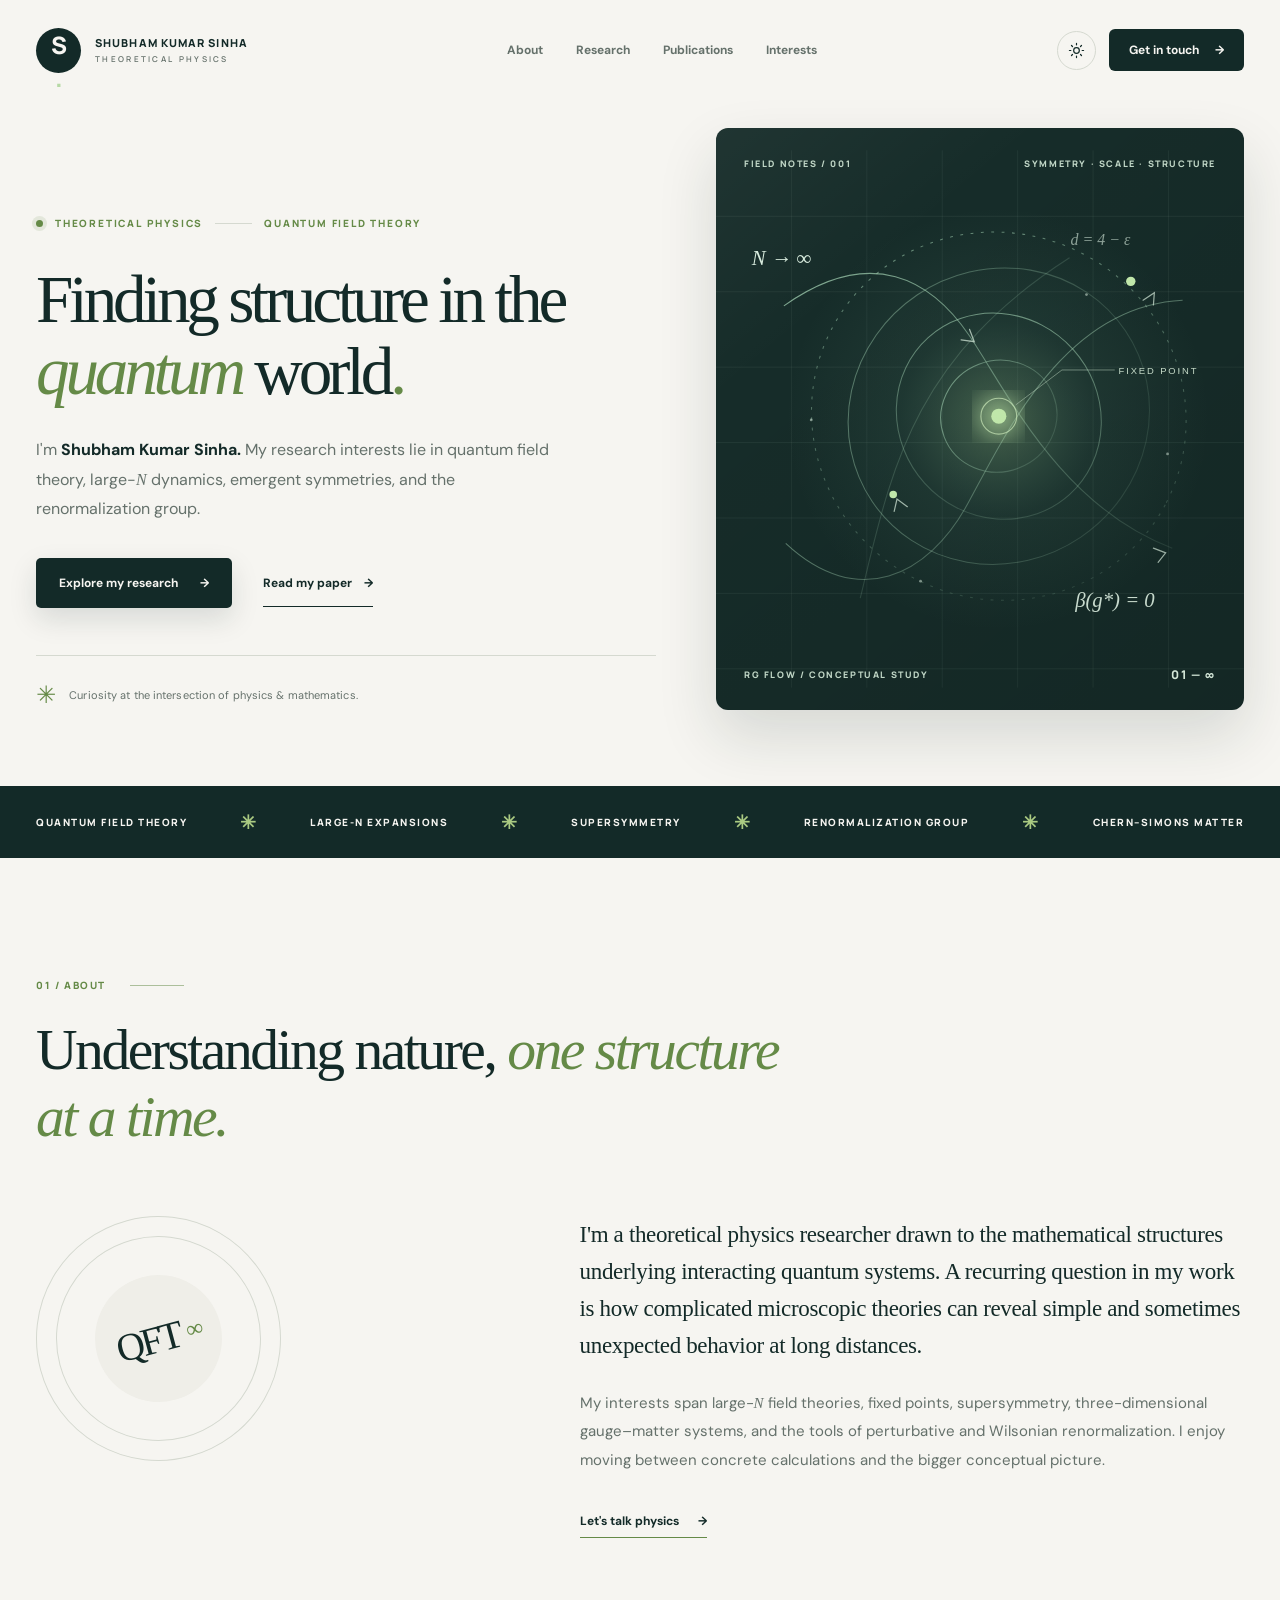
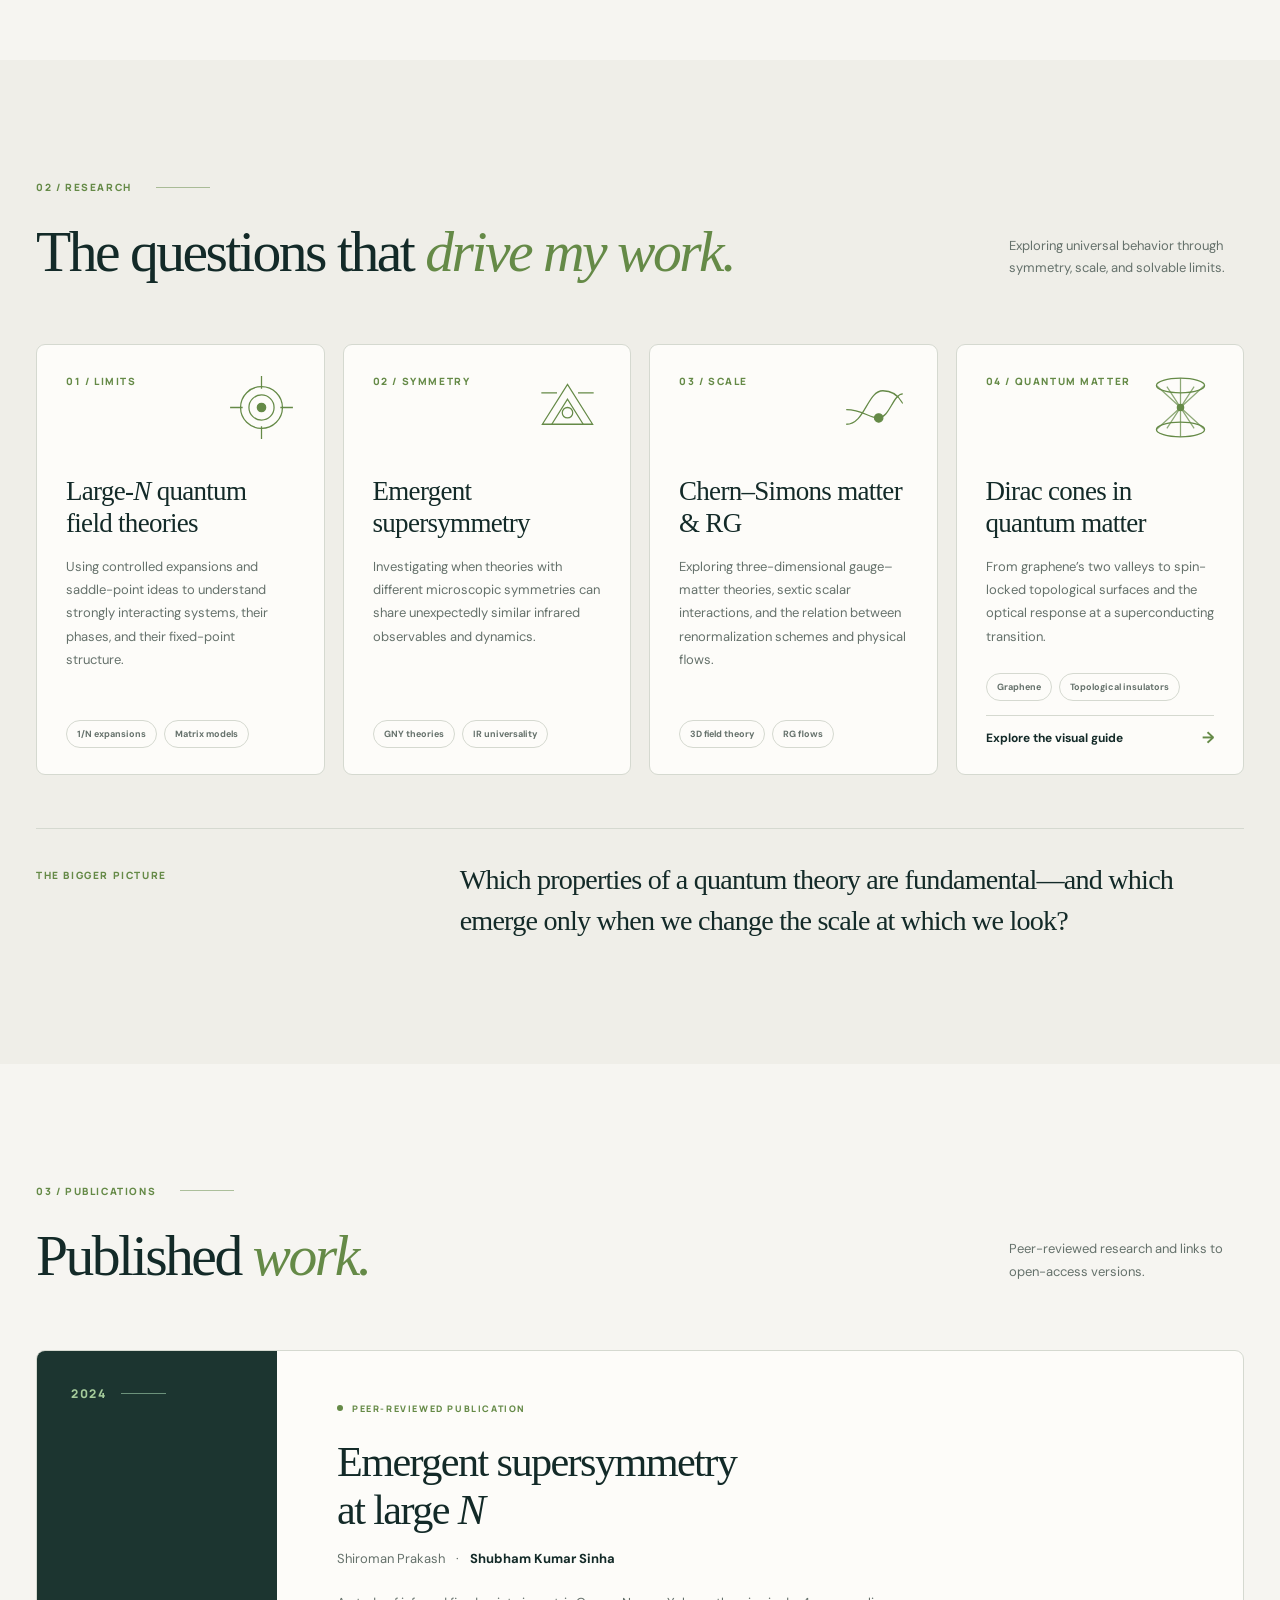
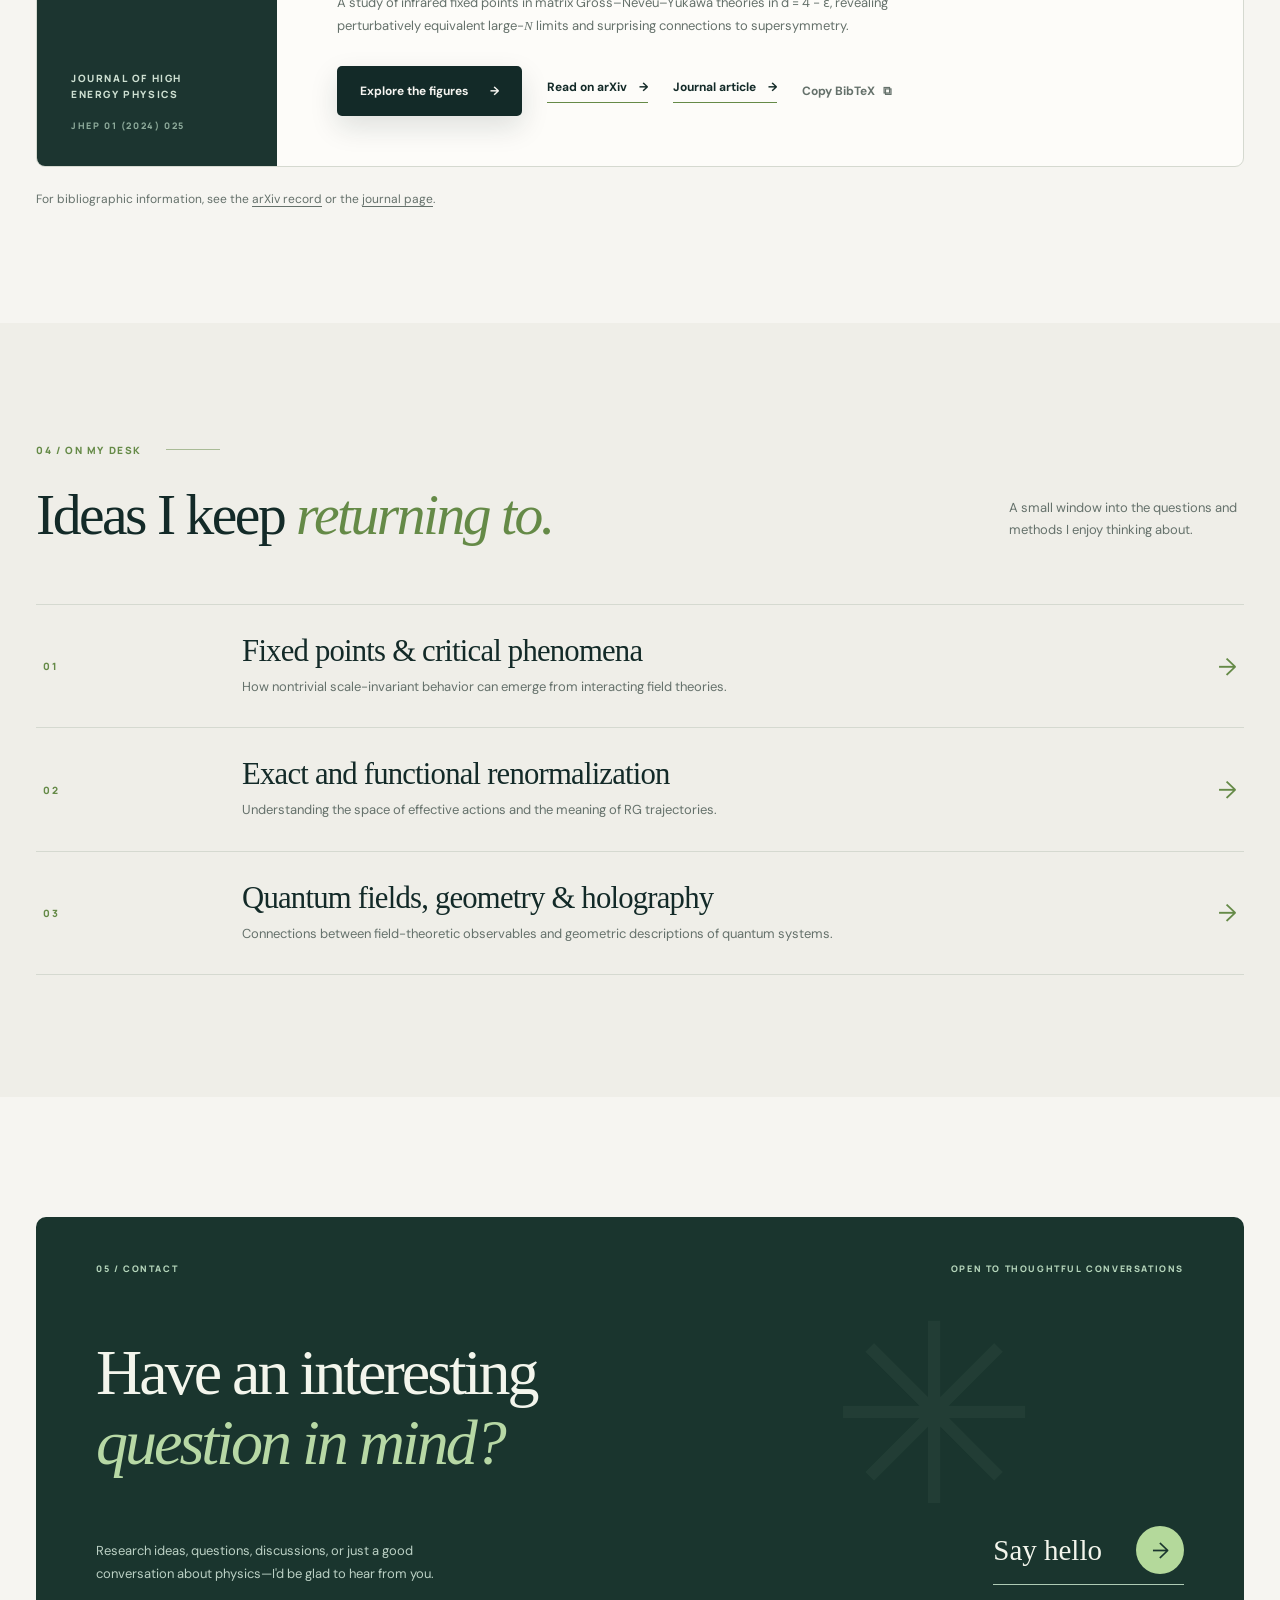
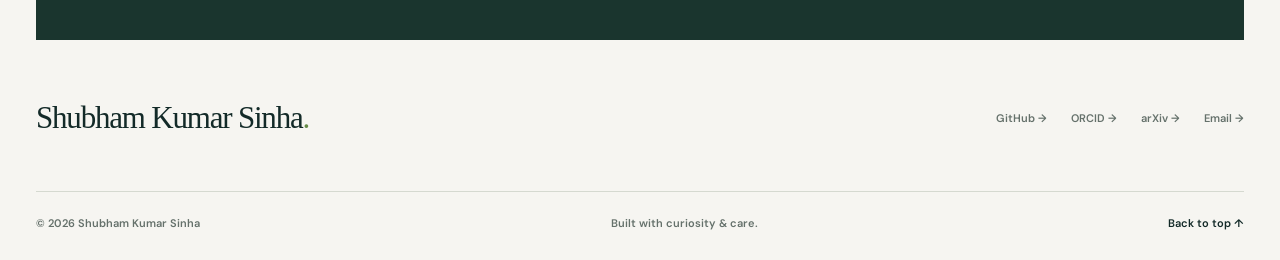
<file: index.html>
<!doctype html>
<html lang="en">
<head>
  <meta charset="utf-8">
  <meta name="viewport" content="width=device-width, initial-scale=1">
  <meta name="theme-color" content="#f6f5f1">
  <meta name="description" content="Shubham Kumar Sinha — theoretical physics researcher exploring quantum field theory, large-N limits, emergent symmetries, and renormalization.">
  <meta property="og:type" content="website">
  <meta property="og:title" content="Shubham Kumar Sinha | Theoretical Physics">
  <meta property="og:description" content="Research in quantum field theory, large-N dynamics, emergent symmetries, and renormalization.">
  <meta property="og:url" content="https://shubham-kumar-sinha.github.io/">
  <title>Shubham Kumar Sinha — Theoretical Physics</title>
  <link rel="icon" type="image/svg+xml" href="./favicon.svg">
  <link rel="stylesheet" href="./styles.css">
  <script defer src="./script.js"></script>
</head>
<body>
  <a class="skip-link" href="#main">Skip to content</a>
  <div class="site-shell" id="top">
    <header class="site-header" id="header">
      <a class="brand" href="#top" aria-label="Shubham Kumar Sinha, home">
        <span class="brand-mark" aria-hidden="true">S<span class="brand-accent">.</span></span>
        <span class="brand-wordmark">SHUBHAM KUMAR SINHA <small>THEORETICAL PHYSICS</small></span>
      </a>
      <nav class="desktop-nav" aria-label="Primary navigation">
        <a href="#about">About</a>
        <a href="#research">Research</a>
        <a href="#publications">Publications</a>
        <a href="#notes">Interests</a>
      </nav>
      <div class="header-actions">
        <button class="theme-toggle" type="button" aria-label="Switch to dark theme" title="Toggle color theme">
          <svg class="sun-icon" viewBox="0 0 24 24" fill="none" stroke="currentColor" stroke-width="1.7" stroke-linecap="round"><circle cx="12" cy="12" r="4"/><path d="M12 2v2m0 16v2M4.93 4.93l1.42 1.42m11.3 11.3 1.42 1.42M2 12h2m16 0h2M4.93 19.07l1.42-1.42m11.3-11.3 1.42-1.42"/></svg>
          <svg class="moon-icon" viewBox="0 0 24 24" fill="none" stroke="currentColor" stroke-width="1.7" stroke-linecap="round"><path d="M20.8 14.2A9 9 0 019.8 3.2 9 9 0 1020.8 14.2z"/></svg>
        </button>
        <a class="header-contact" href="#contact">Get in touch <span aria-hidden="true">→</span></a>
        <button class="menu-toggle" type="button" aria-label="Open menu" aria-expanded="false" aria-controls="mobile-nav"><span></span><span></span></button>
      </div>
      <nav class="mobile-nav" id="mobile-nav" aria-label="Mobile navigation" hidden>
        <a href="#about">About</a><a href="#research">Research</a><a href="#publications">Publications</a><a href="#notes">Interests</a><a href="#contact">Contact</a>
      </nav>
    </header>

    <main id="main">
      <section class="hero section-grid" aria-labelledby="hero-title">
        <div class="hero-copy">
          <div class="eyebrow"><span class="eyebrow-dot"></span> THEORETICAL PHYSICS <span class="eyebrow-line"></span> QUANTUM FIELD THEORY</div>
          <h1 id="hero-title">Finding structure in the <em>quantum</em> world<span class="period">.</span></h1>
          <p class="hero-intro">I'm <strong>Shubham Kumar Sinha.</strong> My research interests lie in quantum field theory, large-<span class="math-n">N</span> dynamics, emergent symmetries, and the renormalization group.</p>
          <div class="hero-buttons">
            <a class="button button-primary" href="#research">Explore my research <span aria-hidden="true">→</span></a>
            <a class="button button-text" href="https://arxiv.org/abs/2307.06841" target="_blank" rel="noopener noreferrer">Read my paper <span aria-hidden="true">→</span></a>
          </div>
          <div class="hero-footnote"><span class="little-spark" aria-hidden="true">✳</span><span>Curiosity at the intersection of physics & mathematics.</span></div>
        </div>
        <div class="hero-art" aria-label="Abstract illustration of renormalization group flow and fixed points">
          <div class="art-topline"><span>FIELD NOTES / 001</span><span>SYMMETRY · SCALE · STRUCTURE</span></div>
          <svg class="flow-art" viewBox="0 0 560 570" role="img" aria-labelledby="flow-title flow-desc">
            <title id="flow-title">An abstract map of a quantum field theory</title>
            <desc id="flow-desc">Concentric curved trajectories approach a luminous fixed point, with small dots and mathematical annotations.</desc>
            <defs>
              <radialGradient id="halo"><stop offset="0" stop-color="#c4f1a8" stop-opacity=".29"/><stop offset=".46" stop-color="#88c4a3" stop-opacity=".08"/><stop offset="1" stop-color="#88c4a3" stop-opacity="0"/></radialGradient>
              <linearGradient id="curves" x1="0" y1="0" x2="1" y2="1"><stop stop-color="#a8d8b8" stop-opacity=".75"/><stop offset="1" stop-color="#a8d8b8" stop-opacity=".12"/></linearGradient>
              <filter id="blur"><feGaussianBlur stdDeviation="13"/></filter>
            </defs>
            <g class="gridlines" stroke="#a3c2b2" stroke-opacity=".13" stroke-width=".7">
              <path d="M80 0V570M160 0V570M240 0V570M320 0V570M400 0V570M480 0V570"/>
              <path d="M0 70H560M0 150H560M0 230H560M0 310H560M0 390H560M0 470H560M0 550H560"/>
            </g>
            <circle cx="299" cy="285" r="225" fill="url(#halo)"/>
            <g fill="none" stroke="url(#curves)" stroke-width="1.1">
              <ellipse cx="300" cy="282" rx="200" ry="194" transform="rotate(28 300 282)" stroke-dasharray="3 8" opacity=".8"/>
              <ellipse cx="300" cy="282" rx="162" ry="155" transform="rotate(-34 300 282)" opacity=".65"/>
              <ellipse cx="300" cy="282" rx="112" ry="106" transform="rotate(48 300 282)" opacity=".9"/>
              <ellipse cx="300" cy="282" rx="62" ry="59" transform="rotate(-21 300 282)" opacity=".85"/>
              <path d="M74 417 C150 488 225 452 267 375 S370 165 495 159"/>
              <path d="M72 165 C165 99 229 138 269 197 S365 377 484 422"/>
              <path d="M153 475 C185 345 205 223 375 114" opacity=".4"/>
            </g>
            <g stroke="#d7ecdc" stroke-width="1.3" stroke-linecap="round" fill="none" opacity=".74"><path d="m453 159 12-8-1 13"/><path d="m464 422 13 5-8 10"/><path d="m269 190 5 13-14-2"/><path d="m189 383 3-13 11 8"/></g>
            <g fill="#c7efb0"><circle class="orbit-dot orbit-one" cx="440" cy="139" r="5"/><circle class="orbit-dot orbit-two" cx="188" cy="365" r="4"/><circle cx="300" cy="282" r="8"/><circle cx="300" cy="282" r="19" fill="none" stroke="#d7f2c7" stroke-width="1.2" opacity=".7"/></g>
            <circle cx="300" cy="282" r="23" fill="#c7efb0" opacity=".55" filter="url(#blur)"/>
            <g font-family="Georgia,serif" fill="#d8ecde" font-size="22" font-style="italic"><text x="38" y="122">N → ∞</text><text x="381" y="484">β(g*) = 0</text><text x="376" y="100" font-size="17" opacity=".62">d = 4 − ε</text></g>
            <g stroke="#bdd6bf" stroke-opacity=".7" fill="none"><path d="M318 270L367 233L423 233" stroke-width=".8"/></g><text x="427" y="237" fill="#cfe5d2" font-family="Arial,sans-serif" font-size="10" letter-spacing="2">FIXED POINT</text>
            <g fill="#d8ecde" opacity=".55"><circle cx="101" cy="286" r="1.5"/><circle cx="479" cy="322" r="1.5"/><circle cx="393" cy="153" r="1.5"/><circle cx="217" cy="457" r="1.5"/></g>
          </svg>
          <div class="art-bottomline"><span>RG FLOW / CONCEPTUAL STUDY</span><span class="art-index">01 — ∞</span></div>
        </div>
      </section>

      <div class="topic-strip" aria-label="Research areas"><div class="topic-strip-inner"><span>QUANTUM FIELD THEORY</span><i aria-hidden="true">✳</i><span>LARGE-N EXPANSIONS</span><i aria-hidden="true">✳</i><span>SUPERSYMMETRY</span><i aria-hidden="true">✳</i><span>RENORMALIZATION GROUP</span><i aria-hidden="true">✳</i><span>CHERN–SIMONS MATTER</span></div></div>

      <section class="about section-pad" id="about" aria-labelledby="about-title">
        <div class="section-heading reveal"><div class="overline"><span>01 / ABOUT</span><span class="overline-rule"></span></div><h2 id="about-title">Understanding nature, <em>one structure at a time.</em></h2></div>
        <div class="about-body reveal">
          <div class="about-stamp" aria-hidden="true"><span>QFT</span><span>∞</span></div>
          <div class="about-text"><p>I'm a theoretical physics researcher drawn to the mathematical structures underlying interacting quantum systems. A recurring question in my work is how complicated microscopic theories can reveal simple and sometimes unexpected behavior at long distances.</p><p>My interests span large-<span class="math-n">N</span> field theories, fixed points, supersymmetry, three-dimensional gauge–matter systems, and the tools of perturbative and Wilsonian renormalization. I enjoy moving between concrete calculations and the bigger conceptual picture.</p><a class="inline-link" href="#contact">Let's talk physics <span aria-hidden="true">→</span></a></div>
        </div>
      </section>

      <section class="research section-pad" id="research" aria-labelledby="research-title">
        <div class="section-heading reveal"><div class="overline"><span>02 / RESEARCH</span><span class="overline-rule"></span></div><div class="heading-flex"><h2 id="research-title">The questions that <em>drive my work.</em></h2><p>Exploring universal behavior through symmetry, scale, and solvable limits.</p></div></div>
        <div class="research-grid">
          <article class="research-card reveal"><div class="card-top"><span>01 / LIMITS</span><svg viewBox="0 0 64 64" aria-hidden="true"><circle cx="32" cy="32" r="20"/><circle cx="32" cy="32" r="12"/><circle cx="32" cy="32" r="4" fill="currentColor"/><path d="M32 2v12M32 50v12M2 32h12M50 32h12"/></svg></div><h3>Large-<span class="math-n">N</span> quantum field theories</h3><p>Using controlled expansions and saddle-point ideas to understand strongly interacting systems, their phases, and their fixed-point structure.</p><div class="card-tags"><span>1/N expansions</span><span>Matrix models</span></div></article>
          <article class="research-card reveal"><div class="card-top"><span>02 / SYMMETRY</span><svg viewBox="0 0 64 64" aria-hidden="true"><path d="M8 48 32 10l24 38H8Z"/><path d="M17 48 32 24l15 24"/><circle cx="32" cy="37" r="5"/><path d="M7 18h15M42 18h15"/></svg></div><h3>Emergent supersymmetry</h3><p>Investigating when theories with different microscopic symmetries can share unexpectedly similar infrared observables and dynamics.</p><div class="card-tags"><span>GNY theories</span><span>IR universality</span></div></article>
          <article class="research-card reveal"><div class="card-top"><span>03 / SCALE</span><svg viewBox="0 0 64 64" aria-hidden="true"><path d="M5 48c18 0 20-32 35-32s18 12 19 12"/><path d="M5 34c16 0 21 8 31 8s14-23 23-23"/><circle cx="36" cy="42" r="4" fill="currentColor"/></svg></div><h3>Chern–Simons matter & RG</h3><p>Exploring three-dimensional gauge–matter theories, sextic scalar interactions, and the relation between renormalization schemes and physical flows.</p><div class="card-tags"><span>3D field theory</span><span>RG flows</span></div></article>
          <a class="research-card research-card-link reveal" href="./research/dirac-cones/" aria-labelledby="dirac-card-title">
            <div class="card-top"><span>04 / QUANTUM MATTER</span><svg viewBox="0 0 64 64" aria-hidden="true"><ellipse cx="32" cy="11" rx="23" ry="7"/><ellipse cx="32" cy="53" rx="23" ry="7"/><path d="M9 11l46 42M55 11 9 53M19 12l26 40M45 12 19 52M32 4v56" opacity=".73"/><circle cx="32" cy="32" r="3" fill="currentColor"/></svg></div>
            <h3 id="dirac-card-title">Dirac cones in quantum matter</h3>
            <p>From graphene’s two valleys to spin-locked topological surfaces and the optical response at a superconducting transition.</p>
            <div class="card-tags"><span>Graphene</span><span>Topological insulators</span></div>
            <span class="research-card-cta">Explore the visual guide <span aria-hidden="true">→</span></span>
          </a>
        </div>
        <div class="research-footer reveal"><span>THE BIGGER PICTURE</span><p>Which properties of a quantum theory are fundamental—and which emerge only when we change the scale at which we look?</p></div>
      </section>

      <section class="publications section-pad" id="publications" aria-labelledby="publications-title">
        <div class="section-heading reveal"><div class="overline"><span>03 / PUBLICATIONS</span><span class="overline-rule"></span></div><div class="heading-flex"><h2 id="publications-title">Published <em>work.</em></h2><p>Peer-reviewed research and links to open-access versions.</p></div></div>
        <article class="paper-card reveal">
          <div class="paper-side"><div class="paper-year">2024<span class="paper-year-line"></span></div><span class="paper-category">JOURNAL OF HIGH<br>ENERGY PHYSICS</span><span class="paper-serial">JHEP 01 (2024) 025</span></div>
          <div class="paper-content"><span class="paper-kicker"><span class="paper-dot"></span> PEER-REVIEWED PUBLICATION</span><h3>Emergent supersymmetry<br>at large <span class="math-n">N</span></h3><p class="paper-authors">Shiroman Prakash <span aria-hidden="true">·</span> <strong>Shubham Kumar Sinha</strong></p><p class="paper-abstract">A study of infrared fixed points in matrix Gross–Neveu–Yukawa theories in <span class="nowrap">d = 4 − ε</span>, revealing perturbatively equivalent large-<span class="math-n">N</span> limits and surprising connections to supersymmetry.</p><div class="paper-actions"><a class="button button-primary" href="./publications/emergent-supersymmetry/figures/">Explore the figures <span aria-hidden="true">→</span></a><a class="paper-link" href="https://arxiv.org/abs/2307.06841" target="_blank" rel="noopener noreferrer">Read on arXiv <span aria-hidden="true">→</span></a><a class="paper-link" href="https://doi.org/10.1007/JHEP01(2024)025" target="_blank" rel="noopener noreferrer">Journal article <span aria-hidden="true">→</span></a><button class="citation-button" type="button">Copy BibTeX <span class="copy-icon" aria-hidden="true">⧉</span></button></div></div>
        </article>
        <p class="pub-note reveal">For bibliographic information, see the <a href="https://arxiv.org/abs/2307.06841" target="_blank" rel="noopener noreferrer">arXiv record</a> or the <a href="https://doi.org/10.1007/JHEP01(2024)025" target="_blank" rel="noopener noreferrer">journal page</a>.</p>
      </section>

      <section class="interests section-pad" id="notes" aria-labelledby="interests-title">
        <div class="section-heading reveal"><div class="overline"><span>04 / ON MY DESK</span><span class="overline-rule"></span></div><div class="heading-flex"><h2 id="interests-title">Ideas I keep <em>returning to.</em></h2><p>A small window into the questions and methods I enjoy thinking about.</p></div></div>
        <div class="interest-list">
          <div class="interest-row reveal"><span class="interest-number">01</span><div><h3>Fixed points & critical phenomena</h3><p>How nontrivial scale-invariant behavior can emerge from interacting field theories.</p></div><span class="interest-glyph" aria-hidden="true">→</span></div>
          <div class="interest-row reveal"><span class="interest-number">02</span><div><h3>Exact and functional renormalization</h3><p>Understanding the space of effective actions and the meaning of RG trajectories.</p></div><span class="interest-glyph" aria-hidden="true">→</span></div>
          <div class="interest-row reveal"><span class="interest-number">03</span><div><h3>Quantum fields, geometry & holography</h3><p>Connections between field-theoretic observables and geometric descriptions of quantum systems.</p></div><span class="interest-glyph" aria-hidden="true">→</span></div>
        </div>
      </section>

      <section class="contact section-pad" id="contact" aria-labelledby="contact-title"><div class="contact-inner reveal"><div class="contact-top"><span>05 / CONTACT</span><span>OPEN TO THOUGHTFUL CONVERSATIONS</span></div><h2 id="contact-title">Have an interesting<br><em>question in mind?</em></h2><div class="contact-bottom"><p>Research ideas, questions, discussions, or just a good conversation about physics—I'd be glad to hear from you.</p><a class="contact-cta" href="mailto:shbkrsi@gmail.com" aria-label="Send an email to Shubham Kumar Sinha"><span>Say hello</span><span class="contact-arrow" aria-hidden="true">→</span></a></div><span class="contact-decor" aria-hidden="true">✳</span></div></section>
    </main>

    <footer class="footer"><div class="footer-main"><a class="footer-brand" href="#top">Shubham Kumar Sinha<span>.</span></a><div class="footer-links"><a href="https://github.com/shubham-kumar-sinha" target="_blank" rel="noopener noreferrer">GitHub →</a><a href="https://orcid.org/0009-0005-8349-832X" target="_blank" rel="noopener noreferrer">ORCID →</a><a href="https://arxiv.org/abs/2307.06841" target="_blank" rel="noopener noreferrer">arXiv →</a><a href="mailto:shbkrsi@gmail.com">Email →</a></div></div><div class="footer-bottom"><span>© <span id="year">2026</span> Shubham Kumar Sinha</span><span>Built with curiosity & care.</span><a href="#top">Back to top ↑</a></div></footer>
  </div>
</body>
</html>
</file>
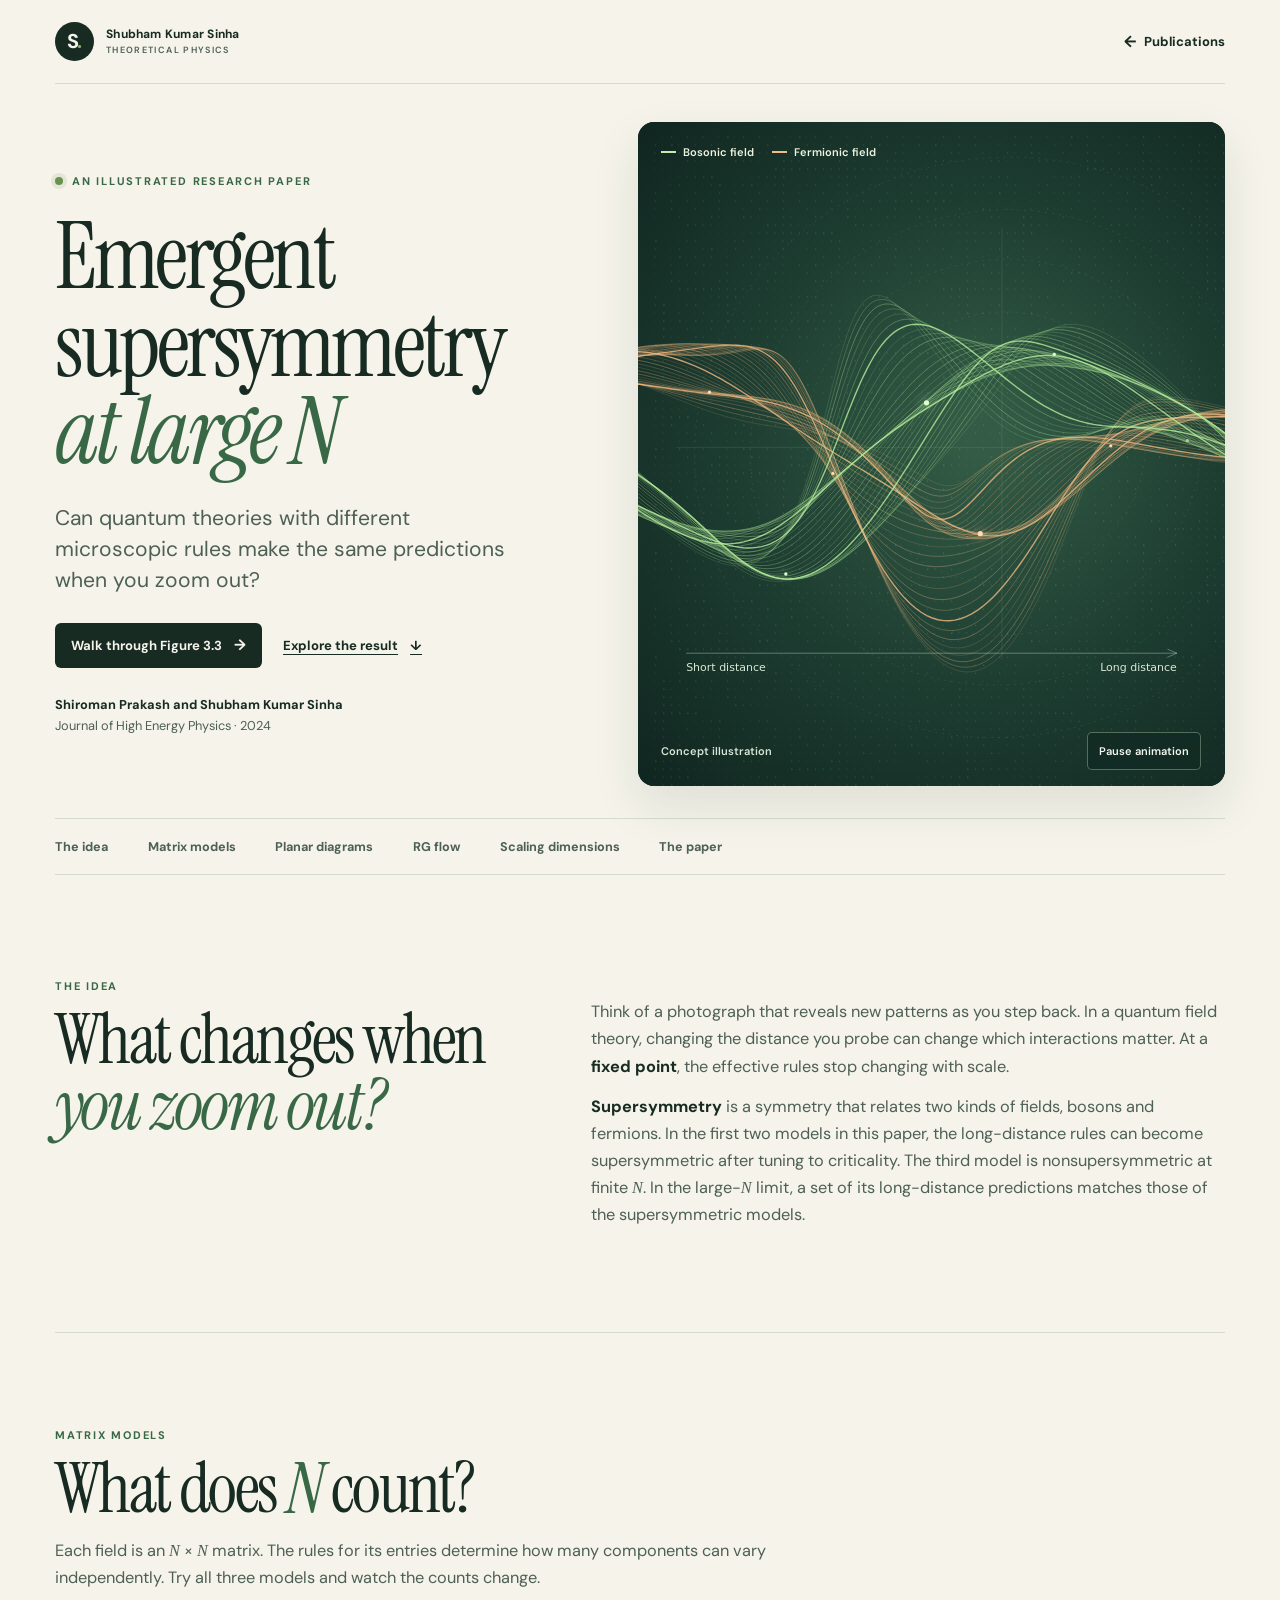
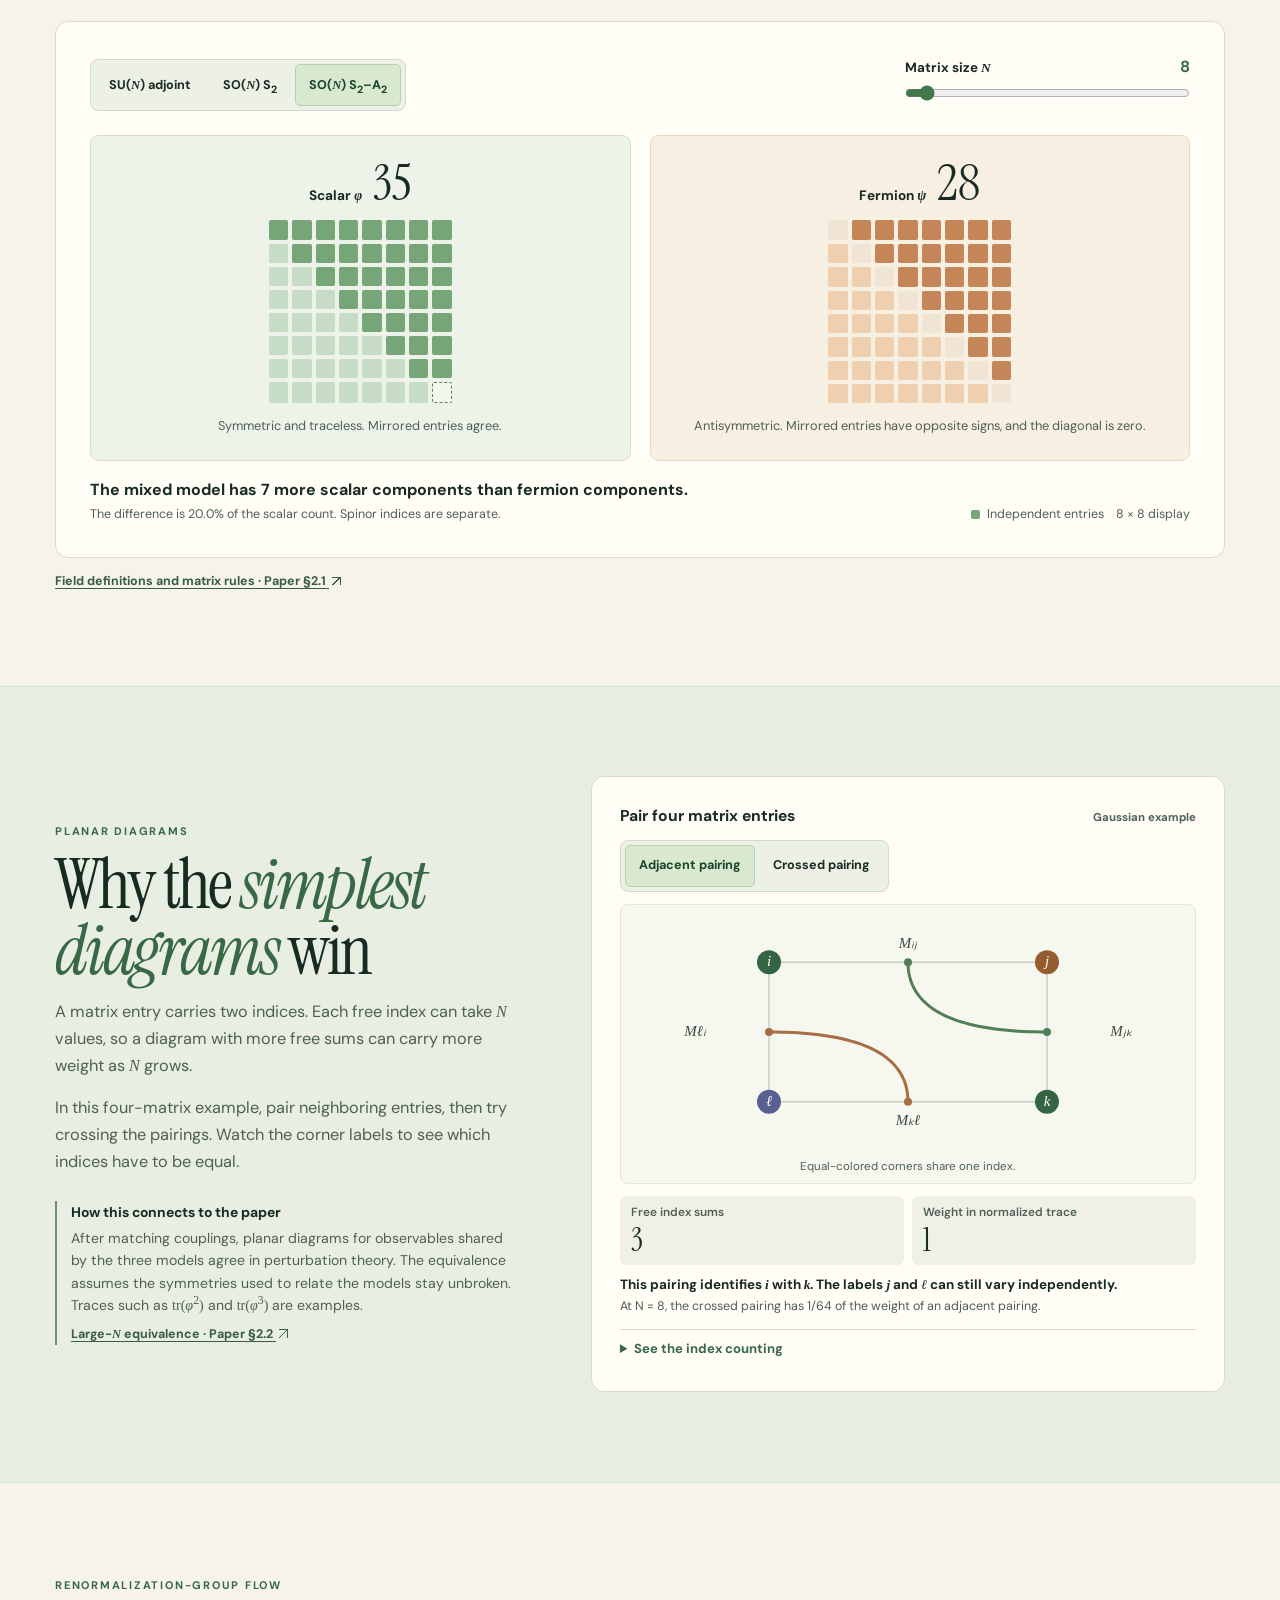
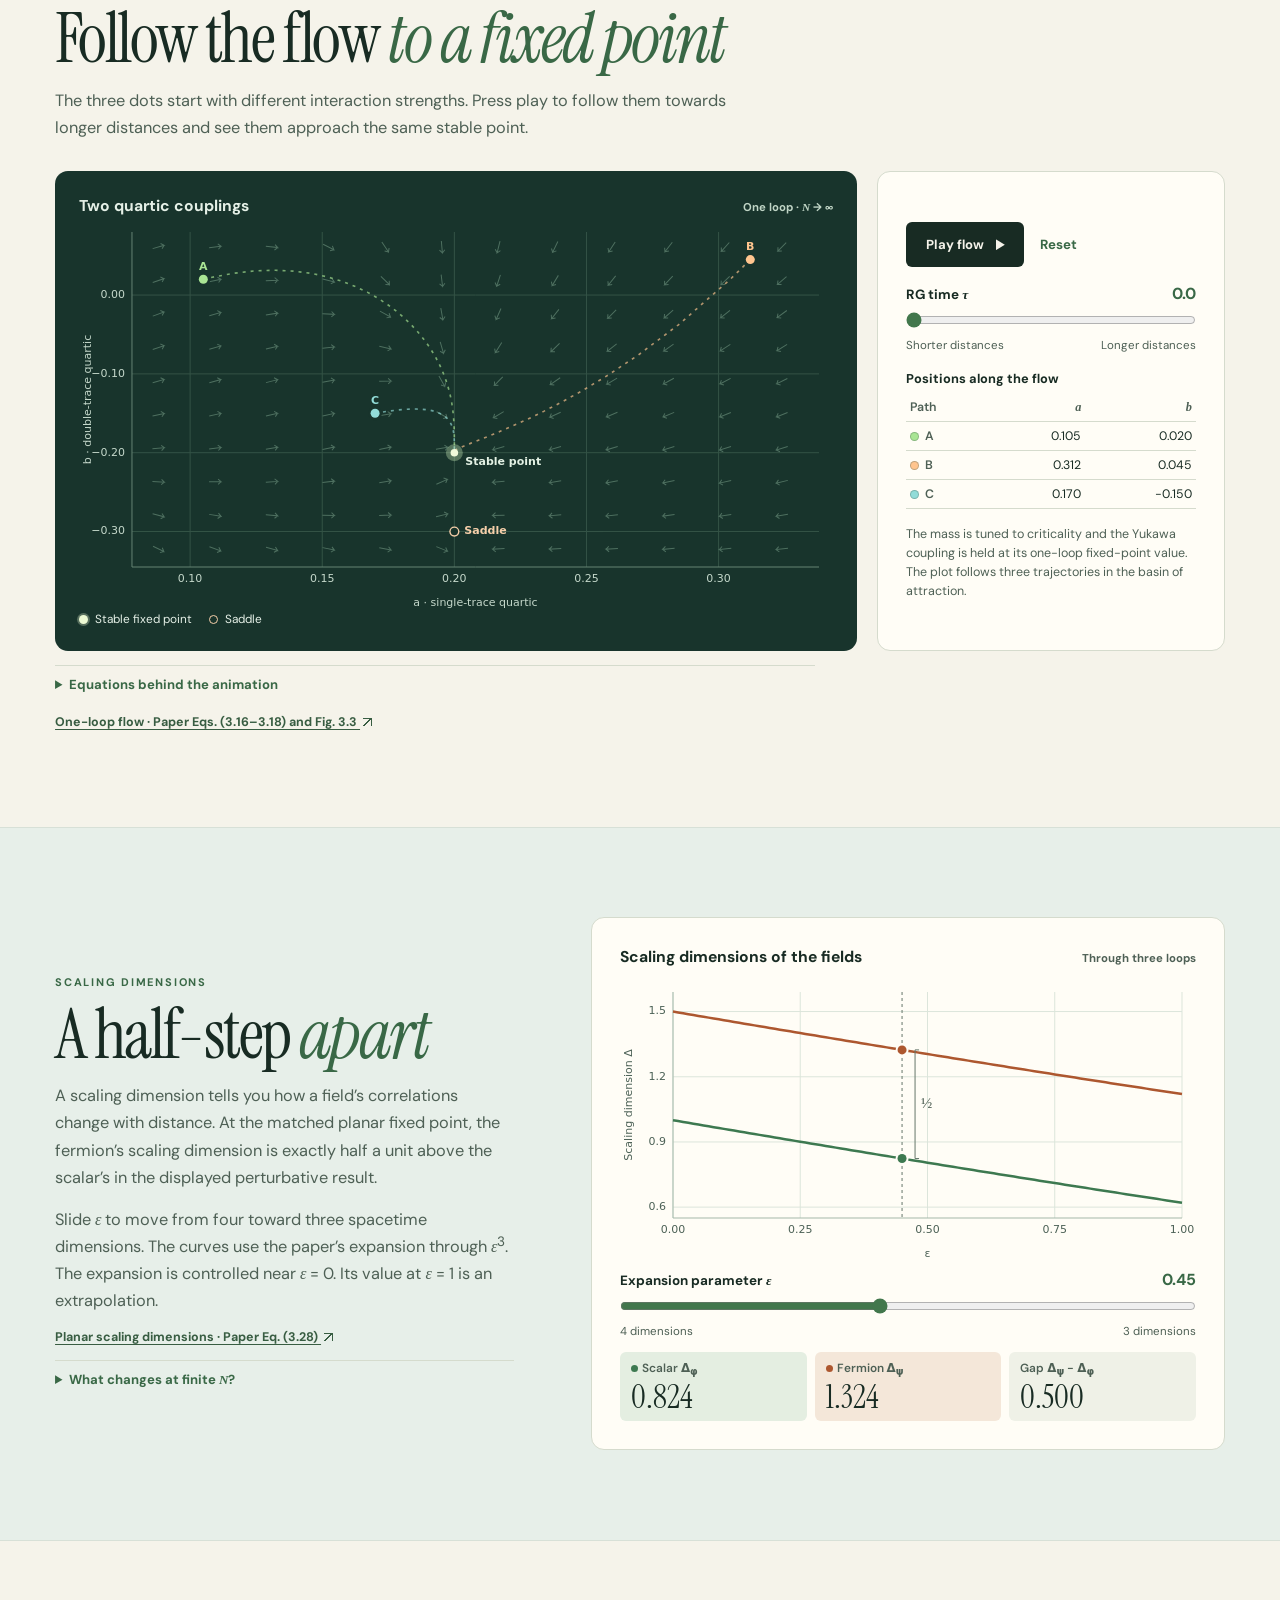
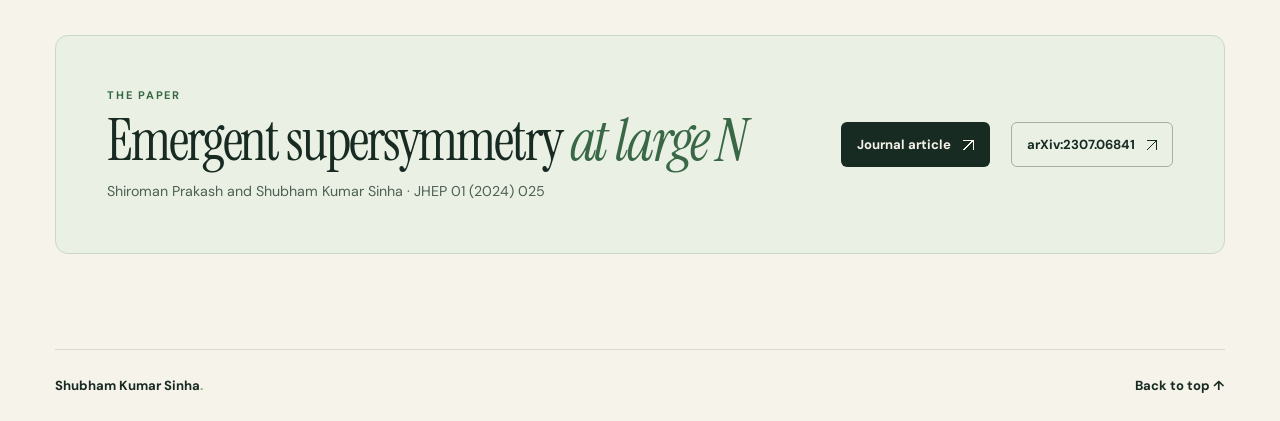
<file: publications/emergent-supersymmetry/index.html>
<!doctype html>
<html lang="en">
<head>
  <meta charset="utf-8">
  <meta name="viewport" content="width=device-width, initial-scale=1">
  <meta name="theme-color" content="#f5f3ea">
  <meta name="description" content="An illustrated guide to Emergent supersymmetry at large N by Shiroman Prakash and Shubham Kumar Sinha. Explore the matrix models, follow their renormalization-group flow, and see which predictions agree.">
  <meta property="og:type" content="article">
  <meta property="og:title" content="Emergent supersymmetry at large N">
  <meta property="og:description" content="An interactive tour of a quantum field theory result. Build the matrices, follow the flow, and see what changes when N grows.">
  <meta property="og:url" content="https://shubham-kumar-sinha.github.io/publications/emergent-supersymmetry/">
  <link rel="canonical" href="https://shubham-kumar-sinha.github.io/publications/emergent-supersymmetry/">
  <link rel="icon" type="image/svg+xml" href="../../favicon.svg">
  <link rel="preconnect" href="https://fonts.googleapis.com">
  <link rel="preconnect" href="https://fonts.gstatic.com" crossorigin>
  <link rel="stylesheet" href="https://fonts.googleapis.com/css2?family=DM+Sans:wght@400;500;600;700&family=Instrument+Serif:ital@0;1&display=swap">
  <link rel="stylesheet" href="explainer.css">
  <script src="illustrations.js" defer></script>
  <script src="explorer.js" defer></script>
  <title>Emergent supersymmetry at large N | Shubham Kumar Sinha</title>
</head>
<body>
  <a class="skip-link" href="#main">Skip to content</a>

  <header class="site-header wrap" id="top">
    <a class="brand" href="../../">
      <span class="brand-mark" aria-hidden="true">S<span>.</span></span>
      <span>Shubham Kumar Sinha <small>Theoretical physics</small></span>
    </a>
    <a class="back-link" href="../../#publications"><span aria-hidden="true">←</span> Publications</a>
  </header>

  <main id="main">
    <section class="hero wrap" aria-labelledby="page-title">
      <div class="hero-copy">
        <p class="eyebrow"><span class="eyebrow-dot" aria-hidden="true"></span> An illustrated research paper</p>
        <h1 id="page-title">Emergent<br class="hero-break"> supersymmetry<br class="hero-break"> <em>at large <var>N</var></em></h1>
        <p class="hero-question">Can quantum theories with different microscopic rules make the same predictions when you zoom out?</p>
        <div class="hero-actions">
          <a class="button button-primary" href="./figures/">Walk through Figure 3.3 <span aria-hidden="true">→</span></a>
          <a class="text-link" href="#idea">Explore the result <span aria-hidden="true">↓</span></a>
        </div>
        <div class="byline">
          <span>Shiroman Prakash and Shubham Kumar Sinha</span>
          <span>Journal of High Energy Physics · 2024</span>
        </div>
      </div>
      <figure class="cover">
        <canvas id="cover-art" aria-hidden="true"></canvas>
        <figcaption class="cover-caption">
          <span><i class="cover-swatch cover-swatch-mint" aria-hidden="true"></i> Bosonic field</span>
          <span><i class="cover-swatch cover-swatch-gold" aria-hidden="true"></i> Fermionic field</span>
        </figcaption>
        <div class="cover-footer">
          <span>Concept illustration</span>
          <button type="button" id="cover-toggle" class="motion-button requires-js">Pause animation</button>
        </div>
      </figure>
    </section>

    <noscript><p class="wrap small">Enable JavaScript to use the animations and interactive plots.</p></noscript>

    <nav class="chapter-nav wrap" aria-label="On this page">
      <a href="#idea">The idea</a>
      <a href="#models">Matrix models</a>
      <a href="#planar">Planar diagrams</a>
      <a href="#flow">RG flow</a>
      <a href="#dimensions">Scaling dimensions</a>
      <a href="#paper">The paper</a>
    </nav>

    <section class="wrap idea" id="idea" aria-labelledby="idea-title">
      <div>
        <p class="eyebrow">The idea</p>
        <h2 id="idea-title">What changes when <em>you zoom out?</em></h2>
      </div>
      <div class="idea-copy">
        <p>Think of a photograph that reveals new patterns as you step back. In a quantum field theory, changing the distance you probe can change which interactions matter. At a <strong>fixed point</strong>, the effective rules stop changing with scale.</p>
        <p><strong>Supersymmetry</strong> is a symmetry that relates two kinds of fields, bosons and fermions. In the first two models in this paper, the long-distance rules can become supersymmetric after tuning to criticality. The third model is nonsupersymmetric at finite <var>N</var>. In the large-<var>N</var> limit, a set of its long-distance predictions matches those of the supersymmetric models.</p>
      </div>
    </section>

    <section class="wrap section" id="models" aria-labelledby="models-title">
      <header class="section-intro">
        <p class="eyebrow">Matrix models</p>
        <h2 id="models-title">What does <em><var>N</var></em> count?</h2>
        <p>Each field is an <var>N</var> × <var>N</var> matrix. The rules for its entries determine how many components can vary independently. Try all three models and watch the counts change.</p>
      </header>

      <div class="matrix-lab panel">
        <div class="matrix-controls">
          <div class="segmented requires-js" role="group" aria-label="Choose a matrix model">
            <button type="button" data-model="unitary" aria-pressed="false">SU(<var>N</var>) adjoint</button>
            <button type="button" data-model="symmetric" aria-pressed="false">SO(<var>N</var>) S<sub>2</sub></button>
            <button type="button" data-model="mixed" aria-pressed="true">SO(<var>N</var>) S<sub>2</sub>–A<sub>2</sub></button>
          </div>
          <div class="slider-box matrix-slider requires-js">
            <div class="slider-label"><label for="matrix-size">Matrix size <var>N</var></label><output id="size-value" for="matrix-size">8</output></div>
            <input type="range" id="matrix-size" min="3" max="100" value="8">
          </div>
        </div>

        <div class="matrix-pair">
          <article class="matrix-card scalar-card">
            <div class="matrix-heading"><h3>Scalar <var>φ</var></h3><span id="scalar-count" class="matrix-number">35</span></div>
            <div class="matrix-grid" id="scalar-matrix" aria-hidden="true"></div>
            <p id="scalar-rule">Symmetric and traceless. Mirrored entries agree.</p>
          </article>
          <article class="matrix-card fermion-card">
            <div class="matrix-heading"><h3>Fermion <var>ψ</var></h3><span id="fermion-count" class="matrix-number">28</span></div>
            <div class="matrix-grid" id="fermion-matrix" aria-hidden="true"></div>
            <p id="fermion-rule">Antisymmetric. Mirrored entries have opposite signs, and the diagonal is zero.</p>
          </article>
        </div>

        <div class="matrix-footer">
          <div>
            <p id="matrix-summary" role="status">The mixed model has 7 more scalar components than fermion components.</p>
            <p id="matrix-detail" class="small">The counts refer to internal field components. Spinor indices are separate.</p>
          </div>
          <p class="matrix-key small requires-js"><i aria-hidden="true"></i> Independent entries <span id="matrix-window">8 × 8 display</span></p>
        </div>
      </div>
      <a class="source-link" href="https://arxiv.org/pdf/2307.06841#page=7">Field definitions and matrix rules · Paper §2.1 <span class="external-icon" aria-hidden="true"></span></a>
    </section>

    <section class="planar-band" id="planar" aria-labelledby="planar-title">
      <div class="wrap planar-inner">
        <div class="planar-copy">
          <p class="eyebrow">Planar diagrams</p>
          <h2 id="planar-title">Why the <em>simplest diagrams</em> win</h2>
          <p>A matrix entry carries two indices. Each free index can take <var>N</var> values, so a diagram with more free sums can carry more weight as <var>N</var> grows.</p>
          <p>In this four-matrix example, pair neighboring entries, then try crossing the pairings. Watch the corner labels to see which indices have to be equal.</p>
          <div class="paper-note">
            <h3>How this connects to the paper</h3>
            <p>After matching couplings, planar diagrams for observables shared by the three models agree in perturbation theory. The equivalence assumes the symmetries used to relate the models stay unbroken. Traces such as <span class="equation">tr(<var>φ</var><sup>2</sup>)</span> and <span class="equation">tr(<var>φ</var><sup>3</sup>)</span> are examples.</p>
            <a class="source-link" href="https://arxiv.org/pdf/2307.06841#page=9">Large-<var>N</var> equivalence · Paper §2.2 <span class="external-icon" aria-hidden="true"></span></a>
          </div>
        </div>

        <div class="pairing-lab panel">
          <div class="lab-title"><h3>Pair four matrix entries</h3><span>Gaussian example</span></div>
          <div class="pair-buttons segmented requires-js" role="group" aria-label="Choose an index pairing">
            <button type="button" data-pair="adjacent" aria-pressed="true">Adjacent pairing</button>
            <button type="button" data-pair="crossed" aria-pressed="false">Crossed pairing</button>
          </div>
          <figure class="pair-figure">
            <canvas id="pair-plot" role="img" aria-label="Adjacent pairing of four matrix entries. The corner indices i and k are identified, leaving three free indices."></canvas>
            <figcaption>Equal-colored corners share one index.</figcaption>
          </figure>
          <div class="pair-readouts">
            <div><span>Free index sums</span><strong id="pair-sums">3</strong></div>
            <div><span>Weight in normalized trace</span><strong id="pair-weight">1</strong></div>
          </div>
          <p id="pair-summary" role="status">This pairing identifies <var>i</var> with <var>k</var>. The labels <var>j</var> and <var>ℓ</var> can still vary independently.</p>
          <p class="small" id="pair-numbers">At <var>N</var> = 8, the crossed pairing has 1/64 of the weight of an adjacent pairing.</p>
          <details class="math-details">
            <summary>See the index counting</summary>
            <p>In this toy Hermitian Gaussian matrix, a contraction gives
              <span class="equation">⟨<var>M</var><sub>ij</sub><var>M</var><sub>kl</sub>⟩ = δ<sub>il</sub>δ<sub>jk</sub>/<var>N</var></span>.
              The two contractions contribute 1/<var>N</var><sup>2</sup> and the normalized trace contributes another 1/<var>N</var>. Three free sums give <var>N</var><sup>3</sup> and one free sum gives <var>N</var>. The two adjacent pairings and one crossed pairing give a total of 2 + 1/<var>N</var><sup>2</sup>.</p>
          </details>
        </div>
      </div>
    </section>

    <section class="wrap section flow-section" id="flow" aria-labelledby="flow-title">
      <header class="section-intro">
        <p class="eyebrow">Renormalization-group flow</p>
        <h2 id="flow-title">Follow the flow <em>to a fixed point</em></h2>
        <p>The three dots start with different interaction strengths. Press play to follow them towards longer distances and see them approach the same stable point.</p>
      </header>

      <div class="flow-lab">
        <figure class="flow-figure">
          <div class="flow-title"><h3>Two quartic couplings</h3><span>One loop · <var>N</var> → ∞</span></div>
          <canvas id="flow-plot" role="img" aria-label="One-loop renormalization-group flow in the two rescaled quartic couplings, with three trajectories approaching the stable fixed point (0.2, −0.2)."></canvas>
          <figcaption><span><i class="fixed-key" aria-hidden="true"></i> Stable fixed point</span><span><i class="saddle-key" aria-hidden="true"></i> Saddle</span></figcaption>
        </figure>

        <div class="flow-controls panel">
          <div class="flow-playback">
            <button class="button button-primary requires-js" id="flow-play" type="button"><span id="flow-play-label">Play flow</span><span class="flow-icon" aria-hidden="true"></span></button>
            <button class="plain-button requires-js" id="flow-reset" type="button">Reset</button>
          </div>
          <div class="slider-box requires-js">
            <div class="slider-label"><label for="flow-time">RG time <var>τ</var></label><output id="time-value" for="flow-time">0.0</output></div>
            <input type="range" id="flow-time" min="0" max="30" step="0.1" value="0">
            <div class="slider-endpoints"><span>Shorter distances</span><span>Longer distances</span></div>
          </div>
          <table class="flow-table">
            <caption>Positions along the flow</caption>
            <thead><tr><th scope="col">Path</th><th scope="col"><var>a</var></th><th scope="col"><var>b</var></th></tr></thead>
            <tbody>
              <tr><th scope="row"><i class="path-key path-a" aria-hidden="true"></i> A</th><td id="flow-a-0">0.105</td><td id="flow-b-0">0.020</td></tr>
              <tr><th scope="row"><i class="path-key path-b" aria-hidden="true"></i> B</th><td id="flow-a-1">0.312</td><td id="flow-b-1">0.045</td></tr>
              <tr><th scope="row"><i class="path-key path-c" aria-hidden="true"></i> C</th><td id="flow-a-2">0.170</td><td id="flow-b-2">−0.150</td></tr>
            </tbody>
          </table>
          <p class="small">The mass is tuned to criticality and the Yukawa coupling is held at its one-loop fixed-point value. The plot follows three trajectories in the basin of attraction.</p>
        </div>
      </div>
      <details class="math-details flow-details">
        <summary>Equations behind the animation</summary>
        <p>Set <span class="equation"><var>a</var> = λ<sub>1</sub>/[(4π)<sup>2</sup>ε]</span>,
          <span class="equation"><var>b</var> = λ<sub>2</sub>/[(4π)<sup>2</sup>ε]</span>,
          <span class="equation"><var>u</var> = λ<sub>y</sub><sup>2</sup>/[(4π)<sup>2</sup>ε]</span> and
          <span class="equation"><var>τ</var> = ε log(μ<sub>0</sub>/μ)</span>.
          At <span class="equation"><var>u</var> = 16/5</span>, the one-loop equations become</p>
        <p class="display-equations"><span>d<var>a</var>/d<var>τ</var> = (3/5)<var>a</var> − 4<var>a</var><sup>2</sup> + 1/25</span>
          <span>d<var>b</var>/d<var>τ</var> = (3/5)<var>b</var> − 6<var>a</var><sup>2</sup> − 8<var>ab</var> − 2<var>b</var><sup>2</sup> + 3/25</span></p>
        <p>In this slice, <span class="equation">(1/5, −1/5)</span> is stable and <span class="equation">(1/5, −3/10)</span> is a saddle. The stable point is the supersymmetric point of the SU(<var>N</var>) and SO(<var>N</var>) S<sub>2</sub> models. The matched mixed-model fixed point shares the large-<var>N</var> flow after rescaling.</p>
      </details>
      <a class="source-link" href="https://arxiv.org/pdf/2307.06841#page=23">One-loop flow · Paper Eqs. (3.16–3.18) and Fig. 3.3 <span class="external-icon" aria-hidden="true"></span></a>
    </section>

    <section class="dimensions-band" id="dimensions" aria-labelledby="dimensions-title">
      <div class="wrap dimensions-inner">
        <div class="dimensions-copy">
          <p class="eyebrow">Scaling dimensions</p>
          <h2 id="dimensions-title">A half-step <em>apart</em></h2>
          <p>A scaling dimension tells you how a field’s correlations change with distance. At the matched planar fixed point, the fermion’s scaling dimension is exactly half a unit above the scalar’s in the displayed perturbative result.</p>
          <p>Slide <var>ε</var> to move from four toward three spacetime dimensions. The curves use the paper’s expansion through <var>ε</var><sup>3</sup>. The expansion is controlled near <var>ε</var> = 0. Its value at <var>ε</var> = 1 is an extrapolation.</p>
          <a class="source-link" href="https://arxiv.org/pdf/2307.06841#page=24">Planar scaling dimensions · Paper Eq. (3.28) <span class="external-icon" aria-hidden="true"></span></a>
          <details class="math-details">
            <summary>What changes at finite <var>N</var>?</summary>
            <p>In the mixed model the leading one-loop correction to the gap is <span class="equation">+<var>ε</var>/(5<var>N</var>)</span>. It falls away as <var>N</var> grows. This expansion describes large finite <var>N</var>. <a class="source-link" href="https://arxiv.org/pdf/2307.06841#page=40">Paper Eq. (5.9) <span class="external-icon" aria-hidden="true"></span></a></p>
          </details>
        </div>

        <div class="dimensions-lab panel">
          <div class="lab-title"><h3>Scaling dimensions of the fields</h3><span>Through three loops</span></div>
          <canvas id="dimensions-plot" role="img" aria-label="Scalar and fermion scaling dimensions at large N as functions of epsilon. The fermion curve stays one-half above the scalar curve."></canvas>
          <div class="slider-box requires-js">
            <div class="slider-label"><label for="epsilon">Expansion parameter <var>ε</var></label><output id="epsilon-value" for="epsilon">0.45</output></div>
            <input type="range" id="epsilon" min="0" max="1" step="0.01" value="0.45">
            <div class="slider-endpoints"><span>4 dimensions</span><span>3 dimensions</span></div>
          </div>
          <div class="dimension-readouts">
            <div><span><i class="dimension-key scalar-key" aria-hidden="true"></i> Scalar Δ<sub>φ</sub></span><strong id="dimension-scalar">0.824</strong></div>
            <div><span><i class="dimension-key fermion-key" aria-hidden="true"></i> Fermion Δ<sub>ψ</sub></span><strong id="dimension-fermion">1.324</strong></div>
            <div><span>Gap Δ<sub>ψ</sub> − Δ<sub>φ</sub></span><strong>0.500</strong></div>
          </div>
        </div>
      </div>
    </section>

    <section class="wrap section" id="paper" aria-labelledby="paper-title">
      <div class="paper-cta">
        <div>
          <p class="eyebrow">The paper</p>
          <h2 id="paper-title">Emergent supersymmetry <em>at large <var>N</var></em></h2>
          <p>Shiroman Prakash and Shubham Kumar Sinha · JHEP 01 (2024) 025</p>
        </div>
        <div class="paper-actions">
          <a class="button button-primary" href="https://doi.org/10.1007/JHEP01(2024)025">Journal article <span class="external-icon" aria-hidden="true"></span></a>
          <a class="button button-outline" href="https://arxiv.org/abs/2307.06841">arXiv:2307.06841 <span class="external-icon" aria-hidden="true"></span></a>
        </div>
      </div>
    </section>
  </main>

  <footer class="wrap footer">
    <a href="../../">Shubham Kumar Sinha<span>.</span></a>
    <a href="#top">Back to top <span aria-hidden="true">↑</span></a>
  </footer>
</body>
</html>
</file>
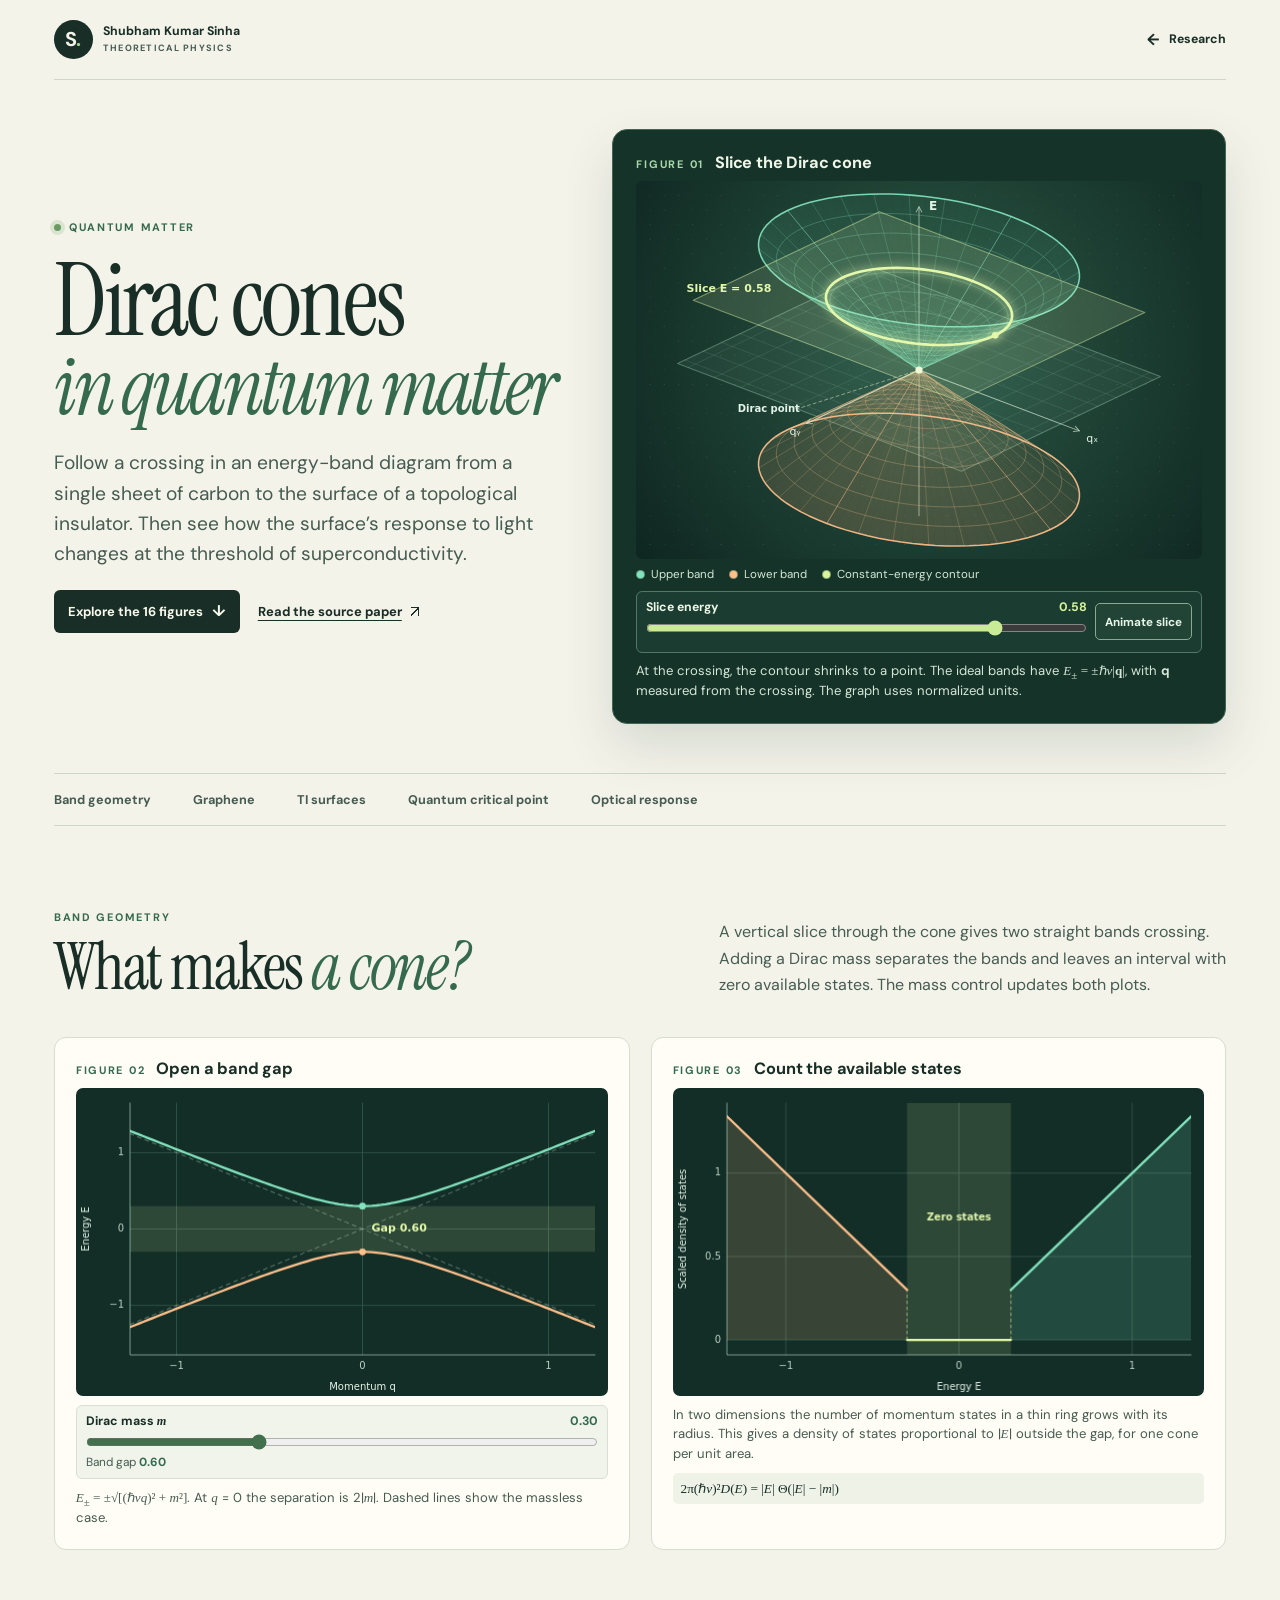
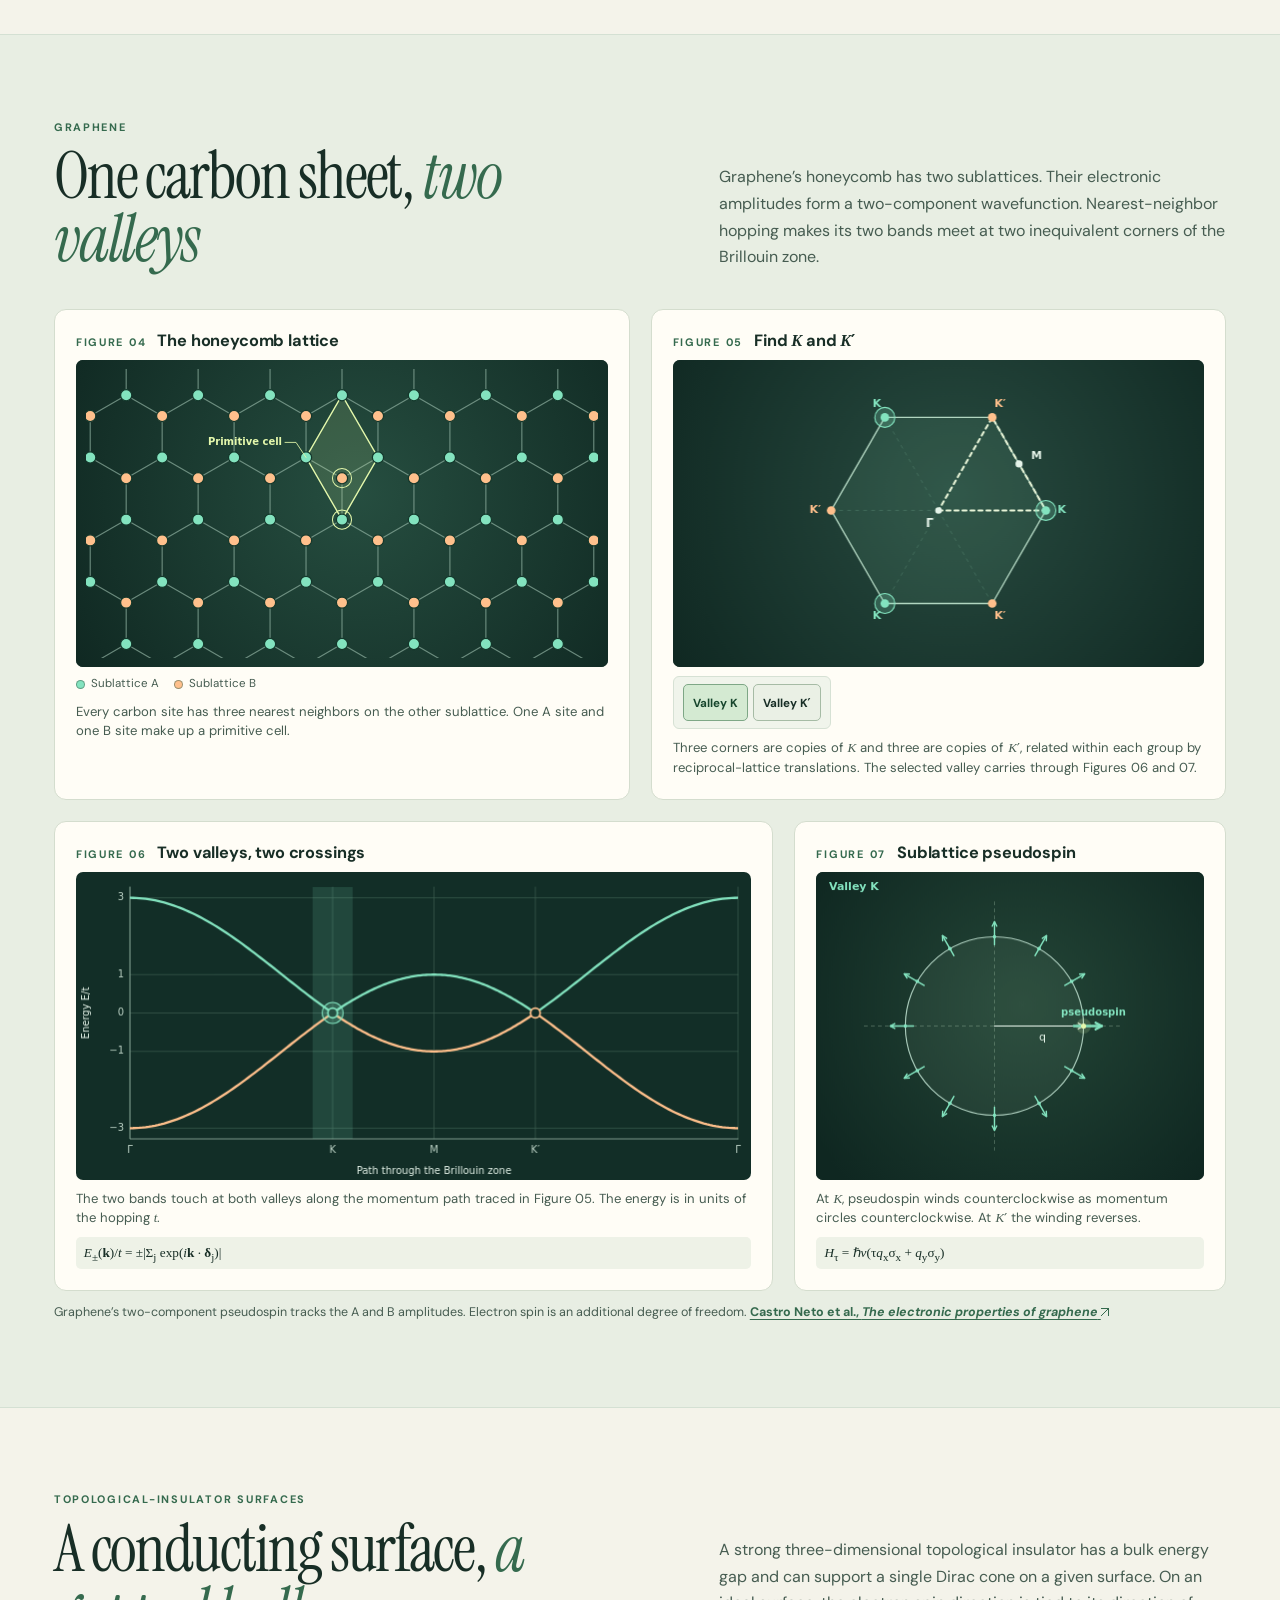
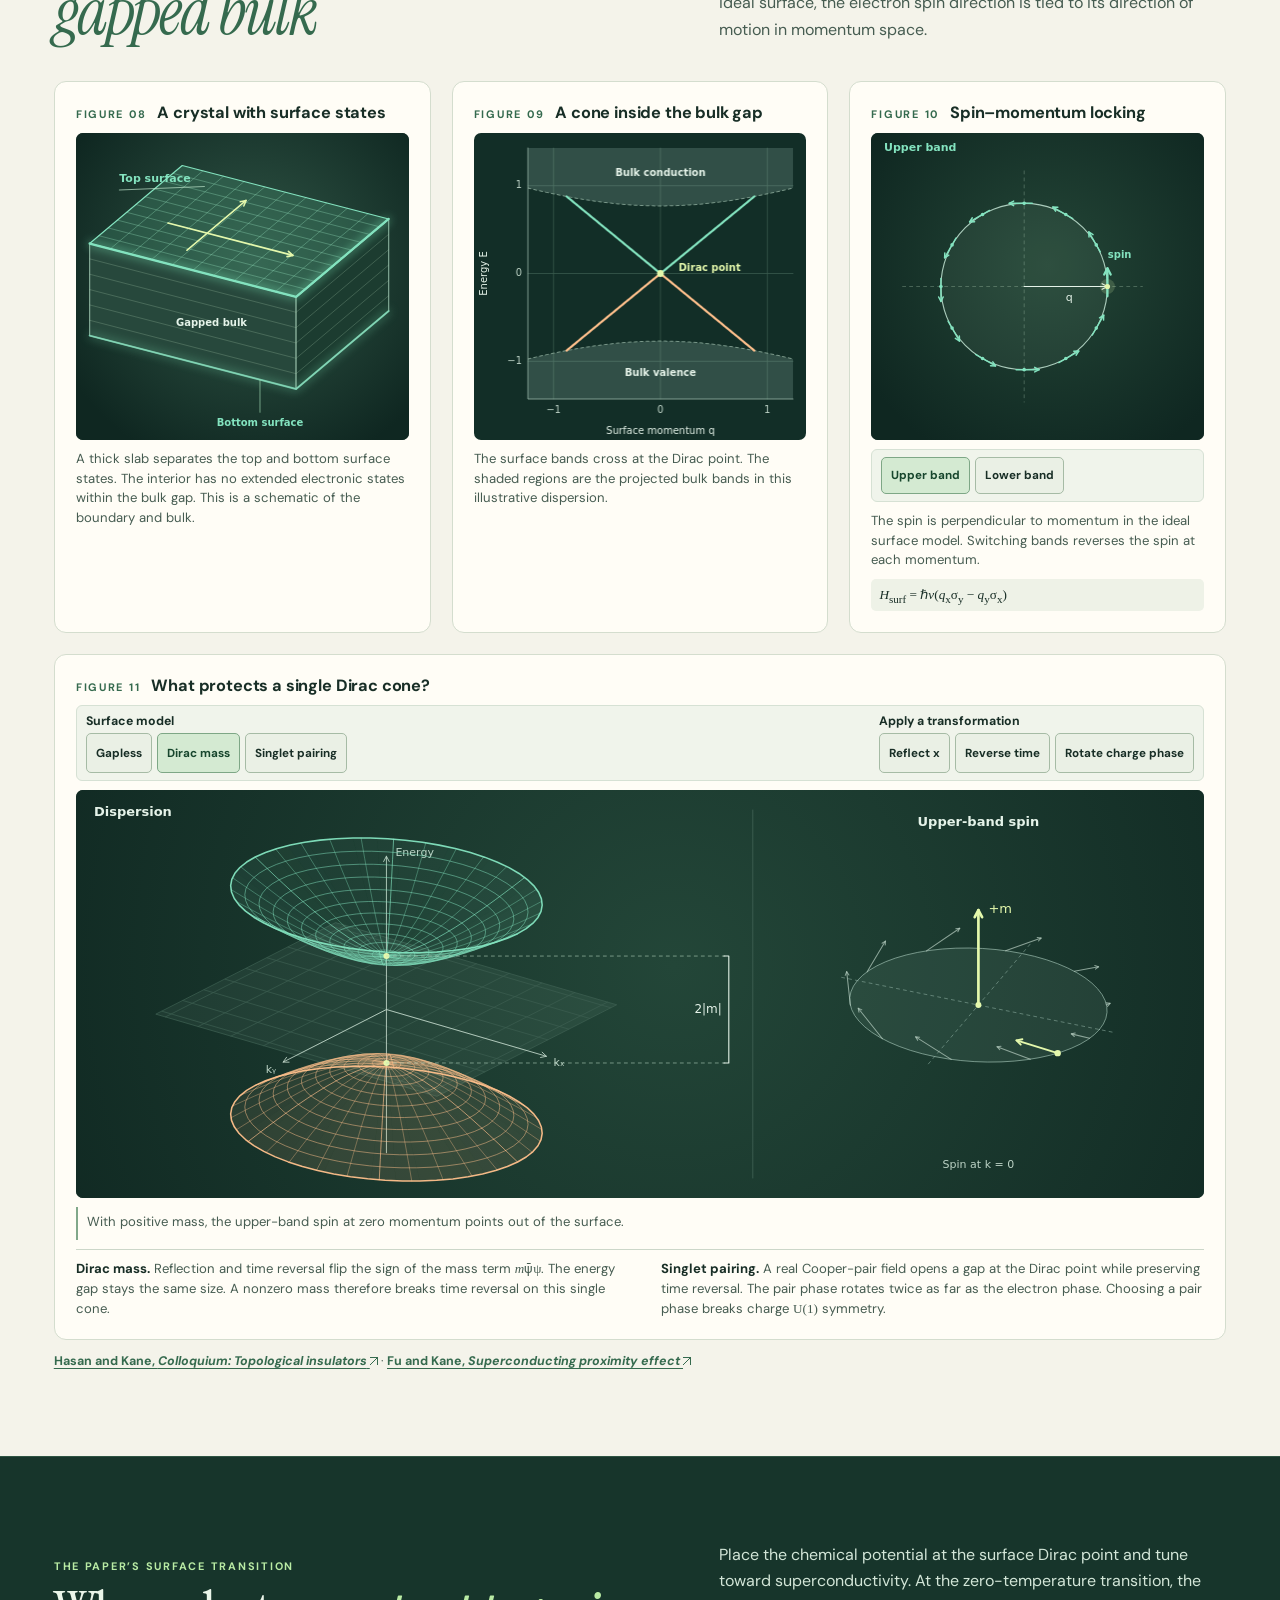
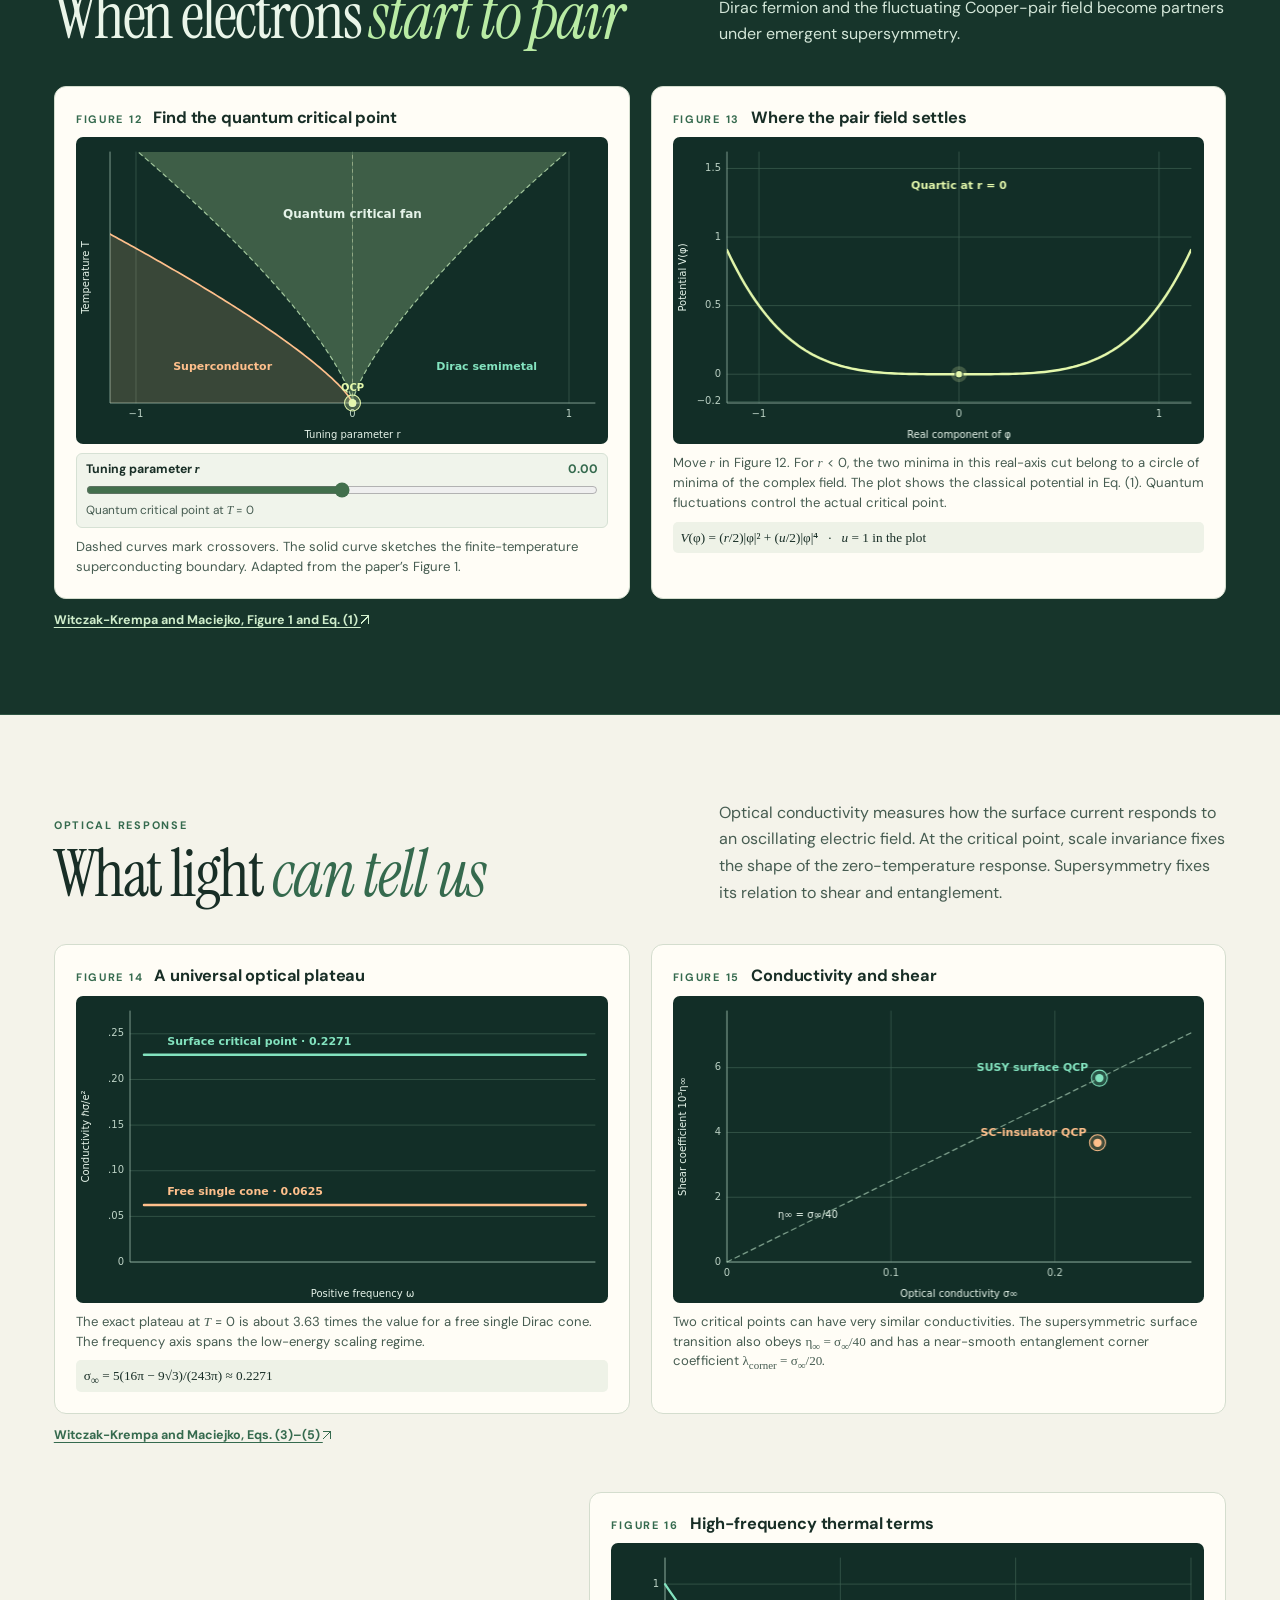
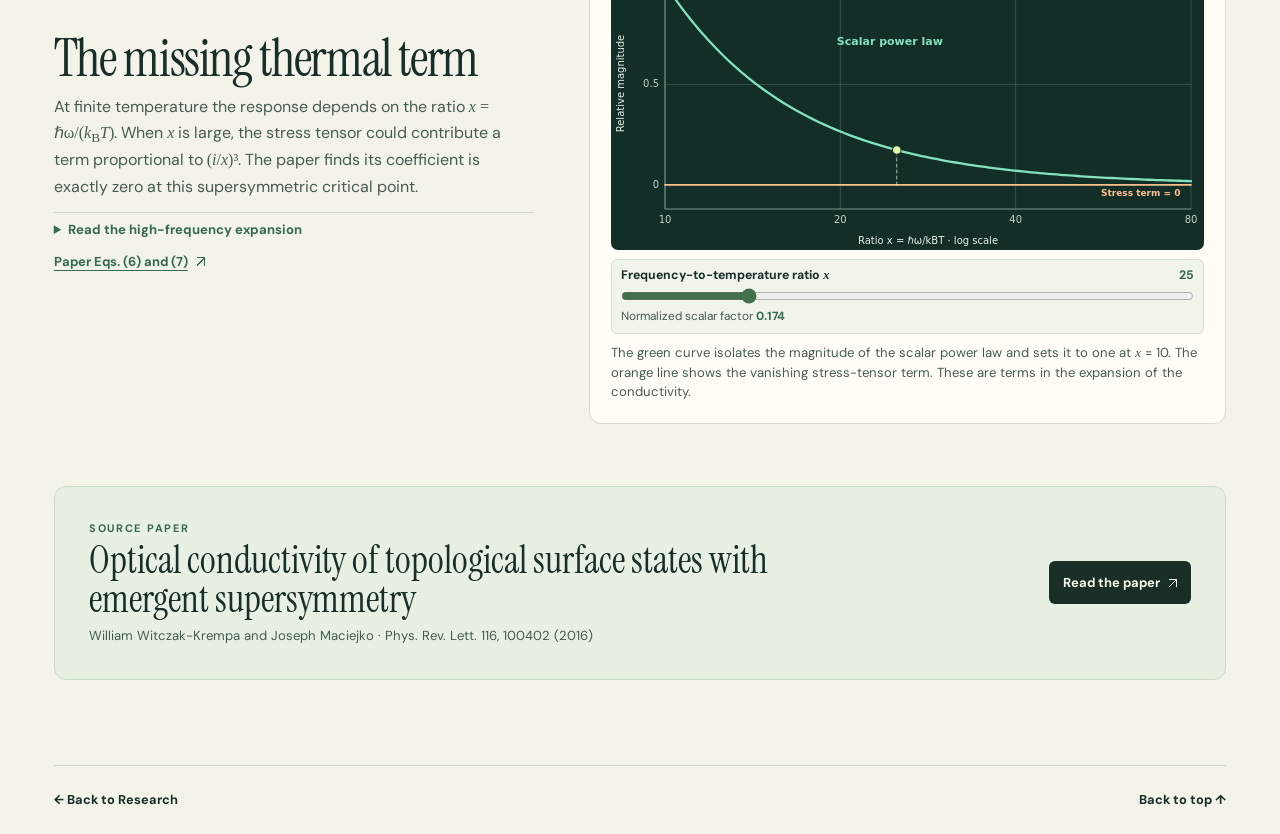
<file: research/dirac-cones/index.html>
<!doctype html>
<html lang="en">
<head>
  <meta charset="utf-8">
  <meta name="viewport" content="width=device-width, initial-scale=1">
  <meta name="theme-color" content="#f4f3ea">
  <meta name="description" content="An illustrated guide to Dirac cones, graphene, topological-insulator surfaces, and the optical signature of emergent supersymmetry. Explore 16 figures and interactive models.">
  <meta property="og:type" content="article">
  <meta property="og:title" content="Dirac cones in quantum matter">
  <meta property="og:description" content="Follow a Dirac cone from graphene to a topological surface and an exact prediction for how it responds to light.">
  <meta property="og:url" content="https://shubham-kumar-sinha.github.io/research/dirac-cones/">
  <link rel="canonical" href="https://shubham-kumar-sinha.github.io/research/dirac-cones/">
  <link rel="icon" type="image/svg+xml" href="../../favicon.svg">
  <link rel="preconnect" href="https://fonts.googleapis.com">
  <link rel="preconnect" href="https://fonts.gstatic.com" crossorigin>
  <link rel="stylesheet" href="https://fonts.googleapis.com/css2?family=DM+Sans:wght@400;500;600;700&family=Instrument+Serif:ital@0;1&display=swap">
  <link rel="stylesheet" href="dirac.css?v=2">
  <script type="module" src="dirac.js"></script>
  <script type="module" src="symmetry.js"></script>
  <title>Dirac cones in quantum matter | Shubham Kumar Sinha</title>
</head>
<body>
  <a class="skip-link" href="#main">Skip to content</a>
  <header class="site-header wrap" id="top">
    <a class="brand" href="../../">
      <span class="brand-mark" aria-hidden="true">S<span>.</span></span>
      <span>Shubham Kumar Sinha<small>Theoretical physics</small></span>
    </a>
    <a class="back" href="../../#research"><span aria-hidden="true">←</span> Research</a>
  </header>

  <main id="main">
    <section class="hero wrap" aria-labelledby="title">
      <div class="hero-copy">
        <p class="overline"><i aria-hidden="true"></i> Quantum matter</p>
        <h1 id="title">Dirac cones <em>in quantum matter</em></h1>
        <p class="hero-lead">Follow a crossing in an energy-band diagram from a single sheet of carbon to the surface of a topological insulator. Then see how the surface’s response to light changes at the threshold of superconductivity.</p>
        <div class="hero-actions">
          <a class="button primary" href="#bands">Explore the 16 figures <span aria-hidden="true">↓</span></a>
          <a class="text-link" href="https://arxiv.org/pdf/1510.06397">Read the source paper <i class="external" aria-hidden="true"></i></a>
        </div>
      </div>

      <figure class="panel hero-plot" id="fig-cone">
        <figcaption>
          <p class="fig-number">Figure 01</p>
          <h2>Slice the Dirac cone</h2>
        </figcaption>
        <canvas data-plot="cone" role="img" aria-label="Upper and lower linear energy bands form two cones touching at zero energy and momentum. A horizontal energy slice cuts a circular contour through one cone."></canvas>
        <div class="plot-legend">
          <span><i class="legend upper" aria-hidden="true"></i> Upper band</span>
          <span><i class="legend lower" aria-hidden="true"></i> Lower band</span>
          <span><i class="legend highlight" aria-hidden="true"></i> Constant-energy contour</span>
        </div>
        <div class="control hero-control">
          <div class="range-wrap">
            <div class="control-label"><label for="energy-slice">Slice energy</label><output id="slice-value" for="energy-slice" aria-live="off">0.58</output></div>
            <input type="range" id="energy-slice" min="-0.96" max="0.96" step="0.01" value="0.58">
          </div>
          <button class="small-button" id="sweep" type="button">Animate slice</button>
        </div>
        <p class="caption-copy">At the crossing, the contour shrinks to a point. The ideal bands have <span class="math"><var>E</var><sub>±</sub> = ±ℏ<var>v</var>|<b>q</b>|</span>, with <b>q</b> measured from the crossing. The graph uses normalized units.</p>
      </figure>
    </section>

    <nav class="chapter-nav wrap" aria-label="On this page">
      <a href="#bands">Band geometry</a>
      <a href="#graphene">Graphene</a>
      <a href="#surface">TI surfaces</a>
      <a href="#critical">Quantum critical point</a>
      <a href="#response">Optical response</a>
    </nav>
    <noscript><p class="wrap no-script">Enable JavaScript to view the figures and use the controls. The explanations and source links are below.</p></noscript>

    <section class="chapter wrap" id="bands" aria-labelledby="bands-title">
      <header class="chapter-head">
        <div><p class="overline">Band geometry</p><h2 id="bands-title">What makes <em>a cone?</em></h2></div>
        <p>A vertical slice through the cone gives two straight bands crossing. Adding a Dirac mass separates the bands and leaves an interval with zero available states. The mass control updates both plots.</p>
      </header>
      <div class="figure-grid two">
        <figure class="panel" id="fig-mass">
          <figcaption><p class="fig-number">Figure 02</p><h3>Open a band gap</h3></figcaption>
          <canvas data-plot="mass" role="img" aria-label="Energy versus momentum for a massive Dirac cone. The band edges at zero momentum are plus and minus the mass."></canvas>
          <div class="control">
            <div class="control-label"><label for="dirac-mass">Dirac mass <var>m</var></label><output id="mass-value" for="dirac-mass">0.30</output></div>
            <input type="range" id="dirac-mass" min="0" max="0.9" step="0.01" value="0.30">
            <p class="control-note">Band gap <output id="gap-value" aria-live="off">0.60</output></p>
          </div>
          <p class="caption-copy"><span class="math"><var>E</var><sub>±</sub> = ±√[(ℏ<var>v</var><var>q</var>)² + <var>m</var>²]</span>. At <var>q</var> = 0 the separation is 2|<var>m</var>|. Dashed lines show the massless case.</p>
        </figure>
        <figure class="panel" id="fig-dos">
          <figcaption><p class="fig-number">Figure 03</p><h3>Count the available states</h3></figcaption>
          <canvas data-plot="dos" role="img" aria-label="Density of states of a two-dimensional Dirac cone. The density is zero in the gap and increases linearly with absolute energy outside the gap."></canvas>
          <p class="caption-copy">In two dimensions the number of momentum states in a thin ring grows with its radius. This gives a density of states proportional to |<var>E</var>| outside the gap, for one cone per unit area.</p>
          <p class="formula-note math">2π(ℏ<var>v</var>)²<var>D</var>(<var>E</var>) = |<var>E</var>| Θ(|<var>E</var>| − |<var>m</var>|)</p>
        </figure>
      </div>
    </section>

    <section class="chapter chapter-tint" id="graphene" aria-labelledby="graphene-title">
      <div class="wrap">
        <header class="chapter-head">
          <div><p class="overline">Graphene</p><h2 id="graphene-title">One carbon sheet, <em>two valleys</em></h2></div>
          <p>Graphene’s honeycomb has two sublattices. Their electronic amplitudes form a two-component wavefunction. Nearest-neighbor hopping makes its two bands meet at two inequivalent corners of the Brillouin zone.</p>
        </header>
        <div class="figure-grid two">
          <figure class="panel" id="fig-lattice">
            <figcaption><p class="fig-number">Figure 04</p><h3>The honeycomb lattice</h3></figcaption>
            <canvas data-plot="lattice" role="img" aria-label="A honeycomb of carbon atoms with sublattice A sites shown in green and sublattice B sites shown in orange. Each interior site has three nearest neighbors."></canvas>
            <div class="plot-legend"><span><i class="legend upper" aria-hidden="true"></i> Sublattice A</span><span><i class="legend lower" aria-hidden="true"></i> Sublattice B</span></div>
            <p class="caption-copy">Every carbon site has three nearest neighbors on the other sublattice. One A site and one B site make up a primitive cell.</p>
          </figure>
          <figure class="panel" id="fig-zone">
            <figcaption><p class="fig-number">Figure 05</p><h3>Find <var>K</var> and <var>K</var>′</h3></figcaption>
            <canvas data-plot="zone" role="img" aria-label="The first Brillouin zone is a hexagon. Its corners alternate between equivalent copies of valley K and equivalent copies of valley K prime. The highlighted path runs from Gamma to K, M, K prime, and back to Gamma."></canvas>
            <div class="control valley-control">
              <div class="segmented" role="group" aria-label="Choose a graphene valley">
                <button type="button" data-valley="1" aria-pressed="true">Valley K</button>
                <button type="button" data-valley="-1" aria-pressed="false">Valley K′</button>
              </div>
            </div>
            <p class="caption-copy">Three corners are copies of <var>K</var> and three are copies of <var>K</var>′, related within each group by reciprocal-lattice translations. The selected valley carries through Figures 06 and 07.</p>
          </figure>
        </div>
        <div class="figure-grid graphene-detail">
          <figure class="panel" id="fig-graphene-bands">
            <figcaption><p class="fig-number">Figure 06</p><h3>Two valleys, two crossings</h3></figcaption>
            <canvas data-plot="graphene-bands" role="img" aria-label="Nearest-neighbor graphene bands along Gamma to K to M to K prime to Gamma. The bands touch at K and K prime and reach plus and minus three hopping units at Gamma."></canvas>
            <p class="caption-copy">The two bands touch at both valleys along the momentum path traced in Figure 05. The energy is in units of the hopping <var>t</var>.</p>
            <p class="formula-note math"><var>E</var><sub>±</sub>(<b>k</b>)/<var>t</var> = ±|Σ<sub>j</sub> exp(<var>i</var><b>k</b> · <b>δ</b><sub>j</sub>)|</p>
          </figure>
          <figure class="panel" id="fig-pseudo">
            <figcaption><p class="fig-number">Figure 07</p><h3>Sublattice pseudospin</h3></figcaption>
            <canvas data-plot="pseudo" role="img" aria-label="Pseudospin arrows around a small momentum circle in the upper graphene band. Changing valleys reverses the winding."></canvas>
            <p class="caption-copy" id="pseudo-readout">At <var>K</var>, pseudospin winds counterclockwise as momentum circles counterclockwise. At <var>K</var>′ the winding reverses.</p>
            <p class="formula-note math"><var>H</var><sub>τ</sub> = ℏ<var>v</var>(τ<var>q</var><sub>x</sub>σ<sub>x</sub> + <var>q</var><sub>y</sub>σ<sub>y</sub>)</p>
          </figure>
        </div>
        <p class="section-source">Graphene’s two-component pseudospin tracks the A and B amplitudes. Electron spin is an additional degree of freedom. <a href="https://arxiv.org/abs/0709.1163">Castro Neto et al., <cite>The electronic properties of graphene</cite> <i class="external" aria-hidden="true"></i></a></p>
      </div>
    </section>

    <section class="chapter wrap" id="surface" aria-labelledby="surface-title">
      <header class="chapter-head">
        <div><p class="overline">Topological-insulator surfaces</p><h2 id="surface-title">A conducting surface, <em>a gapped bulk</em></h2></div>
        <p>A strong three-dimensional topological insulator has a bulk energy gap and can support a single Dirac cone on a given surface. On an ideal surface, the electron spin direction is tied to its direction of motion in momentum space.</p>
      </header>
      <div class="figure-grid three">
        <figure class="panel" id="fig-slab">
          <figcaption><p class="fig-number">Figure 08</p><h3>A crystal with surface states</h3></figcaption>
          <canvas data-plot="slab" role="img" aria-label="Schematic three-dimensional slab with a gapped interior and conducting boundary states, highlighted on its top and bottom faces."></canvas>
          <p class="caption-copy">A thick slab separates the top and bottom surface states. The interior has no extended electronic states within the bulk gap. This is a schematic of the boundary and bulk.</p>
        </figure>
        <figure class="panel" id="fig-surface-bands">
          <figcaption><p class="fig-number">Figure 09</p><h3>A cone inside the bulk gap</h3></figcaption>
          <canvas data-plot="surface-bands" role="img" aria-label="A model surface Dirac crossing lies in the gap between the projected bulk valence and conduction bands."></canvas>
          <p class="caption-copy">The surface bands cross at the Dirac point. The shaded regions are the projected bulk bands in this illustrative dispersion.</p>
        </figure>
        <figure class="panel" id="fig-spin">
          <figcaption><p class="fig-number">Figure 10</p><h3>Spin–momentum locking</h3></figcaption>
          <canvas data-plot="spin" role="img" aria-label="Ideal topological surface spin is tangent to a circular momentum contour. The upper and lower bands have opposite spin directions at the same momentum."></canvas>
          <div class="control">
            <div class="segmented" role="group" aria-label="Choose the surface band">
              <button type="button" data-band="1" aria-pressed="true">Upper band</button>
              <button type="button" data-band="-1" aria-pressed="false">Lower band</button>
            </div>
          </div>
          <p class="caption-copy">The spin is perpendicular to momentum in the ideal surface model. Switching bands reverses the spin at each momentum.</p>
          <p class="formula-note math"><var>H</var><sub>surf</sub> = ℏ<var>v</var>(<var>q</var><sub>x</sub>σ<sub>y</sub> − <var>q</var><sub>y</sub>σ<sub>x</sub>)</p>
        </figure>
      </div>
      <figure class="panel symmetry-figure" id="fig-symmetry" aria-labelledby="symmetry-title">
        <figcaption><p class="fig-number">Figure 11</p><h3 id="symmetry-title">What protects a single Dirac cone?</h3></figcaption>
        <div class="control symmetry-controls">
          <div>
            <p class="control-label" id="symmetry-mode-label">Surface model</p>
            <div class="segmented" role="group" aria-labelledby="symmetry-mode-label">
              <button type="button" data-symmetry-mode="gapless" aria-pressed="false">Gapless</button>
              <button type="button" data-symmetry-mode="mass" aria-pressed="true">Dirac mass</button>
              <button type="button" data-symmetry-mode="pair" aria-pressed="false">Singlet pairing</button>
            </div>
          </div>
          <div>
            <p class="control-label" id="symmetry-action-label">Apply a transformation</p>
            <div class="segmented" role="group" aria-labelledby="symmetry-action-label">
              <button type="button" data-symmetry-action="mirror">Reflect x</button>
              <button type="button" data-symmetry-action="time">Reverse time</button>
              <button type="button" data-symmetry-action="charge">Rotate charge phase</button>
            </div>
          </div>
        </div>
        <canvas id="symmetry-canvas" role="img" aria-label="Animated energy bands and spin on a single Dirac cone" aria-describedby="symmetry-status"></canvas>
        <p class="control-note symmetry-status" id="symmetry-status" role="status">With positive mass, the upper-band spin at zero momentum points out of the surface.</p>
        <div class="symmetry-notes">
          <p class="caption-copy"><strong>Dirac mass.</strong> Reflection and time reversal flip the sign of the mass term <span class="math"><var>m</var>ψ̄ψ</span>. The energy gap stays the same size. A nonzero mass therefore breaks time reversal on this single cone.</p>
          <p class="caption-copy"><strong>Singlet pairing.</strong> A real Cooper-pair field opens a gap at the Dirac point while preserving time reversal. The pair phase rotates twice as far as the electron phase. Choosing a pair phase breaks charge <span class="math">U(1)</span> symmetry.</p>
        </div>
      </figure>
      <p class="section-source"><a href="https://arxiv.org/abs/1002.3895">Hasan and Kane, <cite>Colloquium: Topological insulators</cite> <i class="external" aria-hidden="true"></i></a> · <a href="https://arxiv.org/abs/0707.1692">Fu and Kane, <cite>Superconducting proximity effect</cite> <i class="external" aria-hidden="true"></i></a></p>
    </section>

    <section class="chapter chapter-dark" id="critical" aria-labelledby="critical-title">
      <div class="wrap">
        <header class="chapter-head">
          <div><p class="overline">The paper’s surface transition</p><h2 id="critical-title">When electrons <em>start to pair</em></h2></div>
          <p>Place the chemical potential at the surface Dirac point and tune toward superconductivity. At the zero-temperature transition, the Dirac fermion and the fluctuating Cooper-pair field become partners under emergent supersymmetry.</p>
        </header>
        <div class="figure-grid two">
          <figure class="panel" id="fig-phase">
            <figcaption><p class="fig-number">Figure 12</p><h3>Find the quantum critical point</h3></figcaption>
            <canvas data-plot="phase" role="img" aria-label="Schematic temperature versus tuning parameter. The zero-temperature superconducting and Dirac semimetal ground states meet at r equals zero, below a quantum critical fan bounded by crossover lines."></canvas>
            <div class="control">
              <div class="control-label"><label for="tuning">Tuning parameter <var>r</var></label><output id="tuning-value" for="tuning">0.00</output></div>
              <input type="range" id="tuning" min="-1" max="1" step="0.05" value="0">
              <p class="control-note" id="phase-status" role="status">Quantum critical point at <var>T</var> = 0</p>
            </div>
            <p class="caption-copy">Dashed curves mark crossovers. The solid curve sketches the finite-temperature superconducting boundary. Adapted from the paper’s Figure 1.</p>
          </figure>
          <figure class="panel" id="fig-potential">
            <figcaption><p class="fig-number">Figure 13</p><h3>Where the pair field settles</h3></figcaption>
            <canvas data-plot="potential" role="img" aria-label="A real-axis cut through the classical potential for the complex Cooper-pair field. Positive r has one minimum at zero. Negative r has two minima in the cut, from a circle of minima in the full potential."></canvas>
            <p class="caption-copy">Move <var>r</var> in Figure 12. For <var>r</var> &lt; 0, the two minima in this real-axis cut belong to a circle of minima of the complex field. The plot shows the classical potential in Eq. (1). Quantum fluctuations control the actual critical point.</p>
            <p class="formula-note math"><var>V</var>(φ) = (<var>r</var>/2)|φ|² + (<var>u</var>/2)|φ|⁴ &nbsp; · &nbsp; <var>u</var> = 1 in the plot</p>
          </figure>
        </div>
        <p class="section-source"><a href="https://arxiv.org/pdf/1510.06397#page=1">Witczak-Krempa and Maciejko, Figure 1 and Eq. (1) <i class="external" aria-hidden="true"></i></a></p>
      </div>
    </section>

    <section class="chapter wrap response" id="response" aria-labelledby="response-title">
      <header class="chapter-head">
        <div><p class="overline">Optical response</p><h2 id="response-title">What light <em>can tell us</em></h2></div>
        <p>Optical conductivity measures how the surface current responds to an oscillating electric field. At the critical point, scale invariance fixes the shape of the zero-temperature response. Supersymmetry fixes its relation to shear and entanglement.</p>
      </header>
      <div class="figure-grid two">
        <figure class="panel" id="fig-conductivity">
          <figcaption><p class="fig-number">Figure 14</p><h3>A universal optical plateau</h3></figcaption>
          <canvas data-plot="conductivity" role="img" aria-label="At positive frequencies in the zero-temperature scaling regime, the interacting critical conductivity is a constant 0.2271 in units of e squared over hbar. A free single Dirac cone gives 0.0625."></canvas>
          <p class="caption-copy">The exact plateau at <var>T</var> = 0 is about 3.63 times the value for a free single Dirac cone. The frequency axis spans the low-energy scaling regime.</p>
          <p class="formula-note math">σ<sub>∞</sub> = 5(16π − 9√3)/(243π) ≈ 0.2271</p>
        </figure>
        <figure class="panel" id="fig-shear">
          <figcaption><p class="fig-number">Figure 15</p><h3>Conductivity and shear</h3></figcaption>
          <canvas data-plot="shear" role="img" aria-label="A scatter plot of universal shear and optical conductivity coefficients. The supersymmetric critical point lies on eta infinity equals sigma infinity divided by 40. The comparison superconductor–insulator point has a similar conductivity and a smaller shear coefficient."></canvas>
          <p class="caption-copy">Two critical points can have very similar conductivities. The supersymmetric surface transition also obeys <span class="math">η<sub>∞</sub> = σ<sub>∞</sub>/40</span> and has a near-smooth entanglement corner coefficient <span class="math">λ<sub>corner</sub> = σ<sub>∞</sub>/20</span>.</p>
        </figure>
      </div>

      <p class="section-source"><a href="https://arxiv.org/pdf/1510.06397#page=3">Witczak-Krempa and Maciejko, Eqs. (3)–(5) <i class="external" aria-hidden="true"></i></a></p>

      <div class="thermal-grid">
        <div class="thermal-copy">
          <h3>The missing thermal term</h3>
          <p>At finite temperature the response depends on the ratio <span class="math"><var>x</var> = ℏω/(<var>k</var><sub>B</sub><var>T</var>)</span>. When <var>x</var> is large, the stress tensor could contribute a term proportional to <span class="math">(<var>i</var>/<var>x</var>)³</span>. The paper finds its coefficient is exactly zero at this supersymmetric critical point.</p>
          <details>
            <summary>Read the high-frequency expansion</summary>
            <p class="math">σ/(<var>e</var>²/ℏ) = σ<sub>∞</sub> + <var>b</var>(<var>i</var>/<var>x</var>)<sup>Δ<sub>r</sub></sup> + <var>b</var>′(<var>i</var>/<var>x</var>)³ + ⋯</p>
            <p>Here <span class="math">Δ<sub>r</sub> = 3 − 1/ν ≈ 1.91</span>. Supersymmetry sets <span class="math"><var>b</var>′ = 0</span>. The scalar coefficient <var>b</var> is undetermined by this argument.</p>
          </details>
          <a class="text-link" href="https://arxiv.org/pdf/1510.06397#page=4">Paper Eqs. (6) and (7) <i class="external" aria-hidden="true"></i></a>
        </div>
        <figure class="panel" id="fig-thermal">
          <figcaption><p class="fig-number">Figure 16</p><h3>High-frequency thermal terms</h3></figcaption>
          <canvas data-plot="thermal" role="img" aria-label="The magnitude of the scalar power-law factor decays with the frequency-to-temperature ratio. The stress-tensor contribution is identically zero."></canvas>
          <div class="control">
            <div class="control-label"><label for="thermal-ratio">Frequency-to-temperature ratio <var>x</var></label><output id="ratio-value" for="thermal-ratio">25</output></div>
            <input type="range" id="thermal-ratio" min="10" max="80" step="1" value="25">
            <p class="control-note">Normalized scalar factor <output id="factor-value" aria-live="off">0.174</output></p>
          </div>
          <p class="caption-copy">The green curve isolates the magnitude of the scalar power law and sets it to one at <var>x</var> = 10. The orange line shows the vanishing stress-tensor term. These are terms in the expansion of the conductivity.</p>
        </figure>
      </div>

      <aside class="paper-source">
        <div><p class="overline">Source paper</p><h3>Optical conductivity of topological surface states with emergent supersymmetry</h3><p>William Witczak-Krempa and Joseph Maciejko · Phys. Rev. Lett. 116, 100402 (2016)</p></div>
        <a class="button primary" href="https://arxiv.org/pdf/1510.06397">Read the paper <i class="external" aria-hidden="true"></i></a>
      </aside>
    </section>
  </main>

  <footer class="footer wrap">
    <a href="../../#research">← Back to Research</a>
    <a href="#top">Back to top ↑</a>
  </footer>
</body>
</html>
</file>
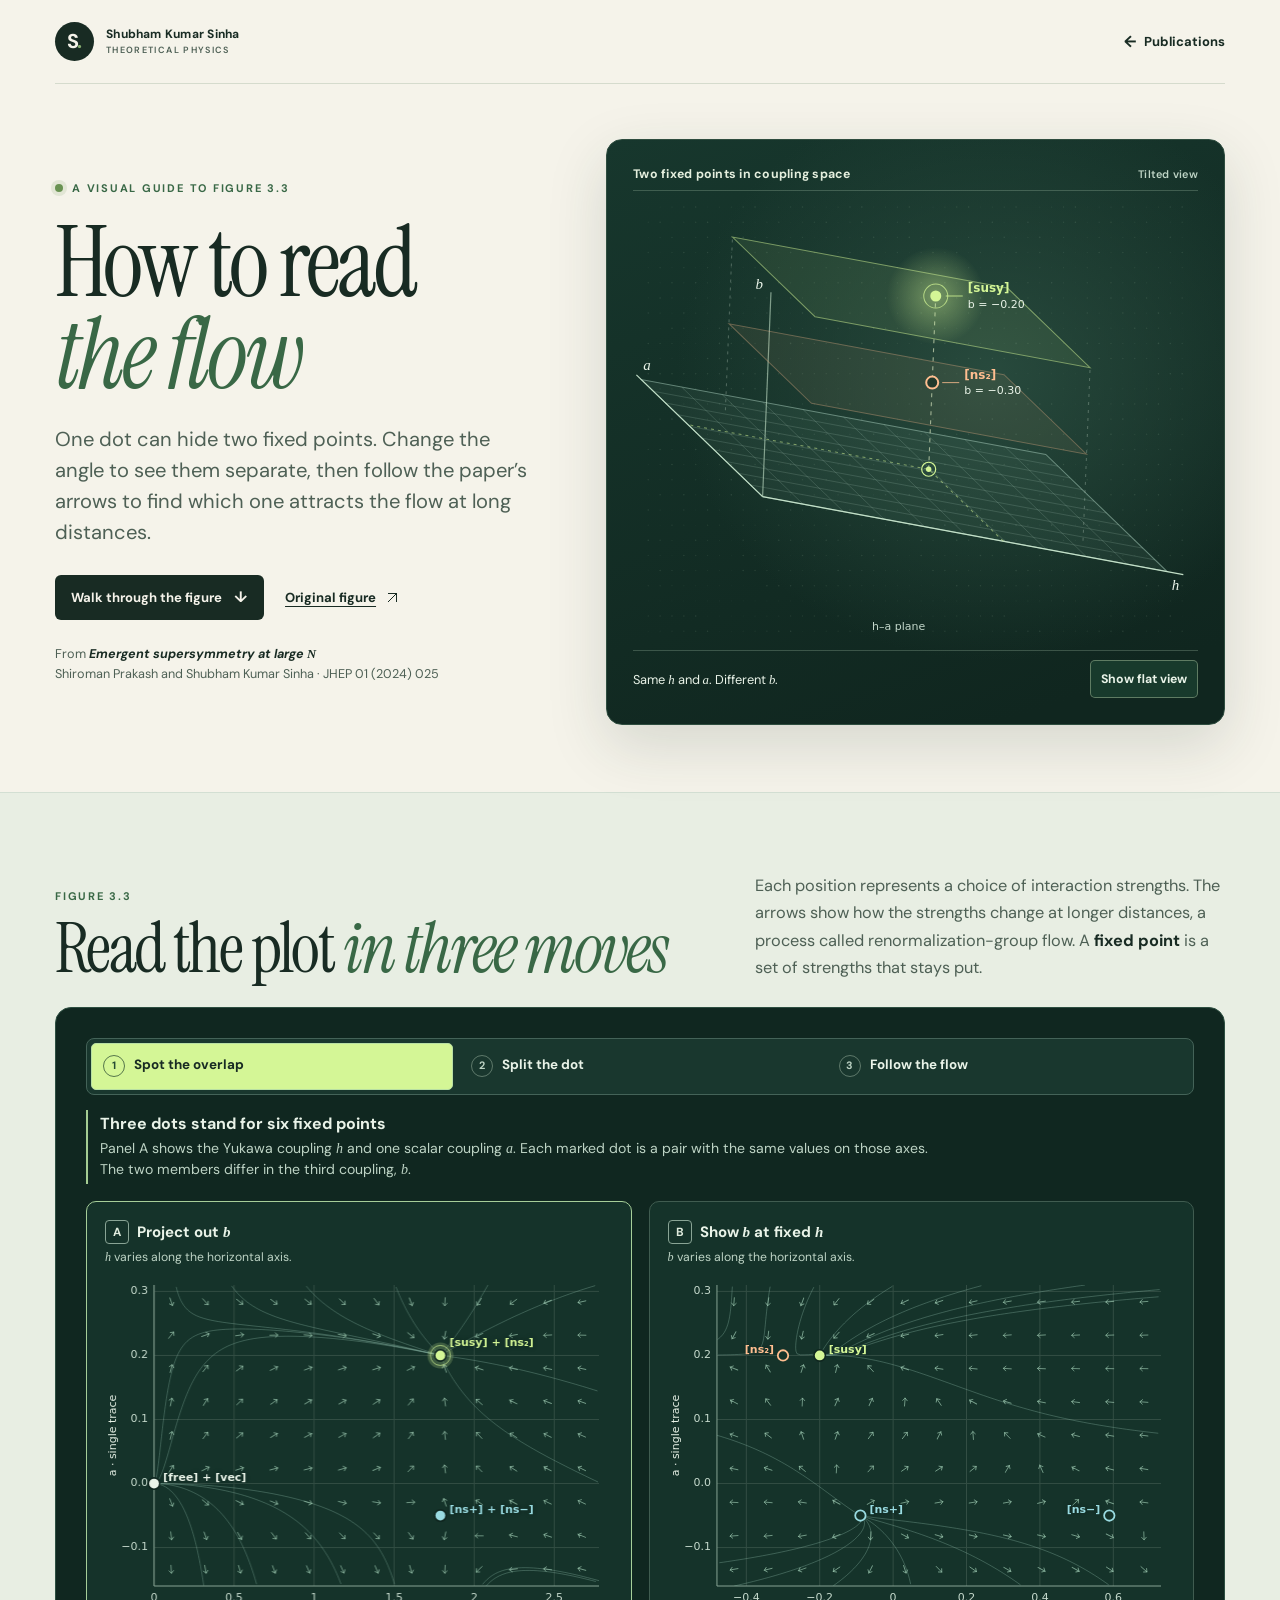
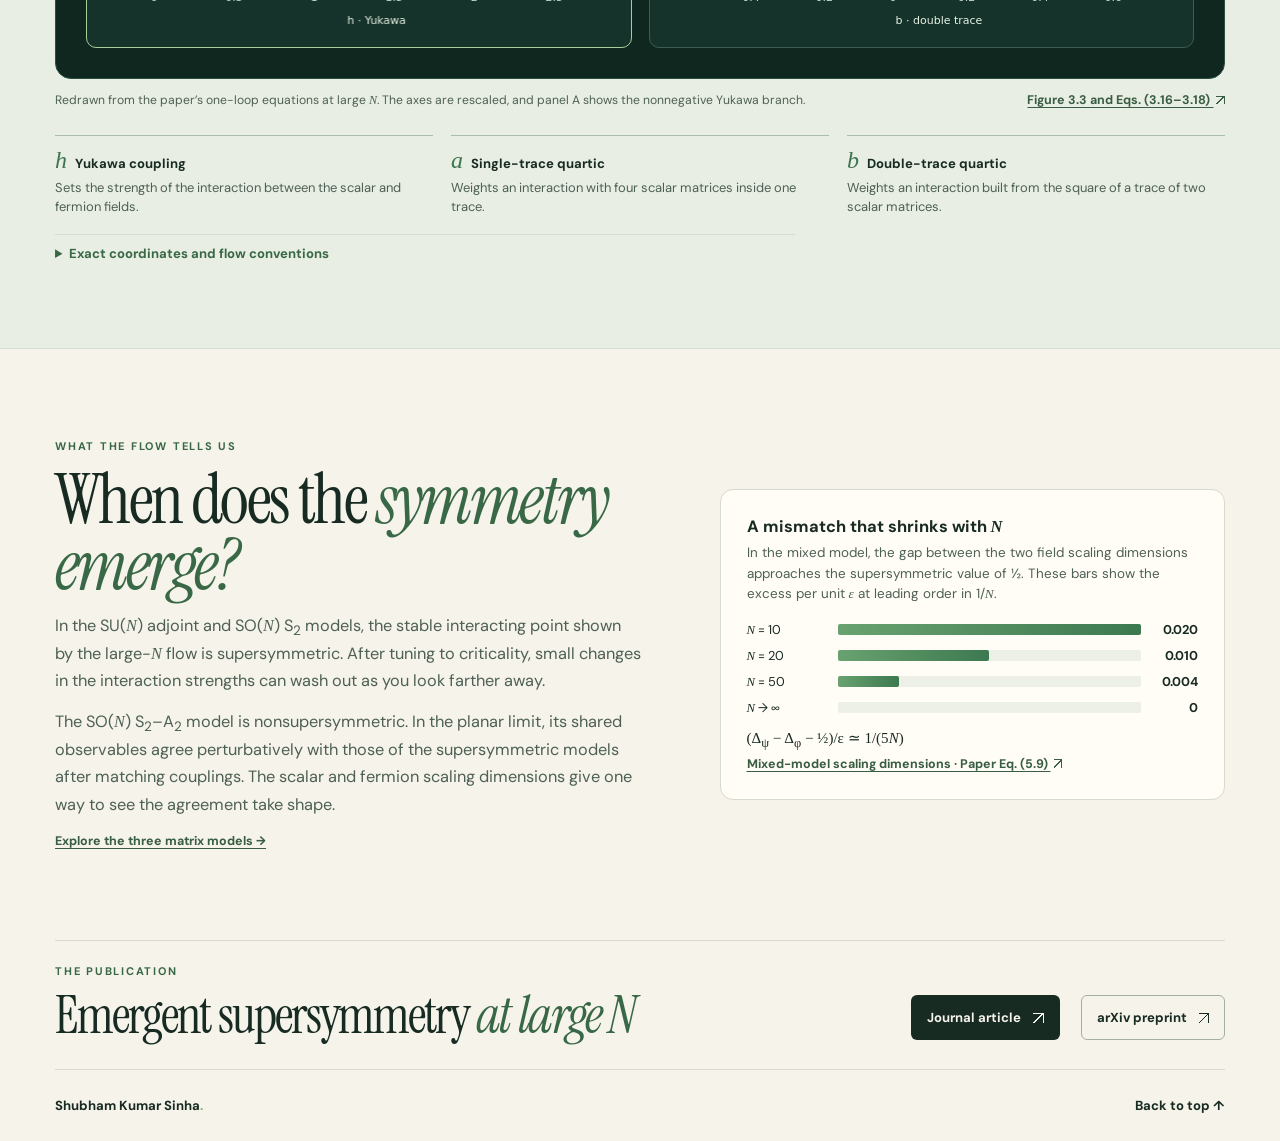
<file: publications/emergent-supersymmetry/figures/index.html>
<!doctype html>
<html lang="en">
<head>
  <meta charset="utf-8">
  <meta name="viewport" content="width=device-width, initial-scale=1">
  <meta name="theme-color" content="#f5f3ea">
  <meta name="description" content="A visual walkthrough of Figure 3.3 from Emergent supersymmetry at large N. Rotate a projection, split a fixed-point pair, and follow the one-loop flow.">
  <meta property="og:type" content="article">
  <meta property="og:title" content="How to read the flow | Emergent supersymmetry at large N">
  <meta property="og:description" content="One dot can hide two fixed points. Explore both panels of Figure 3.3 and watch the long-distance flow.">
  <meta property="og:url" content="https://shubham-kumar-sinha.github.io/publications/emergent-supersymmetry/figures/">
  <link rel="canonical" href="https://shubham-kumar-sinha.github.io/publications/emergent-supersymmetry/figures/">
  <link rel="icon" type="image/svg+xml" href="../../../favicon.svg">
  <link rel="preconnect" href="https://fonts.googleapis.com">
  <link rel="preconnect" href="https://fonts.gstatic.com" crossorigin>
  <link rel="stylesheet" href="https://fonts.googleapis.com/css2?family=DM+Sans:wght@400;500;600;700&family=Instrument+Serif:ital@0;1&display=swap">
  <link rel="stylesheet" href="../explainer.css">
  <link rel="stylesheet" href="figures.css">
  <script src="figures.js" defer></script>
  <title>How to read the flow | Emergent supersymmetry at large N</title>
</head>
<body class="figure-page">
  <a class="skip-link" href="#main">Skip to content</a>

  <header class="site-header wrap" id="top">
    <a class="brand" href="../../../">
      <span class="brand-mark" aria-hidden="true">S<span>.</span></span>
      <span>Shubham Kumar Sinha <small>Theoretical physics</small></span>
    </a>
    <a class="back-link" href="../../../#publications"><span aria-hidden="true">←</span> Publications</a>
  </header>

  <main id="main">
    <section class="figure-hero wrap" aria-labelledby="page-title">
      <div class="figure-hero-copy">
        <p class="eyebrow"><span class="eyebrow-dot" aria-hidden="true"></span> A visual guide to Figure 3.3</p>
        <h1 id="page-title">How to read <em>the flow</em></h1>
        <p class="figure-lead">One dot can hide two fixed points. Change the angle to see them separate, then follow the paper’s arrows to find which one attracts the flow at long distances.</p>
        <div class="hero-actions">
          <a class="button button-primary" href="#figure">Walk through the figure <span aria-hidden="true">↓</span></a>
          <a class="text-link" href="https://arxiv.org/pdf/2307.06841#page=23">Original figure <span class="external-icon" aria-hidden="true"></span></a>
        </div>
        <p class="figure-byline">From <cite>Emergent supersymmetry at large <var>N</var></cite><br>Shiroman Prakash and Shubham Kumar Sinha · JHEP 01 (2024) 025</p>
      </div>

      <figure class="projection">
        <div class="projection-top">
          <span>Two fixed points in coupling space</span>
          <span class="projection-state" id="projection-view">Tilted view</span>
        </div>
        <canvas id="projection" role="img" aria-label="A tilted schematic shows the supersymmetric point and the saddle at different values of b. They cast the same projection onto the plane of h and a."></canvas>
        <figcaption class="projection-caption">
          <p id="projection-caption" role="status">Same <var>h</var> and <var>a</var>. Different <var>b</var>.</p>
          <button id="projection-toggle" class="projection-toggle requires-js" type="button" aria-pressed="false">Show flat view</button>
        </figcaption>
      </figure>
    </section>

    <section class="figure-section" id="figure" aria-labelledby="figure-title">
      <div class="wrap">
        <header class="figure-intro">
          <div><p class="eyebrow">Figure 3.3</p><h2 id="figure-title">Read the plot <em>in three moves</em></h2></div>
          <p>Each position represents a choice of interaction strengths. The arrows show how the strengths change at longer distances, a process called renormalization-group flow. A <strong>fixed point</strong> is a set of strengths that stays put.</p>
        </header>

        <div class="guide">
          <div class="story-controls requires-js" role="group" aria-label="Figure walkthrough">
            <button type="button" data-story="0" aria-pressed="true"><span aria-hidden="true">1</span> Spot the overlap</button>
            <button type="button" data-story="1" aria-pressed="false"><span aria-hidden="true">2</span> Split the dot</button>
            <button type="button" data-story="2" aria-pressed="false"><span aria-hidden="true">3</span> Follow the flow</button>
          </div>

          <div class="story-copy" aria-live="polite" aria-atomic="true">
            <article class="story-note" data-note="0">
              <h3>Three dots stand for six fixed points</h3>
              <p>Panel A shows the Yukawa coupling <var>h</var> and one scalar coupling <var>a</var>. Each marked dot is a pair with the same values on those axes. The two members differ in the third coupling, <var>b</var>.</p>
            </article>
            <article class="story-note" data-note="1">
              <h3>A second view separates the pair</h3>
              <p>Panel B holds the Yukawa coupling at its interacting fixed-point value, <span class="equation"><var>h</var> = 4/√5</span>, and puts <var>b</var> on the horizontal axis. The upper pair splits into the supersymmetric point <strong>[susy]</strong> at <span class="equation"><var>b</var> = −0.20</span> and the saddle <strong>[ns₂]</strong> at <span class="equation"><var>b</var> = −0.30</span>. The lower pair splits too. The two zero-Yukawa fixed points lie outside this slice.</p>
            </article>
            <article class="story-note" data-note="2">
              <h3>Nearby paths approach [susy]</h3>
              <p>Play the paths in panel B to see different starting couplings approach the same point. At the saddle, the flow approaches along one direction and moves away along another. The mass is tuned to criticality in both plots.</p>
            </article>
          </div>

          <div class="plot-pair">
            <figure class="plot-card" id="panel-a">
              <figcaption>
                <div><span class="panel-letter">A</span><h3>Project out <var>b</var></h3></div>
                <p><var>h</var> varies along the horizontal axis.</p>
              </figcaption>
              <canvas id="plot-a" role="img" aria-label="Projected flow of a versus h. At h equals 4 over root 5, the upper marked point hides the supersymmetric point and a saddle. Three marked dots each represent a pair."></canvas>
            </figure>
            <figure class="plot-card" id="panel-b">
              <figcaption>
                <div><span class="panel-letter">B</span><h3>Show <var>b</var> at fixed <var>h</var></h3></div>
                <p><var>b</var> varies along the horizontal axis.</p>
              </figcaption>
              <canvas id="plot-b" role="img" aria-label="Flow of a versus b at the interacting Yukawa value. The supersymmetric point is at b equals negative 0.2, a equals 0.2. A saddle is at b equals negative 0.3, a equals 0.2. Two other fixed points are at a equals negative 0.05."></canvas>
            </figure>
          </div>

          <div class="playback requires-js" id="playback" hidden>
            <div class="play-buttons">
              <button class="button button-primary" type="button" id="play"><span id="play-label">Play the paths</span><i class="play-icon" aria-hidden="true"></i></button>
              <button class="reset-button" type="button" id="reset">Reset</button>
            </div>
            <div class="time-control">
              <label class="visually-hidden" for="rg-time">Renormalization-group time</label>
              <input type="range" id="rg-time" min="0" max="26" step="0.1" value="0">
              <div class="time-labels"><span>Shorter distances</span><output for="rg-time" id="rg-readout" aria-live="off">τ = 0.0</output><span>Longer distances</span></div>
            </div>
          </div>
          <noscript><p class="guide-noscript">The descriptions and fixed-point coordinates are available below. <a href="https://arxiv.org/pdf/2307.06841#page=23">Open the original figure</a> to see the two plots.</p></noscript>
        </div>

        <div class="plot-source">
          <p>Redrawn from the paper’s one-loop equations at large <var>N</var>. The axes are rescaled, and panel A shows the nonnegative Yukawa branch.</p>
          <a class="source-link" href="https://arxiv.org/pdf/2307.06841#page=23">Figure 3.3 and Eqs. (3.16–3.18) <span class="external-icon" aria-hidden="true"></span></a>
        </div>

        <dl class="axis-glossary">
          <div><dt><var>h</var> <span>Yukawa coupling</span></dt><dd>Sets the strength of the interaction between the scalar and fermion fields.</dd></div>
          <div><dt><var>a</var> <span>Single-trace quartic</span></dt><dd>Weights an interaction with four scalar matrices inside one trace.</dd></div>
          <div><dt><var>b</var> <span>Double-trace quartic</span></dt><dd>Weights an interaction built from the square of a trace of two scalar matrices.</dd></div>
        </dl>

        <details class="math-details coordinate-details">
          <summary>Exact coordinates and flow conventions</summary>
          <p>Use <span class="equation"><var>h</var> = λ<sub>y</sub>/(4π√ε)</span>, <span class="equation"><var>a</var> = λ<sub>1</sub>/[(4π)<sup>2</sup>ε]</span> and <span class="equation"><var>b</var> = λ<sub>2</sub>/[(4π)<sup>2</sup>ε]</span>. The rescaled infrared time is <span class="equation"><var>τ</var> = ε ln(μ<sub>0</sub>/μ)</span> for <span class="equation"><var>d</var> = 4 − ε</span>, with <span class="equation">ε &gt; 0</span>. The arrows point toward smaller <var>μ</var>, hence longer distances.</p>
          <div class="coordinate-table">
            <table>
              <caption>Fixed points on the branch shown in panel A</caption>
              <thead><tr><th scope="col">Fixed point</th><th scope="col"><var>h</var></th><th scope="col"><var>a</var></th><th scope="col"><var>b</var></th></tr></thead>
              <tbody>
                <tr><th scope="row">[free]</th><td>0</td><td>0</td><td>0</td></tr>
                <tr><th scope="row">[vec]</th><td>0</td><td>0</td><td>1/2</td></tr>
                <tr><th scope="row">[susy]</th><td>4/√5</td><td>1/5</td><td>−1/5</td></tr>
                <tr><th scope="row">[ns₂]</th><td>4/√5</td><td>1/5</td><td>−3/10</td></tr>
                <tr><th scope="row">[ns+]</th><td>4/√5</td><td>−1/20</td><td>(5 − √46)/20</td></tr>
                <tr><th scope="row">[ns−]</th><td>4/√5</td><td>−1/20</td><td>(5 + √46)/20</td></tr>
              </tbody>
            </table>
          </div>
          <p>At one loop, the equations for <var>h</var> and <var>a</var> depend only on those two couplings. At fixed <span class="equation"><var>h</var> = 4/√5</span> and <span class="equation"><var>a</var> = 1/5</span>, the remaining equation is <span class="equation">d<var>b</var>/d<var>τ</var> = −2(<var>b</var> + 1/5)(<var>b</var> + 3/10)</span>. This gives attraction along <var>b</var> at [susy] and repulsion along <var>b</var> at [ns₂]. At the lower pair, [ns−] is a saddle and [ns+] repels in both directions within the quartic plane.</p>
        </details>
      </div>
    </section>

    <section class="wrap meaning" id="result" aria-labelledby="result-title">
      <div class="meaning-copy">
        <p class="eyebrow">What the flow tells us</p>
        <h2 id="result-title">When does the <em>symmetry emerge?</em></h2>
        <p>In the SU(<var>N</var>) adjoint and SO(<var>N</var>) S<sub>2</sub> models, the stable interacting point shown by the large-<var>N</var> flow is supersymmetric. After tuning to criticality, small changes in the interaction strengths can wash out as you look farther away.</p>
        <p>The SO(<var>N</var>) S<sub>2</sub>–A<sub>2</sub> model is nonsupersymmetric. In the planar limit, its shared observables agree perturbatively with those of the supersymmetric models after matching couplings. The scalar and fermion scaling dimensions give one way to see the agreement take shape.</p>
        <a class="source-link" href="../">Explore the three matrix models <span aria-hidden="true">→</span></a>
      </div>

      <figure class="mismatch panel">
        <figcaption>
          <h3>A mismatch that shrinks with <var>N</var></h3>
          <p>In the mixed model, the gap between the two field scaling dimensions approaches the supersymmetric value of ½. These bars show the excess per unit <var>ε</var> at leading order in 1/<var>N</var>.</p>
        </figcaption>
        <ul class="mismatch-bars">
          <li><span><var>N</var> = 10</span><div class="bar-track" aria-hidden="true"><i style="--width:100%"></i></div><strong>0.020</strong></li>
          <li><span><var>N</var> = 20</span><div class="bar-track" aria-hidden="true"><i style="--width:50%"></i></div><strong>0.010</strong></li>
          <li><span><var>N</var> = 50</span><div class="bar-track" aria-hidden="true"><i style="--width:20%"></i></div><strong>0.004</strong></li>
          <li><span><var>N</var> → ∞</span><div class="bar-track" aria-hidden="true"></div><strong>0</strong></li>
        </ul>
        <p class="mismatch-equation"><span class="equation">(Δ<sub>ψ</sub> − Δ<sub>φ</sub> − ½)/ε ≃ 1/(5<var>N</var>)</span></p>
        <a class="source-link" href="https://arxiv.org/pdf/2307.06841#page=40">Mixed-model scaling dimensions · Paper Eq. (5.9) <span class="external-icon" aria-hidden="true"></span></a>
      </figure>
    </section>

    <section class="wrap figure-paper" aria-labelledby="paper-title">
      <div><p class="eyebrow">The publication</p><h2 id="paper-title">Emergent supersymmetry <em>at large <var>N</var></em></h2></div>
      <div class="paper-actions">
        <a class="button button-primary" href="https://doi.org/10.1007/JHEP01(2024)025">Journal article <span class="external-icon" aria-hidden="true"></span></a>
        <a class="button button-outline" href="https://arxiv.org/abs/2307.06841">arXiv preprint <span class="external-icon" aria-hidden="true"></span></a>
      </div>
    </section>
  </main>

  <footer class="wrap footer">
    <a href="../../../">Shubham Kumar Sinha<span>.</span></a>
    <a href="#top">Back to top <span aria-hidden="true">↑</span></a>
  </footer>
</body>
</html>
</file>
<file: styles.css>
@import url('https://fonts.googleapis.com/css2?family=DM+Sans:wght@400;500;600;700&family=Manrope:wght@400;500;600;700;800&display=swap');
:root{--bg:#f6f5f1;--surface:#fdfcf9;--surface2:#efeee8;--ink:#132a28;--muted:#65716b;--rule:#d5d9d0;--accent:#aaca82;--accent-strong:#658a47;--shadow:0 20px 70px rgba(25,47,42,.06);--max:1320px;scroll-behavior:smooth}
:root[data-theme="dark"]{--bg:#14221f;--surface:#1c302b;--surface2:#233a33;--ink:#eff3e9;--muted:#afbeb4;--rule:#385149;--accent:#b4d99b;--accent-strong:#b4d99b;--shadow:0 20px 70px rgba(0,0,0,.15)}
*{box-sizing:border-box}html{scroll-padding-top:100px}body{margin:0;background:var(--bg);color:var(--ink);font-family:'DM Sans',system-ui,-apple-system,sans-serif;-webkit-font-smoothing:antialiased}a{color:inherit;text-decoration:none}button{font:inherit}::selection{background:#b4d99b;color:#14221f}.site-shell{max-width:1800px;margin:0 auto;overflow:hidden}.skip-link{position:absolute;z-index:999;top:-100px;left:16px;background:#fff;color:#111;padding:12px}.skip-link:focus{top:12px}.site-header{height:100px;display:flex;align-items:center;justify-content:space-between;gap:25px;max-width:var(--max);margin:auto;padding:0 36px;position:relative;z-index:30}.brand{display:flex;align-items:center;gap:14px;min-width:230px}.brand-mark{display:grid;place-items:center;border-radius:50%;width:45px;height:45px;background:var(--ink);color:var(--bg);font-size:24px;font-weight:800;font-family:'Manrope',sans-serif;letter-spacing:-3px;padding-right:3px}.brand-accent{color:#b6d9a5}.brand-wordmark{font-family:'Manrope',sans-serif;font-size:11px;font-weight:800;letter-spacing:1.1px;line-height:1.45}.brand-wordmark small{display:block;color:var(--muted);letter-spacing:2.3px;font-size:8px;font-weight:600;margin-top:2px}.desktop-nav,.header-actions{display:flex;align-items:center}.desktop-nav{gap:33px}.desktop-nav a{font-size:12px;font-weight:700;color:var(--muted);transition:color .2s}.desktop-nav a:hover,.desktop-nav a:focus-visible{color:var(--ink)}.header-actions{gap:13px}.header-contact{background:var(--ink);color:var(--bg);padding:13px 20px;border-radius:6px;font-weight:700;font-size:12px;white-space:nowrap}.header-contact span{margin-left:13px}.header-contact:hover{transform:translateY(-2px)}.theme-toggle{width:39px;height:39px;border:1px solid var(--rule);border-radius:50%;display:grid;place-items:center;background:transparent;color:var(--ink);cursor:pointer}.theme-toggle svg{width:17px;height:17px}.moon-icon{display:none}:root[data-theme="dark"] .sun-icon{display:none}:root[data-theme="dark"] .moon-icon{display:block}.menu-toggle{display:none}.mobile-nav{display:none}.section-grid,.section-pad{max-width:var(--max);margin:0 auto;padding-left:36px;padding-right:36px}.hero{display:grid;grid-template-columns:1.08fr .92fr;gap:5%;min-height:686px;align-items:stretch;padding-top:28px;padding-bottom:76px}.hero-copy{padding-top:88px;display:flex;flex-direction:column;align-items:flex-start}.eyebrow,.overline,.art-topline,.art-bottomline,.card-top,.paper-kicker,.paper-category,.paper-serial,.topic-strip,.contact-top,.interest-number,.paper-year,.research-footer>span{font-family:'Manrope',sans-serif;font-weight:800;letter-spacing:1.6px;font-size:10px}.eyebrow{display:flex;align-items:center;gap:12px;color:var(--accent-strong);letter-spacing:1.8px;white-space:nowrap}.eyebrow-dot{width:7px;height:7px;background:var(--accent-strong);border-radius:50%;box-shadow:0 0 0 4px color-mix(in srgb,var(--accent-strong) 13%,transparent)}.eyebrow-line{height:1px;background:var(--rule);width:37px}.hero h1{font-family:Georgia,'Times New Roman',serif;letter-spacing:-4.2px;font-size:clamp(57px,5.25vw,83px);font-weight:400;line-height:1.07;margin:34px 0 27px;max-width:685px}.hero h1 em,.section-heading h2 em,.contact h2 em{color:var(--accent-strong);font-weight:400}.period{color:var(--accent-strong)}.hero-intro{max-width:535px;color:var(--muted);font-size:16px;line-height:1.86;margin:0}.hero-intro strong{color:var(--ink)}.math-n{font-style:italic;font-family:Georgia,serif}.hero-buttons{display:flex;align-items:center;gap:31px;margin-top:34px}.button{font-size:12px;font-weight:700;white-space:nowrap}.button-primary{background:var(--ink);color:var(--bg);padding:17px 23px;border-radius:5px;display:inline-flex;align-items:center;gap:22px;box-shadow:0 11px 28px rgba(19,42,40,.13);transition:transform .25s,box-shadow .25s}.button-primary:hover{transform:translateY(-3px);box-shadow:0 17px 30px rgba(19,42,40,.2)}.button-text{border-bottom:1px solid var(--ink);padding:15px 0;transition:color .2s}.button-text:hover{color:var(--accent-strong)}.button-text span{margin-left:9px}.hero-footnote{display:flex;align-items:center;gap:13px;border-top:1px solid var(--rule);padding-top:23px;margin-top:auto;color:var(--muted);font-size:11px;letter-spacing:.1px;width:100%}.little-spark{font-size:24px;color:var(--accent-strong)}.hero-art{background:#162c29;min-height:570px;border-radius:12px;position:relative;overflow:hidden;box-shadow:0 26px 60px rgba(20,40,34,.14);color:#c0d6c6;isolation:isolate}.hero-art::after{content:"";position:absolute;inset:0;background:linear-gradient(140deg,rgba(255,255,255,.045),transparent 27%,rgba(0,0,0,.11));pointer-events:none}.art-topline,.art-bottomline{position:absolute;left:28px;right:28px;display:flex;justify-content:space-between;align-items:center;z-index:2;letter-spacing:1.6px;font-size:9px}.art-topline{top:29px}.art-bottomline{bottom:27px}.art-index{font-size:12px;color:#d3e6d7}.flow-art{width:100%;height:100%;min-height:560px;display:block}.orbit-one{animation:glow 4s ease-in-out infinite}.orbit-two{animation:glow 5s ease-in-out 1s infinite}@keyframes glow{50%{opacity:.2;transform:translateY(3px)}}.topic-strip{background:var(--ink);color:var(--bg);padding:23px 36px;overflow:hidden;letter-spacing:1.5px}.topic-strip-inner{display:flex;align-items:center;justify-content:space-between;gap:20px;max-width:1230px;margin:0 auto;white-space:nowrap}.topic-strip i{color:var(--accent);font-size:19px;font-style:normal}.section-pad{padding-top:120px;padding-bottom:122px}.overline{display:flex;align-items:center;gap:24px;color:var(--accent-strong);margin-bottom:25px}.overline-rule{display:block;width:54px;height:1px;background:var(--accent-strong);opacity:.5}.section-heading h2{font-family:Georgia,serif;font-size:clamp(39px,4.5vw,63px);font-weight:400;line-height:1.16;letter-spacing:-2.5px;margin:0;max-width:760px}.about-body{display:grid;grid-template-columns:33% 1fr;gap:12%;margin-top:65px;align-items:start}.about-stamp{height:245px;width:245px;border-radius:50%;border:1px solid var(--rule);position:relative;display:flex;align-items:center;justify-content:center;transform:rotate(-15deg)}.about-stamp::before,.about-stamp::after{content:"";position:absolute;border:1px solid var(--rule);border-radius:50%;inset:19px}.about-stamp::after{inset:58px;background:var(--surface2);border:0}.about-stamp span{z-index:2;font-family:Georgia,serif;font-size:39px;letter-spacing:-3px}.about-stamp span+span{font-size:24px;margin-left:7px;color:var(--accent-strong)}.about-text{max-width:730px}.about-text p{font-family:Georgia,serif;font-size:clamp(18px,1.8vw,23px);line-height:1.62;letter-spacing:-.35px;margin:0 0 24px}.about-text p+p{font-family:'DM Sans',sans-serif;font-size:15px;line-height:1.9;letter-spacing:0;color:var(--muted)}.inline-link{display:inline-block;border-bottom:1px solid var(--accent-strong);padding-bottom:8px;margin-top:15px;font-weight:700;font-size:12px}.inline-link span{margin-left:16px}.research{background:var(--surface2);max-width:none;padding-left:max(36px,calc((100vw - var(--max))/2 + 36px));padding-right:max(36px,calc((100vw - var(--max))/2 + 36px))}.heading-flex{display:flex;justify-content:space-between;align-items:end;gap:40px}.heading-flex>p{font-size:13px;line-height:1.7;max-width:235px;color:var(--muted);margin:0 0 7px}.research-grid{display:grid;grid-template-columns:repeat(4,minmax(0,1fr));gap:18px;margin-top:58px}.research-card{background:var(--surface);border:1px solid var(--rule);border-radius:9px;padding:29px 29px 26px;min-height:354px;display:flex;flex-direction:column;transition:transform .25s,border-color .25s,box-shadow .25s}.research-card:hover{transform:translateY(-5px);border-color:var(--accent-strong);box-shadow:var(--shadow)}.card-top{display:flex;justify-content:space-between;align-items:start;color:var(--accent-strong)}.card-top svg{width:67px;height:67px;color:var(--accent-strong);fill:none;stroke:currentColor;stroke-width:1.2}.research-card h3{font-family:Georgia,serif;font-size:27px;font-weight:400;letter-spacing:-.7px;line-height:1.18;margin:35px 0 15px;max-width:260px}.research-card p{color:var(--muted);font-size:13px;line-height:1.8;margin:0 0 25px}.card-tags{display:flex;flex-wrap:wrap;gap:7px;margin-top:auto}.card-tags span{border:1px solid var(--rule);border-radius:40px;padding:7px 10px;font-size:9px;font-weight:700;color:var(--muted)}.research-footer{display:grid;grid-template-columns:33% 1fr;gap:25px;border-top:1px solid var(--rule);margin-top:53px;padding-top:31px;align-items:start}.research-footer>span{color:var(--accent-strong);margin-top:8px}.research-footer p{font-family:Georgia,serif;font-size:clamp(21px,2.2vw,30px);letter-spacing:-.8px;line-height:1.45;max-width:800px;margin:0}.publications{padding-bottom:116px}.paper-card{display:grid;grid-template-columns:240px 1fr;background:var(--surface);border:1px solid var(--rule);border-radius:9px;overflow:hidden;margin-top:60px}.paper-side{background:#1c3530;color:#e4eddf;min-height:415px;padding:34px;display:flex;flex-direction:column}.paper-year{font-size:12px;color:#a5cb9b;display:flex;align-items:center;gap:15px}.paper-year-line{width:45px;height:1px;background:#6c927b}.paper-category{margin-top:auto;line-height:1.6;color:#cddfd1}.paper-serial{margin-top:17px;font-size:9px;color:#8daa9a}.paper-content{padding:51px 60px 47px}.paper-kicker{display:flex;align-items:center;gap:9px;color:var(--accent-strong);font-size:9px}.paper-dot{width:6px;height:6px;background:var(--accent-strong);border-radius:50%}.paper-content h3{font-family:Georgia,serif;font-size:clamp(36px,3.3vw,48px);line-height:1.14;letter-spacing:-1.6px;font-weight:400;margin:23px 0 16px}.paper-authors{font-size:13px;color:var(--muted);margin:0}.paper-authors span{padding:0 8px}.paper-authors strong{color:var(--ink)}.paper-abstract{font-size:13px;color:var(--muted);line-height:1.8;max-width:620px;margin:24px 0 28px}.nowrap{white-space:nowrap}.paper-actions{display:flex;align-items:center;gap:25px;flex-wrap:wrap}.paper-link,.citation-button{font-size:12px;font-weight:700}.paper-link{border-bottom:1px solid var(--accent-strong);padding-bottom:7px}.paper-link span{margin-left:9px}.citation-button{background:transparent;border:0;color:var(--muted);cursor:pointer;padding:0}.citation-button:hover{color:var(--ink)}.copy-icon{margin-left:5px}.pub-note{font-size:12px;color:var(--muted);margin:24px 0 0}.pub-note a{text-decoration:underline;text-underline-offset:3px}.interests{background:var(--surface2);max-width:none;padding-left:max(36px,calc((100vw - var(--max))/2 + 36px));padding-right:max(36px,calc((100vw - var(--max))/2 + 36px))}.interest-list{margin-top:56px;border-top:1px solid var(--rule)}.interest-row{display:grid;grid-template-columns:15% 1fr 60px;align-items:center;gap:20px;padding:29px 7px;border-bottom:1px solid var(--rule)}.interest-number{color:var(--accent-strong)}.interest-row h3{font-family:Georgia,serif;font-size:clamp(23px,2.4vw,33px);font-weight:400;letter-spacing:-.8px;margin:0 0 7px}.interest-row p{color:var(--muted);font-size:13px;margin:0;line-height:1.7}.interest-glyph{color:var(--accent-strong);font-size:24px;justify-self:end}.contact{padding-bottom:0}.contact-inner{background:#1a352e;color:#f3f5ec;position:relative;border-radius:10px 10px 0 0;padding:45px 60px 55px;overflow:hidden}.contact-top{display:flex;justify-content:space-between;color:#b5d5bb;position:relative;z-index:1;font-size:9px}.contact h2{font-family:Georgia,serif;font-weight:400;letter-spacing:-3px;font-size:clamp(48px,5vw,72px);line-height:1.1;margin:63px 0 48px;position:relative;z-index:1}.contact h2 em{color:#b7d8a5}.contact-bottom{display:flex;justify-content:space-between;align-items:end;position:relative;z-index:1;gap:35px}.contact-bottom p{max-width:395px;font-size:13px;line-height:1.8;color:#bbd0c4;margin:0}.contact-cta{display:flex;align-items:center;gap:34px;border-bottom:1px solid #aecbb5;padding-bottom:10px;font-family:Georgia,serif;font-size:29px;white-space:nowrap}.contact-arrow{background:#b4d99b;color:#1a352e;border-radius:50%;height:48px;width:48px;display:grid;place-items:center;font:22px 'DM Sans',sans-serif;transition:transform .2s}.contact-cta:hover .contact-arrow{transform:rotate(45deg)}.contact-decor{position:absolute;right:17%;top:18%;font-size:250px;color:rgba(174,206,169,.06);line-height:1;pointer-events:none}.footer{max-width:var(--max);margin:0 auto;padding:60px 36px 30px}.footer-main{display:flex;align-items:center;justify-content:space-between;gap:30px;padding-bottom:55px}.footer-brand{font-family:Georgia,serif;font-size:31px;letter-spacing:-1.2px}.footer-brand span{color:var(--accent-strong)}.footer-links{display:flex;gap:24px;flex-wrap:wrap}.footer-links a,.footer-bottom{font-size:11px;color:var(--muted);font-weight:600}.footer-links a:hover{color:var(--ink)}.footer-bottom{border-top:1px solid var(--rule);padding-top:24px;display:flex;justify-content:space-between;gap:20px}.footer-bottom a{color:var(--ink)}.reveal{opacity:0;transform:translateY(23px);transition:opacity .75s ease,transform .75s ease}.reveal.visible{opacity:1;transform:translateY(0)}.research-card:nth-child(2),.interest-row:nth-child(2){transition-delay:.1s}.research-card:nth-child(3),.interest-row:nth-child(3){transition-delay:.2s}a:focus-visible,button:focus-visible{outline:3px solid var(--accent-strong);outline-offset:4px}
@media(max-width:1160px){.research-grid{grid-template-columns:repeat(2,minmax(0,1fr))}.hero{gap:3%;min-height:620px}.hero h1{font-size:65px}.hero-copy{padding-top:60px}.hero-art{min-height:535px}.flow-art{min-height:535px}.topic-strip-inner{justify-content:center;gap:17px}.topic-strip-inner span{font-size:8px}.research-card h3{font-size:24px}.paper-content{padding:45px 43px}}
@media(max-width:920px){.site-header{height:85px}.desktop-nav,.header-contact{display:none}.menu-toggle{display:flex;flex-direction:column;justify-content:center;gap:6px;width:38px;height:38px;cursor:pointer;border:0;background:transparent}.menu-toggle span{width:24px;height:2px;background:var(--ink);transition:transform .2s}.menu-toggle[aria-expanded="true"] span:first-child{transform:translateY(4px) rotate(45deg)}.menu-toggle[aria-expanded="true"] span:last-child{transform:translateY(-4px) rotate(-45deg)}.mobile-nav:not([hidden]){display:flex;flex-direction:column;position:absolute;top:76px;left:25px;right:25px;background:var(--surface);box-shadow:var(--shadow);border:1px solid var(--rule);border-radius:9px;padding:13px 24px}.mobile-nav a{padding:14px 0;border-bottom:1px solid var(--rule);font-size:14px;font-weight:600}.mobile-nav a:last-child{border:0}.hero{grid-template-columns:1fr;min-height:auto;gap:45px}.hero-copy{padding-top:34px}.hero h1{max-width:740px}.hero-footnote{margin-top:40px}.hero-art{height:510px;min-height:0;max-width:none}.flow-art{height:510px;min-height:0}.topic-strip-inner{justify-content:flex-start;overflow-x:auto}.section-pad{padding-top:90px;padding-bottom:95px}.research-card{min-height:300px}.research-card h3{max-width:none}.paper-card{grid-template-columns:180px 1fr}.paper-side{min-height:390px;padding:25px}.paper-content{padding:37px}.contact{padding-bottom:0}}
@media(max-width:600px){.site-header,.section-grid,.section-pad,.footer{padding-left:22px;padding-right:22px}.site-header{height:77px}.brand{min-width:0;gap:9px}.brand-mark{width:39px;height:39px;font-size:22px}.brand-wordmark{font-size:9px;letter-spacing:.7px}.brand-wordmark small{font-size:7px;letter-spacing:1.55px}.header-actions{gap:3px}.theme-toggle{width:35px;height:35px}.hero{padding-top:15px;padding-bottom:50px;gap:35px}.hero-copy{padding-top:26px}.eyebrow{font-size:8px;letter-spacing:1.1px;gap:8px}.eyebrow-line{display:none}.hero h1{font-size:clamp(49px,12.5vw,65px);letter-spacing:-2.5px;margin:25px 0 23px}.hero-intro{font-size:14px;line-height:1.85}.hero-buttons{gap:18px;flex-wrap:wrap;margin-top:25px}.button-primary{padding:15px 17px;gap:13px}.button{font-size:11px}.hero-footnote{margin-top:35px;font-size:10px}.hero-art{height:395px}.flow-art{height:395px;min-height:0}.art-topline,.art-bottomline{left:17px;right:17px;font-size:7px}.art-topline{top:18px}.art-bottomline{bottom:18px}.topic-strip{padding:18px 22px}.topic-strip-inner{gap:15px;width:max-content}.section-pad{padding-top:78px;padding-bottom:78px}.overline{font-size:9px}.section-heading h2{font-size:clamp(37px,10vw,48px);letter-spacing:-1.8px}.about-body{display:block;margin-top:34px}.about-stamp{height:135px;width:135px;margin-bottom:34px}.about-stamp::before{inset:10px}.about-stamp::after{inset:30px}.about-stamp span{font-size:24px}.about-stamp span+span{font-size:16px}.about-text p{font-size:19px}.about-text p+p{font-size:13px}.heading-flex{display:block}.heading-flex>p{margin-top:16px;max-width:330px}.research,.interests{padding-left:22px;padding-right:22px}.research-grid{display:block;margin-top:34px}.research-card{margin-bottom:13px;min-height:300px;padding:25px}.research-card h3{margin-top:25px;font-size:26px}.research-footer{grid-template-columns:1fr;gap:15px;margin-top:28px}.research-footer p{font-size:24px}.paper-card{display:block;margin-top:34px}.paper-side{min-height:135px;padding:22px;display:grid;grid-template-columns:1fr auto;align-items:end}.paper-year{grid-column:1 / -1;align-self:start}.paper-category{margin:0}.paper-serial{margin:0;text-align:right}.paper-content{padding:31px 23px 32px}.paper-content h3{font-size:38px}.paper-actions{gap:18px}.interest-list{margin-top:34px}.interest-row{grid-template-columns:34px 1fr 20px;gap:12px;padding:23px 0}.interest-row h3{font-size:24px}.interest-row p{font-size:12px}.contact{padding-top:70px;padding-bottom:0}.contact-inner{padding:30px 26px 38px}.contact-top{display:block}.contact-top span+span{display:none}.contact h2{font-size:clamp(42px,10.7vw,59px);letter-spacing:-2px;margin:55px 0 35px}.contact-bottom{display:block}.contact-bottom p{font-size:12px}.contact-cta{margin-top:28px;justify-content:space-between;font-size:27px}.contact-arrow{height:44px;width:44px}.footer{padding-top:45px}.footer-main{display:block;padding-bottom:35px}.footer-brand{font-size:27px}.footer-links{margin-top:27px;gap:16px}.footer-bottom{flex-wrap:wrap;font-size:10px}.footer-bottom span:nth-child(2){display:none}}
@media(prefers-reduced-motion:reduce){:root{scroll-behavior:auto}*,*::before,*::after{animation-duration:.01ms!important;transition-duration:.01ms!important}.reveal{opacity:1;transform:none}}

.research-card-cta{display:flex;align-items:center;justify-content:space-between;gap:8px;border-top:1px solid var(--rule);margin-top:14px;padding-top:11px;color:var(--ink);font-size:12px;font-weight:700}
.research-card-cta>span{font-size:16px;color:var(--accent-strong)}
.research-card-link:hover .research-card-cta{text-decoration:underline;text-underline-offset:3px}
</file>
<file: publications/emergent-supersymmetry/explainer.css>
:root {
  color-scheme: light;
  --paper: #f5f3ea;
  --panel: #fffdf6;
  --ink: #182b23;
  --muted: #4e6055;
  --green: #396846;
  --line: #d5dbcd;
  --mint: #c4edac;
  --gold: #f2bc89;
  --night: #162e28;
  --gutter: clamp(18px, 4.3vw, 64px);
  --serif: "Instrument Serif", Georgia, serif;
  --sans: "DM Sans", system-ui, sans-serif;
  background: var(--paper);
  color: var(--ink);
  font-family: var(--sans);
  scroll-behavior: smooth;
}

*, *::before, *::after { box-sizing: border-box; }
body { margin: 0; }
button, input { font: inherit; }
a { color: inherit; }
button { cursor: pointer; }
img, canvas { display: block; max-width: 100%; }
figure, h1, h2, h3, p { margin: 0; }
var { font-family: Georgia, serif; }
sub, sup { line-height: 0; }
[hidden] { display: none !important; }
:focus-visible { outline: 2px solid #608749; outline-offset: 4px; }
::selection { color: #172a20; background: #c4edac; }
section[id] { scroll-margin-top: 28px; }
html:not(.has-js) .requires-js,
html:not(.has-js) .matrix-grid,
html:not(.has-js) #pair-plot,
html:not(.has-js) #flow-plot,
html:not(.has-js) #dimensions-plot { display: none; }

.wrap { width: min(calc(100% - 2 * var(--gutter)), 1248px); margin-inline: auto; }
.skip-link {
  position: absolute;
  z-index: 3;
  top: 12px;
  left: 12px;
  transform: translateY(-150%);
  padding: 10px 14px;
  background: var(--panel);
}
.skip-link:focus { transform: none; }
.site-header {
  min-height: 84px;
  display: flex;
  align-items: center;
  justify-content: space-between;
  gap: 16px;
  border-bottom: 1px solid var(--line);
}
.brand, .back-link { text-decoration: none; }
.brand {
  display: inline-flex;
  align-items: center;
  gap: 12px;
  font-size: 12px;
  font-weight: 700;
  letter-spacing: .02em;
  line-height: 1.25;
}
.brand-mark {
  flex: 0 0 auto;
  display: grid;
  place-content: center;
  grid-auto-flow: column;
  width: 39px;
  aspect-ratio: 1;
  border-radius: 50%;
  color: var(--paper);
  background: var(--ink);
  font-size: 20px;
  letter-spacing: -.09em;
  padding-right: 2px;
}
.brand-mark span, .footer a:first-child span { color: #87ad71; }
.brand small {
  display: block;
  margin-top: 3px;
  color: var(--muted);
  font-size: 9px;
  font-weight: 600;
  letter-spacing: .15em;
  text-transform: uppercase;
}
.back-link {
  display: inline-flex;
  align-items: center;
  gap: 8px;
  min-height: 42px;
  font-size: 13px;
  font-weight: 700;
  white-space: nowrap;
}
.back-link:hover, .text-link:hover, .source-link:hover { color: #2a7644; }
.back-link span { font-size: 16px; }

.hero {
  display: grid;
  grid-template-columns: minmax(0, .95fr) minmax(0, 1.05fr);
  gap: clamp(24px, 4vw, 64px);
  align-items: stretch;
  padding-block: 38px 32px;
}
.hero-copy { align-self: center; padding-block: clamp(16px, 4vw, 60px); }
.eyebrow {
  display: flex;
  align-items: center;
  gap: 9px;
  color: var(--green);
  font-size: .69rem;
  font-weight: 700;
  letter-spacing: .16em;
  line-height: 1.5;
  text-transform: uppercase;
}
.eyebrow-dot {
  width: 8px;
  height: 8px;
  background: #699252;
  border-radius: 50%;
  box-shadow: 0 0 0 4px #69925223;
}
h1, h2 {
  font-family: var(--serif);
  font-weight: 400;
  letter-spacing: -.037em;
  line-height: .94;
}
h1 { margin-top: 23px; font-size: clamp(3.95rem, 7.3vw, 7.05rem); }
h1 em, h2 em { color: var(--green); font-weight: 400; }
h1 var, h2 var { font: inherit; }
.hero-question { max-width: 30ch; margin-top: 27px; color: var(--muted); font-size: clamp(1.11rem, 1.7vw, 1.32rem); line-height: 1.46; }
.hero-actions, .paper-actions {
  display: flex;
  flex-wrap: wrap;
  align-items: center;
  gap: 12px 21px;
  margin-top: 27px;
}
.button, .text-link {
  min-height: 45px;
  display: inline-flex;
  align-items: center;
  justify-content: center;
  gap: 12px;
  border-radius: 6px;
  font-weight: 700;
  font-size: .82rem;
  text-decoration: none;
}
.button { padding: 10px 15px; border: 1px solid transparent; }
.button-primary { color: var(--paper); background: var(--ink); }
.button-primary:hover { background: #2b4938; }
.button-outline { border-color: #a4b19e; background: transparent; }
.button-outline:hover { background: #e3ecdc; }
.text-link { text-decoration: underline; text-underline-offset: 4px; }
.button > span[aria-hidden] { font-size: .95rem; }
.external-icon {
  display: inline-block;
  width: .68em;
  height: .68em;
  flex: 0 0 auto;
  border-top: 1px solid currentColor;
  border-right: 1px solid currentColor;
  background: linear-gradient(135deg, transparent 45%, currentColor 46% 54%, transparent 55%);
}
.source-link .external-icon { margin-left: 3px; }
.flow-icon {
  width: 9px;
  height: 11px;
  flex: 0 0 auto;
  background: currentColor;
  clip-path: polygon(0 0, 100% 50%, 0 100%);
}
#flow-play[data-playing="true"] .flow-icon {
  clip-path: none;
  background: linear-gradient(to right, currentColor 0 33%, transparent 33% 67%, currentColor 67%);
}
.byline {
  display: grid;
  gap: 3px;
  margin-top: 28px;
  color: var(--muted);
  font-size: .8rem;
  line-height: 1.4;
}
.byline span:first-child { color: var(--ink); font-weight: 700; }

.cover {
  position: relative;
  isolation: isolate;
  min-height: 508px;
  overflow: hidden;
  border-radius: 16px;
  color: #edf4df;
  background:
    radial-gradient(ellipse at 64% 48%, #3d6650 0%, transparent 55%),
    linear-gradient(142deg, #122720 0%, #1f3d31 66%, #0e241f 100%);
  box-shadow: 0 20px 48px #2238301a;
}
#cover-art { position: absolute; inset: 0; width: 100%; height: 100%; }
.cover-caption, .cover-footer {
  position: absolute;
  inset-inline: clamp(15px, 4%, 27px);
  z-index: 1;
  display: flex;
  flex-wrap: wrap;
  gap: 8px 18px;
  font-size: .69rem;
  font-weight: 600;
}
.cover-caption { top: 23px; }
.cover-caption span { display: inline-flex; align-items: center; gap: 7px; }
.cover-swatch { width: 15px; height: 2px; display: inline-block; }
.cover-swatch-mint { background: var(--mint); }
.cover-swatch-gold { background: var(--gold); }
.cover-footer {
  bottom: 16px;
  justify-content: space-between;
  align-items: center;
  color: #d7e6d8;
}
.motion-button {
  min-height: 38px;
  padding-inline: 11px;
  color: #f4f7ed;
  border: 1px solid #bbd9bb63;
  border-radius: 5px;
  background: #122b24d9;
}
.motion-button:hover { background: #2e5746; }
.motion-button:focus-visible { outline-color: var(--mint); }

.chapter-nav {
  display: flex;
  align-items: center;
  flex-wrap: wrap;
  gap: 2px clamp(16px, 3.1vw, 47px);
  border-block: 1px solid var(--line);
  padding-block: 8px;
}
.chapter-nav a {
  display: inline-flex;
  min-height: 39px;
  align-items: center;
  color: var(--muted);
  font-weight: 700;
  font-size: .79rem;
  text-decoration: none;
}
.chapter-nav a:hover { color: var(--ink); text-decoration: underline; text-underline-offset: 4px; }

.idea, .planar-inner, .dimensions-inner {
  display: grid;
  grid-template-columns: minmax(0, .84fr) minmax(0, 1.16fr);
  align-items: start;
  gap: clamp(30px, 6vw, 100px);
}
.idea { padding-block: clamp(55px, 8.1vw, 112px); border-bottom: 1px solid var(--line); }
h2 { margin-top: 11px; font-size: clamp(3.1rem, 5.5vw, 5.8rem); }
.idea-copy, .planar-copy > p:not(.eyebrow), .dimensions-copy > p:not(.eyebrow), .section-intro > p:not(.eyebrow) {
  color: var(--muted);
  font-size: 1.02rem;
  line-height: 1.66;
}
.idea-copy { padding-top: 20px; }
.idea-copy p + p { margin-top: 13px; }
.idea-copy strong { color: var(--ink); }
.section { padding-block: clamp(58px, 7.4vw, 103px); }
.section-intro { max-width: 730px; margin-bottom: 30px; }
.section-intro > p:not(.eyebrow) { max-width: 65ch; margin-top: 16px; }

.panel {
  background: var(--panel);
  border: 1px solid var(--line);
  border-radius: 13px;
}
.matrix-lab { padding: clamp(14px, 3.1vw, 34px); }
.matrix-controls {
  display: flex;
  justify-content: space-between;
  flex-wrap: wrap;
  align-items: end;
  gap: 16px 24px;
  margin-bottom: 24px;
}
.segmented {
  display: flex;
  flex-wrap: wrap;
  gap: 4px;
  width: fit-content;
  padding: 4px;
  border: 1px solid #d1dbcd;
  border-radius: 8px;
  background: #edf0e5;
}
.segmented button {
  min-height: 42px;
  padding: 7px 13px;
  border: 1px solid transparent;
  border-radius: 5px;
  color: var(--ink);
  background: transparent;
  font-size: .79rem;
  font-weight: 700;
  line-height: 1.3;
}
.segmented button:hover { background: #e1e9da; }
.segmented button[aria-pressed="true"] {
  border-color: #b8ceb2;
  background: #d8e9d0;
  color: #1a432a;
}
.slider-box { min-width: 0; }
.matrix-slider { flex: 0 1 clamp(205px, 24vw, 285px); }
.slider-label { display: flex; justify-content: space-between; align-items: baseline; gap: 10px; }
.slider-label label { font-weight: 700; font-size: .84rem; }
.slider-label output { color: var(--green); font-weight: 700; font-variant-numeric: tabular-nums; }
input[type="range"] { width: 100%; min-height: 26px; margin: 3px 0 0; accent-color: #42774c; cursor: pointer; }
.slider-endpoints {
  display: flex;
  justify-content: space-between;
  gap: 10px;
  color: var(--muted);
  font-size: .72rem;
  line-height: 1.4;
}
.matrix-pair { display: grid; grid-template-columns: repeat(2, minmax(0, 1fr)); gap: clamp(9px, 2vw, 19px); }
.matrix-card {
  display: grid;
  grid-template-rows: auto auto 1fr;
  align-items: start;
  justify-items: center;
  gap: 14px;
  min-width: 0;
  padding: clamp(11px, 2.5vw, 24px);
  border: 1px solid var(--line);
  border-radius: 9px;
  background: #edf3e9;
  --entry: #76a677;
  --mirror: #c7dcc7;
  --zero: #dce6d9;
  --dependent: #f3f8ef;
}
.fermion-card { background: #f7efe2; border-color: #e7d6c0; --entry: #c48558; --mirror: #eed0b1; --zero: #f0e4d4; --dependent: #fbf5ec; }
.matrix-heading { display: flex; align-items: baseline; gap: 4px 11px; flex-wrap: wrap; justify-content: center; width: 100%; }
.matrix-heading h3 { font-size: .85rem; }
.matrix-number { font-family: var(--serif); font-size: clamp(2.1rem, 4vw, 3.2rem); line-height: .9; font-variant-numeric: lining-nums tabular-nums; }
.matrix-grid {
  display: grid;
  grid-template-columns: repeat(var(--n, 8), minmax(0, 1fr));
  gap: clamp(2px, .36vw, 4px);
  width: min(100%, 183px);
  aspect-ratio: 1;
}
.matrix-cell { border-radius: 2px; background: var(--entry); }
.matrix-cell.is-mirror { background: var(--mirror); }
.matrix-cell.is-zero { background: var(--zero); }
.matrix-cell.is-dependent { background: var(--dependent); border: 1px dashed #627c61; }
.matrix-card p { color: var(--muted); font-size: .8rem; line-height: 1.42; text-align: center; }
.matrix-footer { display: flex; justify-content: space-between; flex-wrap: wrap; align-items: end; gap: 10px 16px; margin-top: 17px; }
#matrix-summary { margin-bottom: 4px; font-weight: 700; line-height: 1.45; }
.small { color: var(--muted); font-size: .78rem; line-height: 1.5; }
.matrix-key { display: inline-flex; gap: 7px; align-items: center; flex-wrap: wrap; }
.matrix-key i { display: inline-block; width: 9px; height: 9px; border-radius: 2px; background: #76a677; }
.matrix-key span { margin-left: 5px; }
.source-link {
  display: inline-block;
  margin-top: 14px;
  color: #385d42;
  font-size: .78rem;
  font-weight: 700;
  line-height: 1.5;
  text-decoration: underline;
  text-underline-offset: 3px;
}

.planar-band { background: #e8eee2; border-block: 1px solid #d9e2d3; }
.planar-inner, .dimensions-inner { padding-block: clamp(55px, 7vw, 96px); }
.planar-copy, .dimensions-copy { align-self: center; }
.planar-copy > p:not(.eyebrow), .dimensions-copy > p:not(.eyebrow) { margin-top: 15px; }
.paper-note { margin-top: 25px; padding: 2px 0 2px 14px; border-left: 2px solid #70936e; }
.paper-note h3 { font-size: .87rem; }
.paper-note p { margin-top: 6px; color: var(--muted); font-size: .88rem; line-height: 1.6; }
.paper-note .source-link { margin-top: 8px; }
.pairing-lab, .dimensions-lab { min-width: 0; padding: clamp(14px, 2.8vw, 28px); }
.lab-title { display: flex; justify-content: space-between; align-items: baseline; flex-wrap: wrap; gap: 4px 14px; margin-bottom: 13px; }
.lab-title h3, .flow-title h3 { font-size: .98rem; line-height: 1.35; }
.lab-title > span, .flow-title > span { color: var(--muted); font-size: .71rem; font-weight: 700; }
.pair-figure { margin-top: 12px; overflow: hidden; border: 1px solid #e1e6da; border-radius: 8px; background: #f6f7ef; }
#pair-plot { width: 100%; height: clamp(190px, 24vw, 254px); }
.pair-figure figcaption { padding: 0 8px 9px; color: var(--muted); text-align: center; font-size: .72rem; }
.pair-readouts, .dimension-readouts { display: grid; grid-template-columns: repeat(2, minmax(0, 1fr)); gap: 8px; margin-top: 12px; }
.pair-readouts div, .dimension-readouts div {
  display: grid;
  align-content: space-between;
  gap: 6px;
  padding: 9px 11px;
  border-radius: 6px;
  background: #eff1e7;
}
.pair-readouts div span, .dimension-readouts div span { color: var(--muted); font-size: .74rem; font-weight: 600; line-height: 1.25; }
.pair-readouts strong, .dimension-readouts strong { font-family: var(--serif); font-size: 2rem; font-weight: 400; line-height: .95; font-variant-numeric: lining-nums tabular-nums; }
#pair-summary { margin-top: 10px; font-size: .84rem; font-weight: 700; line-height: 1.45; }
#pair-numbers { margin-top: 3px; }
.math-details { margin-top: 13px; border-top: 1px solid var(--line); }
.math-details summary { width: fit-content; padding-block: 10px 6px; color: var(--green); font-size: .82rem; font-weight: 700; cursor: pointer; }
.math-details summary:hover { text-decoration: underline; text-underline-offset: 4px; }
.math-details p { padding-top: 5px; color: var(--muted); font-size: .83rem; line-height: 1.55; }
.math-details .source-link { margin-top: 0; }
.equation { font-family: Georgia, serif; }

.flow-lab { display: grid; grid-template-columns: minmax(0, 1.5fr) minmax(240px, .65fr); gap: clamp(10px, 2vw, 20px); }
.flow-figure {
  min-width: 0;
  padding: clamp(12px, 2.2vw, 24px);
  border-radius: 13px;
  color: #e5f0e7;
  background: #18342c;
}
.flow-title { display: flex; justify-content: space-between; flex-wrap: wrap; align-items: baseline; gap: 4px 12px; }
.flow-title > span { color: #c0d5c6; }
#flow-plot { width: 100%; height: clamp(268px, 32vw, 389px); margin-top: 5px; }
.flow-figure figcaption { display: flex; align-items: center; flex-wrap: wrap; gap: 7px 17px; padding-top: 1px; font-size: .74rem; }
.flow-figure figcaption span { display: inline-flex; align-items: center; gap: 7px; }
.fixed-key, .saddle-key, .path-key, .dimension-key {
  display: inline-block;
  flex: 0 0 auto;
  width: 9px;
  height: 9px;
  border-radius: 50%;
}
.fixed-key { background: #ebf9d3; box-shadow: 0 0 0 2px #ebf9d34c; }
.saddle-key { border: 1px solid #f6cfaa; background: transparent; }
.flow-controls { min-width: 0; display: flex; flex-direction: column; justify-content: center; gap: 16px; padding: clamp(12px, 2.5vw, 28px); }
.flow-playback { display: flex; align-items: center; flex-wrap: wrap; gap: 8px; }
.flow-playback .button { min-width: 118px; }
.plain-button { min-height: 42px; border: 0; background: transparent; color: var(--green); padding: 4px 8px; font-size: .83rem; font-weight: 700; }
.plain-button:hover { text-decoration: underline; text-underline-offset: 4px; }
.flow-table { width: 100%; border-collapse: collapse; font-size: .77rem; font-variant-numeric: tabular-nums; }
.flow-table caption { margin-bottom: 6px; text-align: left; font-size: .8rem; font-weight: 700; }
.flow-table th, .flow-table td { padding: 6px 4px; text-align: right; border-bottom: 1px solid var(--line); }
.flow-table th:first-child { text-align: left; }
.flow-table th { color: var(--muted); font-weight: 600; }
.path-key { vertical-align: -1px; margin-right: 3px; border: 1px solid #405c5054; }
.path-a { background: #a9e594; }
.path-b { background: #ffc58f; }
.path-c { background: #92dcd8; }
.flow-details { max-width: 760px; margin-top: 14px; }
.display-equations { display: grid; gap: 4px; font-family: Georgia, serif; }

.dimensions-band { background: #e7efe9; border-block: 1px solid #d7e0d7; }
#dimensions-plot { width: 100%; height: clamp(205px, 24vw, 280px); margin-bottom: 8px; }
.dimension-readouts { grid-template-columns: repeat(3, minmax(0, 1fr)); }
.dimension-readouts div:nth-child(1) { background: #e4eee1; }
.dimension-readouts div:nth-child(2) { background: #f4e7d9; }
.dimension-key { width: 7px; height: 7px; margin-right: 1px; }
.scalar-key { background: #3d7950; }
.fermion-key { background: #ad572f; }

.paper-cta {
  display: flex;
  align-items: center;
  justify-content: space-between;
  flex-wrap: wrap;
  gap: 22px;
  border: 1px solid #cad9c7;
  border-radius: 13px;
  background: #eaf0e4;
  padding: clamp(20px, 4vw, 51px);
}
.paper-cta h2 { font-size: clamp(2.7rem, 4.45vw, 4.6rem); }
.paper-cta p:not(.eyebrow) { margin-top: 12px; color: var(--muted); font-size: .89rem; line-height: 1.55; }
.paper-cta .paper-actions { margin-top: 0; }
.footer {
  min-height: 72px;
  border-top: 1px solid var(--line);
  display: flex;
  justify-content: space-between;
  align-items: center;
  gap: 16px;
  font-size: .82rem;
  font-weight: 700;
}
.footer a { text-decoration: none; }
.footer a:hover { text-decoration: underline; text-underline-offset: 4px; }

@media (max-width: 960px) {
  .cover { min-height: 460px; }
  .planar-inner, .dimensions-inner { gap: 26px; grid-template-columns: minmax(0, .82fr) minmax(0, 1.18fr); }
}
@media (max-width: 870px) {
  .hero { grid-template-columns: minmax(0, 1fr); gap: 22px; padding-block: 20px 20px; }
  .hero-copy { padding: 10px 0 0; }
  h1 { font-size: clamp(2.95rem, 14vw, 6rem); }
  .hero-question { margin-top: 19px; }
  .hero-actions { margin-top: 17px; }
  .byline { margin-top: 16px; }
  .cover { min-height: clamp(310px, 60vw, 440px); }
  .cover-caption { top: 14px; }
  .cover-footer { bottom: 10px; }
}
@media (max-width: 760px) {
  .site-header { min-height: 70px; }
  .chapter-nav { gap: 0 17px; padding-block: 5px; }
  .chapter-nav a { min-height: 35px; font-size: .74rem; }
  .idea, .planar-inner, .dimensions-inner, .flow-lab { grid-template-columns: minmax(0, 1fr); }
  .idea { gap: 16px; }
  .idea-copy { padding-top: 0; }
  .section-intro { margin-bottom: 22px; }
  .matrix-controls { align-items: stretch; margin-bottom: 15px; }
  .matrix-slider { flex: 1 1 100%; }
  .flow-controls { gap: 12px; }
}
@media (max-width: 390px) {
  .segmented button { padding-inline: 8px; font-size: .75rem; }
  .matrix-card p { font-size: .73rem; }
  .dimension-readouts { gap: 4px; }
  .dimension-readouts div { padding-inline: 6px; }
  .dimension-readouts div span { font-size: .68rem; }
}
@media (prefers-reduced-motion: reduce) {
  :root { scroll-behavior: auto; }
}
</file>
<file: research/dirac-cones/dirac.css>
:root {
  color-scheme: light;
  --page: #f4f3ea;
  --ink: #182e26;
  --muted: #465c51;
  --accent: #356a4e;
  --rule: #ccd7c9;
  --paper: #fffdf6;
  --graph: #122e27;
  --night: #132f27;
  --mint: #83e3bf;
  --amber: #ffc08c;
  --chartreuse: #d9f69f;
  --serif: "Instrument Serif", Georgia, serif;
  --sans: "DM Sans", system-ui, sans-serif;
  --gutter: clamp(16px, 4.2vw, 60px);
  background: var(--page);
  color: var(--ink);
  font-family: var(--sans);
  scroll-behavior: smooth;
}

*, *::before, *::after { box-sizing: border-box; }
body { margin: 0; -webkit-font-smoothing: antialiased; }
figure, h1, h2, h3, p { margin: 0; }
a { color: inherit; }
button, input { font: inherit; }
button { cursor: pointer; }
sub, sup { line-height: 0; }
var, .math { font-family: Georgia, serif; }
.wrap { width: min(calc(100% - 2 * var(--gutter)), 1280px); margin-inline: auto; }
[hidden] { display: none !important; }
:focus-visible { outline: 2px solid #527b45; outline-offset: 4px; }
::selection { background: #c7ebac; color: #172f25; }
section[id] { scroll-margin-top: 18px; }
html:not(.has-plots) canvas, html:not(.has-plots) .control { display: none; }
.no-script { margin-top: 12px; font-size: .83rem; color: var(--muted); }

.skip-link {
  position: absolute;
  z-index: 5;
  top: 10px;
  left: 10px;
  padding: 9px 12px;
  background: var(--paper);
  transform: translateY(-150%);
}
.skip-link:focus { transform: none; }

.site-header {
  min-height: 80px;
  display: flex;
  justify-content: space-between;
  align-items: center;
  gap: 14px;
  border-bottom: 1px solid var(--rule);
}
.brand, .back {
  display: inline-flex;
  align-items: center;
  gap: 10px;
  font-size: .77rem;
  font-weight: 700;
  line-height: 1.24;
  text-decoration: none;
}
.brand-mark {
  flex: 0 0 auto;
  display: grid;
  grid-auto-flow: column;
  place-content: center;
  padding-right: 2px;
  width: 39px;
  aspect-ratio: 1;
  border-radius: 50%;
  background: var(--ink);
  color: var(--page);
  font-size: 20px;
  letter-spacing: -.08em;
}
.brand-mark span { color: #a6d38d; }
.brand small {
  display: block;
  margin-top: 4px;
  color: var(--muted);
  font-size: .57rem;
  letter-spacing: .14em;
  text-transform: uppercase;
}
.back { min-height: 44px; }
.back:hover, .text-link:hover { color: var(--accent); }
.back span { font-size: 1rem; }

.hero {
  display: grid;
  grid-template-columns: minmax(0, .9fr) minmax(0, 1.1fr);
  align-items: center;
  gap: clamp(22px, 4.4vw, 64px);
  padding-block: clamp(26px, 3.8vw, 52px);
}
.overline, .fig-number {
  color: var(--accent);
  font-size: .68rem;
  font-weight: 700;
  letter-spacing: .16em;
  line-height: 1.45;
  text-transform: uppercase;
}
.hero-copy .overline { display: flex; align-items: center; gap: 8px; }
.overline i {
  width: 7px;
  height: 7px;
  background: #6b9b61;
  border-radius: 50%;
  box-shadow: 0 0 0 4px #7baf7135;
}
h1, h2 {
  font-family: var(--serif);
  font-weight: 400;
  line-height: .96;
  letter-spacing: -.032em;
}
h1 { margin-top: 18px; font-size: clamp(3.9rem, 7.8vw, 7.3rem); }
h1 em { display: block; font-size: .79em; }
h1 em, h2 em { color: var(--accent); font-weight: 400; }
.hero-lead {
  max-width: 38ch;
  margin-top: 23px;
  color: var(--muted);
  font-size: clamp(1rem, 1.5vw, 1.22rem);
  line-height: 1.58;
}
.hero-actions {
  display: flex;
  align-items: center;
  flex-wrap: wrap;
  gap: 9px 18px;
  margin-top: 20px;
}
.button, .text-link {
  min-height: 43px;
  display: inline-flex;
  align-items: center;
  justify-content: center;
  gap: 9px;
  text-decoration: none;
  font-size: .81rem;
  font-weight: 700;
}
.button { padding: 10px 13px; border: 1px solid transparent; border-radius: 6px; }
.button.primary { color: #f8f8ec; background: var(--ink); }
.button.primary:hover { background: #305c46; }
.button span { font-size: .97rem; }
.text-link { text-decoration: underline; text-underline-offset: 4px; }
.external {
  display: inline-block;
  width: .66em;
  height: .66em;
  flex: 0 0 auto;
  border-top: 1px solid currentColor;
  border-right: 1px solid currentColor;
  background: linear-gradient(135deg, transparent 45%, currentColor 46% 54%, transparent 55%);
}

.chapter-nav {
  display: flex;
  flex-wrap: wrap;
  gap: 3px clamp(12px, 3.4vw, 42px);
  align-items: center;
  padding-block: 6px;
  border-block: 1px solid var(--rule);
}
.chapter-nav a {
  display: inline-flex;
  align-items: center;
  min-height: 39px;
  color: var(--muted);
  font-size: .79rem;
  font-weight: 700;
  text-decoration: none;
}
.chapter-nav a:hover { color: var(--ink); text-decoration: underline; text-underline-offset: 4px; }

.chapter { padding-block: clamp(46px, 6.6vw, 93px); }
.chapter-tint { background: #e8eee3; border-block: 1px solid #d4e0d3; }
.chapter-dark { color: #eaf5e9; background: #17352b; border-block: 1px solid #2e5443; }
.chapter-dark .overline, .chapter-dark h2 em { color: #b9eba4; }
.chapter-head {
  display: grid;
  grid-template-columns: minmax(0, 1.08fr) minmax(0, .92fr);
  gap: 12px clamp(20px, 5.4vw, 82px);
  align-items: end;
  margin-bottom: clamp(20px, 3.2vw, 38px);
}
.chapter-head h2 { margin-top: 10px; font-size: clamp(2.9rem, 5.1vw, 5.8rem); }
.chapter-head > p, .thermal-copy > p {
  color: var(--muted);
  font-size: 1rem;
  line-height: 1.66;
}
.chapter-dark .chapter-head > p { color: #d3e6d8; }

.figure-grid { display: grid; gap: clamp(10px, 1.8vw, 21px); }
.two { grid-template-columns: repeat(2, minmax(0, 1fr)); }
.three { grid-template-columns: repeat(3, minmax(0, 1fr)); }
.graphene-detail { grid-template-columns: minmax(0, 1.25fr) minmax(0, .75fr); }
.figure-grid + .figure-grid { margin-top: clamp(10px, 1.8vw, 21px); }

.panel {
  display: flex;
  flex-direction: column;
  gap: 9px;
  min-width: 0;
  padding: clamp(12px, 2.2vw, 21px);
  border: 1px solid #d4ddce;
  border-radius: 12px;
  background: var(--paper);
}
.panel figcaption { display: flex; align-items: baseline; flex-wrap: wrap; gap: 4px 11px; }
.panel h3, .hero-plot h2 { font: 700 1.02rem/1.26 var(--sans); letter-spacing: -.01em; }
.panel canvas {
  display: block;
  width: 100%;
  height: clamp(229px, 24vw, 330px);
  border-radius: 7px;
  background: var(--graph);
}
.hero-plot {
  gap: 8px;
  padding: clamp(12px, 2vw, 23px);
  border-color: #436654;
  border-radius: 15px;
  background: #153329;
  color: #f0f7e9;
  box-shadow: 0 22px 50px #24413024;
}
.hero-plot .fig-number { color: #a9d9aa; }
.hero-plot canvas { height: clamp(280px, 29.5vw, 427px); background: #112a24; }
.hero-plot .caption-copy { color: #d5e6d8; }
.hero-plot :focus-visible { outline-color: var(--chartreuse); }

.plot-legend {
  display: flex;
  align-items: center;
  flex-wrap: wrap;
  gap: 4px 15px;
  color: var(--muted);
  font-size: .72rem;
  line-height: 1.4;
}
.hero-plot .plot-legend { color: #d4e8d7; }
.plot-legend span { display: inline-flex; align-items: center; gap: 6px; }
.legend { width: 9px; height: 9px; border: 1px solid #365c4980; border-radius: 50%; }
.legend.upper { background: var(--mint); }
.legend.lower { background: var(--amber); }
.legend.highlight { background: var(--chartreuse); }
.caption-copy, .control-note {
  color: var(--muted);
  font-size: .82rem;
  line-height: 1.5;
}
.formula-note {
  padding: 6px 8px;
  border-radius: 5px;
  background: #eef2e7;
  font-size: .83rem;
  line-height: 1.5;
  overflow-wrap: anywhere;
}

.control {
  display: grid;
  align-content: start;
  min-width: 0;
  padding: 7px 9px;
  border: 1px solid #d6e1d4;
  border-radius: 6px;
  background: #f0f4eb;
}
.hero-control {
  grid-template-columns: minmax(0, 1fr) auto;
  align-items: center;
  gap: 8px;
  color: #ecf7e8;
  border-color: #537766;
  background: #1b3c30;
}
.range-wrap { min-width: 0; }
.control-label { display: flex; justify-content: space-between; align-items: baseline; gap: 6px; font-size: .77rem; font-weight: 700; line-height: 1.3; }
.control-label output, .control-note output { color: var(--accent); font-weight: 700; font-variant-numeric: tabular-nums; }
.hero-control .control-label output { color: var(--chartreuse); }
input[type="range"] { width: 100%; min-height: 24px; margin: 1px 0 0; accent-color: #426f4c; cursor: pointer; }
.hero-control input { accent-color: #c9eb96; }
.control-note { font-size: .74rem; }
.small-button, .segmented button {
  min-height: 37px;
  padding: 5px 9px;
  border: 1px solid #a6bba5;
  border-radius: 5px;
  color: var(--ink);
  background: #eaf0e5;
  font-size: .73rem;
  font-weight: 700;
  line-height: 1.25;
}
.small-button:hover, .segmented button:hover { background: #d9e9d5; }
.small-button { color: #e7f4e8; border-color: #8ca894; background: #214436; }
.small-button:hover { background: #315644; }
.segmented { display: flex; flex-wrap: wrap; gap: 5px; }
.segmented button[aria-pressed="true"] { color: #17462d; border-color: #7ea786; background: #d4ead2; }
.valley-control { width: fit-content; }

.symmetry-figure {
  margin-top: clamp(10px, 1.8vw, 21px);
  scroll-margin-top: 18px;
}
.symmetry-controls {
  display: flex;
  flex-wrap: wrap;
  justify-content: space-between;
  gap: 9px 20px;
}
.symmetry-controls .control-label { margin-bottom: 4px; }
.symmetry-controls button { min-height: 40px; }
.symmetry-figure canvas { height: clamp(330px, 35vw, 408px); }
.symmetry-status {
  min-height: 2.5em;
  padding: 5px 9px;
  border-left: 2px solid #81a88a;
  font-size: .82rem;
}
.symmetry-notes {
  display: grid;
  grid-template-columns: repeat(2, minmax(0, 1fr));
  gap: 8px clamp(18px, 3.3vw, 44px);
  padding-top: 9px;
  border-top: 1px solid var(--rule);
}
.symmetry-notes strong { color: var(--ink); }

.section-source {
  margin-top: 12px;
  color: var(--muted);
  font-size: .78rem;
  line-height: 1.55;
}
.section-source a { color: var(--accent); font-weight: 700; text-underline-offset: 3px; }
.chapter-dark .section-source, .chapter-dark .section-source a { color: #d0eecc; }
.chapter-dark .panel { color: var(--ink); }

.thermal-grid {
  display: grid;
  grid-template-columns: minmax(0, .86fr) minmax(0, 1.14fr);
  gap: clamp(17px, 4.3vw, 66px);
  align-items: center;
  margin-top: clamp(19px, 3.6vw, 49px);
}
.thermal-copy h3 {
  margin-bottom: 10px;
  font: 400 clamp(2.35rem, 4.1vw, 4.2rem)/.98 var(--serif);
  letter-spacing: -.026em;
}
.thermal-copy details { border-top: 1px solid var(--rule); margin-top: 12px; padding-top: 8px; }
.thermal-copy summary { color: var(--accent); font-size: .82rem; font-weight: 700; cursor: pointer; }
.thermal-copy details p { margin-top: 7px; color: var(--muted); font-size: .84rem; line-height: 1.5; }
.thermal-copy .text-link { margin-top: 2px; color: var(--accent); }
.paper-source {
  display: flex;
  justify-content: space-between;
  align-items: center;
  gap: 12px 23px;
  flex-wrap: wrap;
  margin-top: clamp(29px, 4.8vw, 62px);
  padding: clamp(14px, 3.3vw, 34px);
  border: 1px solid #c8dac8;
  border-radius: 12px;
  background: #e8efe3;
}
.paper-source h3 { max-width: 41ch; margin-top: 5px; font: 400 clamp(1.65rem, 3vw, 2.8rem)/1.02 var(--serif); }
.paper-source p:not(.overline) { margin-top: 7px; color: var(--muted); font-size: .82rem; line-height: 1.4; }
.footer {
  min-height: 69px;
  display: flex;
  justify-content: space-between;
  align-items: center;
  gap: 9px;
  border-top: 1px solid var(--rule);
  font-size: .8rem;
  font-weight: 700;
}
.footer a { text-decoration: none; }
.footer a:hover { text-decoration: underline; text-underline-offset: 3px; }

@media (max-width: 900px) {
  .hero { grid-template-columns: minmax(0, 1fr); gap: 20px; }
  h1 { font-size: clamp(3.35rem, 11.8vw, 6.3rem); }
  .hero-lead { margin-top: 14px; }
  .hero-actions { margin-top: 13px; }
  .hero-plot canvas { height: clamp(268px, 54vw, 397px); }
  .three { grid-template-columns: repeat(2, minmax(0, 1fr)); }
}
@media (max-width: 670px) {
  .site-header { min-height: 66px; }
  .chapter-head, .two, .three, .graphene-detail, .thermal-grid { grid-template-columns: minmax(0, 1fr); }
  .chapter-head > p, .thermal-copy > p { font-size: .94rem; }
  .chapter-nav a { min-height: 34px; font-size: .72rem; }
  .panel canvas { height: clamp(216px, 57vw, 295px); }
  .symmetry-figure canvas { height: 432px; }
  .symmetry-notes { grid-template-columns: minmax(0, 1fr); }
  .hero-plot canvas { height: clamp(248px, 67vw, 350px); }
  .paper-source p:not(.overline) { font-size: .76rem; }
}
@media (max-width: 365px) {
  .hero-control { grid-template-columns: minmax(0, 1fr); }
  .hero-control .small-button { justify-self: start; }
  .control-label { font-size: .73rem; }
}
@media (prefers-reduced-motion: reduce) {
  :root { scroll-behavior: auto; }
  #sweep { display: none; }
}
</file>
<file: publications/emergent-supersymmetry/figures/figures.css>
.figure-page {
  --deep: #102720;
  --plot: #15332a;
  --soft-white: #e9f3e8;
  --soft-green: #bed4c5;
  --signal: #d4f696;
  --saddle: #ffbe90;
  --plot-blue: #99dbe1;
}

.visually-hidden {
  position: absolute;
  width: 1px;
  height: 1px;
  padding: 0;
  margin: -1px;
  overflow: hidden;
  clip-path: inset(50%);
  white-space: nowrap;
}
html:not(.has-js) .figure-page canvas { display: none; }
.figure-page h1 em { display: block; }

.figure-hero {
  display: grid;
  grid-template-columns: minmax(0, .89fr) minmax(0, 1.11fr);
  align-items: center;
  gap: clamp(22px, 4.3vw, 64px);
  padding-block: clamp(27px, 4.3vw, 64px) clamp(34px, 5.2vw, 77px);
}
.figure-hero-copy h1 { font-size: clamp(3.25rem, 7.65vw, 7.2rem); margin-top: 20px; }
.figure-lead {
  max-width: 34ch;
  margin-top: 23px;
  color: var(--muted);
  font-size: clamp(1.05rem, 1.6vw, 1.26rem);
  line-height: 1.54;
}
.figure-byline {
  margin-top: 24px;
  color: var(--muted);
  font-size: .79rem;
  line-height: 1.55;
}
.figure-byline cite { color: var(--ink); font-weight: 700; }

.projection {
  display: grid;
  align-content: start;
  min-width: 0;
  border: 1px solid #2e4d3f;
  border-radius: 16px;
  padding: clamp(12px, 2.2vw, 26px);
  color: var(--soft-white);
  background:
    radial-gradient(ellipse at 62% 40%, #284a3d 0%, transparent 58%),
    linear-gradient(160deg, #17372d 0%, #10261f 90%);
  box-shadow: 0 20px 60px #22383026;
}
.projection-top, .projection-caption {
  display: flex;
  align-items: center;
  justify-content: space-between;
  flex-wrap: wrap;
  gap: 6px 14px;
}
.projection-top {
  padding-bottom: 8px;
  border-bottom: 1px solid #accab145;
  color: #e5efde;
  font-size: .77rem;
  font-weight: 700;
  letter-spacing: .02em;
}
.projection-state {
  color: var(--soft-green);
  font-size: .68rem;
  font-weight: 600;
}
#projection { width: 100%; height: clamp(285px, 36vw, 459px); }
.projection-caption {
  padding-top: 9px;
  border-top: 1px solid #accab145;
  min-height: 44px;
}
.projection-caption p { color: var(--soft-white); font-size: .8rem; }
.projection-toggle {
  min-height: 38px;
  padding: 6px 10px;
  border: 1px solid #a6bd9a80;
  border-radius: 5px;
  color: var(--soft-white);
  background: #183a2c;
  font-size: .77rem;
  font-weight: 700;
}
.projection-toggle:hover { background: #2b5140; }
.projection-toggle:focus-visible, .guide :focus-visible { outline-color: var(--signal); }

.figure-section { padding-block: clamp(52px, 6.2vw, 93px); background: #e8eee3; border-block: 1px solid #d3dfd3; }
.figure-intro {
  display: grid;
  grid-template-columns: minmax(0, 1.15fr) minmax(0, .85fr);
  align-items: end;
  gap: 16px clamp(20px, 5vw, 70px);
  margin-bottom: 25px;
}
.figure-intro > p, .meaning-copy > p:not(.eyebrow) {
  color: var(--muted);
  font-size: 1.02rem;
  line-height: 1.68;
}
.figure-intro strong { color: var(--ink); }

.guide {
  padding: clamp(13px, 2.7vw, 30px);
  border: 1px solid #2d4f41;
  border-radius: 16px;
  color: var(--soft-white);
  background: var(--deep);
}
.story-controls {
  display: grid;
  grid-template-columns: repeat(3, minmax(0, 1fr));
  gap: 6px;
  padding: 4px;
  border: 1px solid #446358;
  border-radius: 8px;
  background: #19372e;
}
.story-controls button {
  min-height: 47px;
  padding: 7px 11px;
  border: 1px solid transparent;
  border-radius: 5px;
  color: var(--soft-white);
  background: transparent;
  text-align: left;
  font-size: .84rem;
  font-weight: 700;
  line-height: 1.3;
}
.story-controls button span {
  display: inline-grid;
  width: 22px;
  aspect-ratio: 1;
  margin-right: 6px;
  place-items: center;
  border: 1px solid #a1baa580;
  border-radius: 50%;
  color: var(--soft-green);
  font-size: .67rem;
}
.story-controls button:hover { background: #254c3c; }
.story-controls button[aria-pressed="true"] {
  border-color: #b8dfa3;
  color: #182b23;
  background: var(--signal);
}
.story-controls button[aria-pressed="true"] span { color: #254b35; border-color: #56764b; }
.story-copy { margin: 15px 0 17px; }
.story-note { padding: 3px 0 3px 12px; border-left: 2px solid #a4cd93; }
.story-note + .story-note { margin-top: 14px; }
.has-js .story-note { margin-top: 0; }
.story-note h3 { font-size: 1rem; }
.story-note p {
  max-width: 85ch;
  margin-top: 4px;
  color: var(--soft-green);
  font-size: .88rem;
  line-height: 1.55;
}
.story-note strong { color: var(--soft-white); }

.plot-pair { display: grid; grid-template-columns: repeat(2, minmax(0, 1fr)); gap: clamp(8px, 1.6vw, 17px); }
.plot-card {
  min-width: 0;
  padding: clamp(10px, 1.8vw, 18px);
  border: 1px solid #405c50;
  border-radius: 10px;
  background: var(--plot);
}
.plot-card[data-active] { border-color: #a6ce99; }
.plot-card figcaption { padding-bottom: 4px; }
.plot-card figcaption > div { display: flex; gap: 8px; align-items: center; }
.panel-letter {
  display: inline-grid;
  place-items: center;
  width: 24px;
  aspect-ratio: 1;
  border: 1px solid #89a495;
  border-radius: 4px;
  color: #deeadc;
  font-size: .74rem;
  font-weight: 700;
}
.plot-card h3 { font-size: .94rem; }
.plot-card figcaption p { margin-top: 5px; color: var(--soft-green); font-size: .76rem; }
.plot-card canvas { width: 100%; height: clamp(244px, 28vw, 356px); margin-top: 4px; }

.playback {
  display: grid;
  grid-template-columns: auto minmax(0, 1fr);
  align-items: center;
  gap: 13px 18px;
  margin-top: 12px;
  padding: 10px 12px;
  border: 1px solid #446358;
  border-radius: 8px;
  background: #19372e;
}
.play-buttons { display: flex; align-items: center; flex-wrap: wrap; gap: 8px; }
#play { min-width: 128px; min-height: 42px; padding: 7px 11px; color: #1d3727; background: var(--signal); }
#play:hover { background: #e6fbb9; }
.play-icon { width: 9px; height: 11px; background: currentColor; clip-path: polygon(0 0, 100% 50%, 0 100%); }
#play[data-playing="true"] .play-icon {
  clip-path: none;
  background: linear-gradient(to right, currentColor 0 33%, transparent 33% 67%, currentColor 67%);
}
.reset-button { padding: 7px 6px; min-height: 42px; color: var(--soft-white); border: 0; background: transparent; font-size: .79rem; font-weight: 700; }
.reset-button:hover { text-decoration: underline; }
.time-control input { margin: 0; accent-color: var(--signal); }
.time-labels { display: flex; gap: 8px; justify-content: space-between; color: var(--soft-green); font-size: .7rem; }
.time-labels output { color: var(--soft-white); font-weight: 700; white-space: nowrap; font-variant-numeric: tabular-nums; }
.guide-noscript { margin-top: 13px; font-size: .81rem; }

.plot-source {
  display: flex;
  justify-content: space-between;
  align-items: baseline;
  flex-wrap: wrap;
  gap: 4px 16px;
  margin-top: 12px;
}
.plot-source p { color: var(--muted); font-size: .76rem; line-height: 1.5; }
.plot-source .source-link { margin-top: 0; }
.axis-glossary {
  display: grid;
  grid-template-columns: repeat(3, minmax(0, 1fr));
  gap: 18px;
  margin: 25px 0 0;
}
.axis-glossary > div { padding-top: 11px; border-top: 1px solid #a9bdac; }
.axis-glossary dt { display: flex; align-items: baseline; gap: 8px; font-weight: 700; }
.axis-glossary dt var { color: #3e7550; font-size: 1.5rem; font-weight: 400; }
.axis-glossary dt span { font-size: .82rem; }
.axis-glossary dd { margin: 5px 0 0; color: var(--muted); font-size: .81rem; line-height: 1.45; }
.coordinate-details { max-width: 740px; margin-top: 18px; }
.coordinate-table { overflow-x: auto; margin: 12px 0 4px; }
.coordinate-table table { width: 100%; border-collapse: collapse; text-align: left; font-size: .79rem; }
.coordinate-table caption { padding-bottom: 4px; text-align: left; font-weight: 700; }
.coordinate-table th, .coordinate-table td { padding: 5px 7px; border-bottom: 1px solid #c9d6ca; }

.meaning {
  display: grid;
  grid-template-columns: minmax(0, 1fr) minmax(0, .86fr);
  align-items: center;
  gap: clamp(20px, 6vw, 90px);
  padding-block: clamp(52px, 7vw, 99px);
}
.meaning-copy > p:not(.eyebrow) { margin-top: 14px; }
.mismatch { padding: clamp(14px, 3vw, 26px); }
.mismatch h3 { font-size: 1.03rem; line-height: 1.3; }
.mismatch figcaption p { margin-top: 6px; color: var(--muted); font-size: .84rem; line-height: 1.53; }
.mismatch-bars { display: grid; gap: 9px; list-style: none; padding: 0; margin: 16px 0 12px; }
.mismatch-bars li { display: grid; grid-template-columns: 5.3rem 1fr 3.15rem; align-items: center; gap: 7px; font-size: .8rem; }
.mismatch-bars strong { text-align: right; font-variant-numeric: tabular-nums; }
.bar-track { height: 11px; border-radius: 2px; background: #edf0e6; }
.bar-track i { display: block; width: var(--width); height: 100%; border-radius: 2px; background: linear-gradient(90deg, #69a270, #3d7950); }
.mismatch-equation { color: var(--ink); font-size: .94rem; }
.mismatch .source-link { margin-top: 7px; }

.figure-paper {
  display: flex;
  align-items: end;
  justify-content: space-between;
  flex-wrap: wrap;
  gap: 12px 24px;
  padding-block: 22px 29px;
  border-top: 1px solid var(--line);
}
.figure-paper h2 { font-size: clamp(2.55rem, 4.1vw, 4.1rem); }
.figure-paper .paper-actions { margin-top: 0; }

@media (max-width: 870px) {
  .figure-hero { grid-template-columns: minmax(0, 1fr); }
  .figure-hero-copy h1 { font-size: clamp(3.2rem, 11vw, 6.6rem); }
  .figure-hero-copy .hero-actions { margin-top: 14px; }
  .figure-hero-copy .figure-byline { margin-top: 13px; }
  #projection { height: clamp(250px, 55vw, 410px); }
}
@media (max-width: 720px) {
  .figure-intro, .meaning { grid-template-columns: minmax(0, 1fr); }
  .plot-pair { grid-template-columns: minmax(0, 1fr); }
  .plot-card canvas { height: clamp(238px, 61vw, 340px); }
  .story-controls button { display: grid; align-content: center; gap: 4px; min-height: 57px; padding: 5px; font-size: .73rem; }
  .story-controls button span { width: 17px; margin: 0; font-size: .61rem; }
  .axis-glossary { gap: 9px; grid-template-columns: minmax(0, 1fr); }
  .axis-glossary > div { padding-top: 5px; }
  .axis-glossary dd { margin-top: 2px; }
}
@media (max-width: 500px) {
  .figure-intro > p, .meaning-copy > p:not(.eyebrow) { font-size: .95rem; }
  .playback { grid-template-columns: minmax(0, 1fr); }
  .projection-caption p { font-size: .73rem; }
  .projection-toggle { font-size: .72rem; }
  .mismatch-bars li { grid-template-columns: 4.6rem 1fr 2.5rem; }
}
</file>
